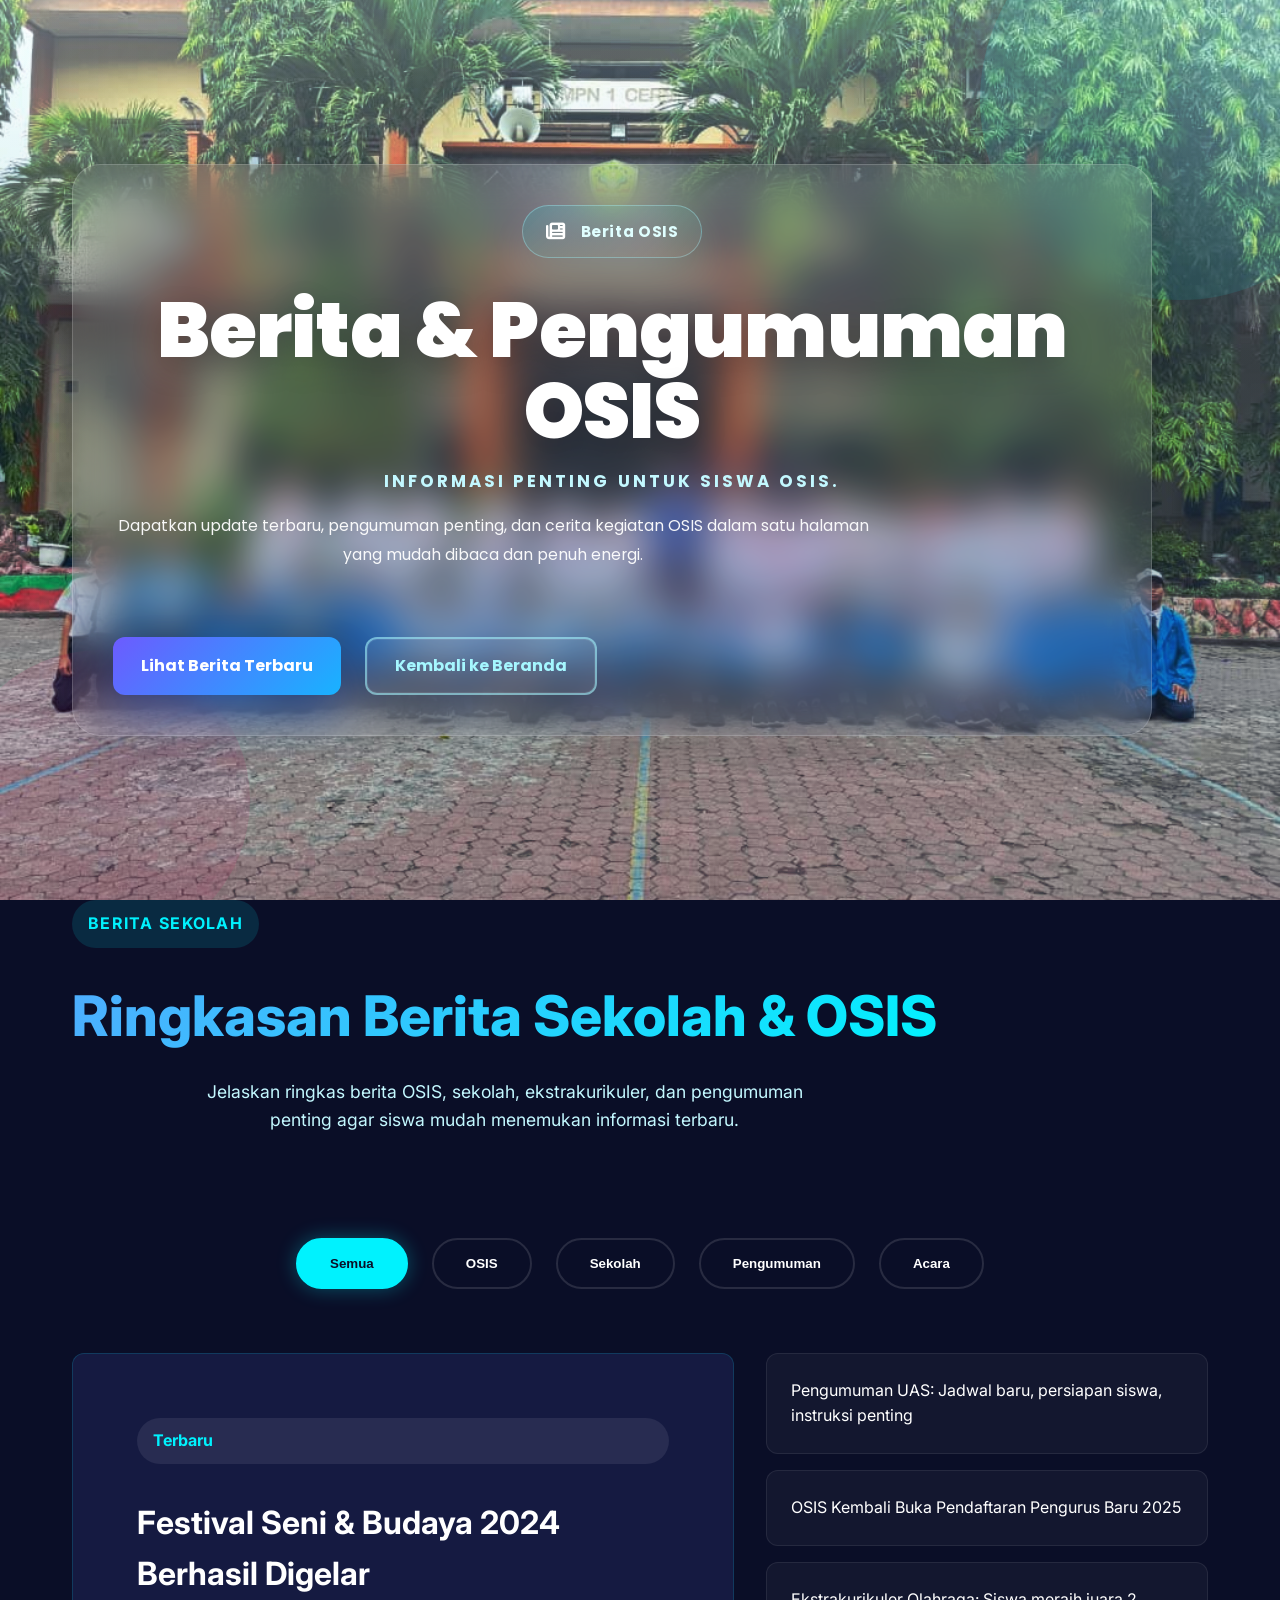
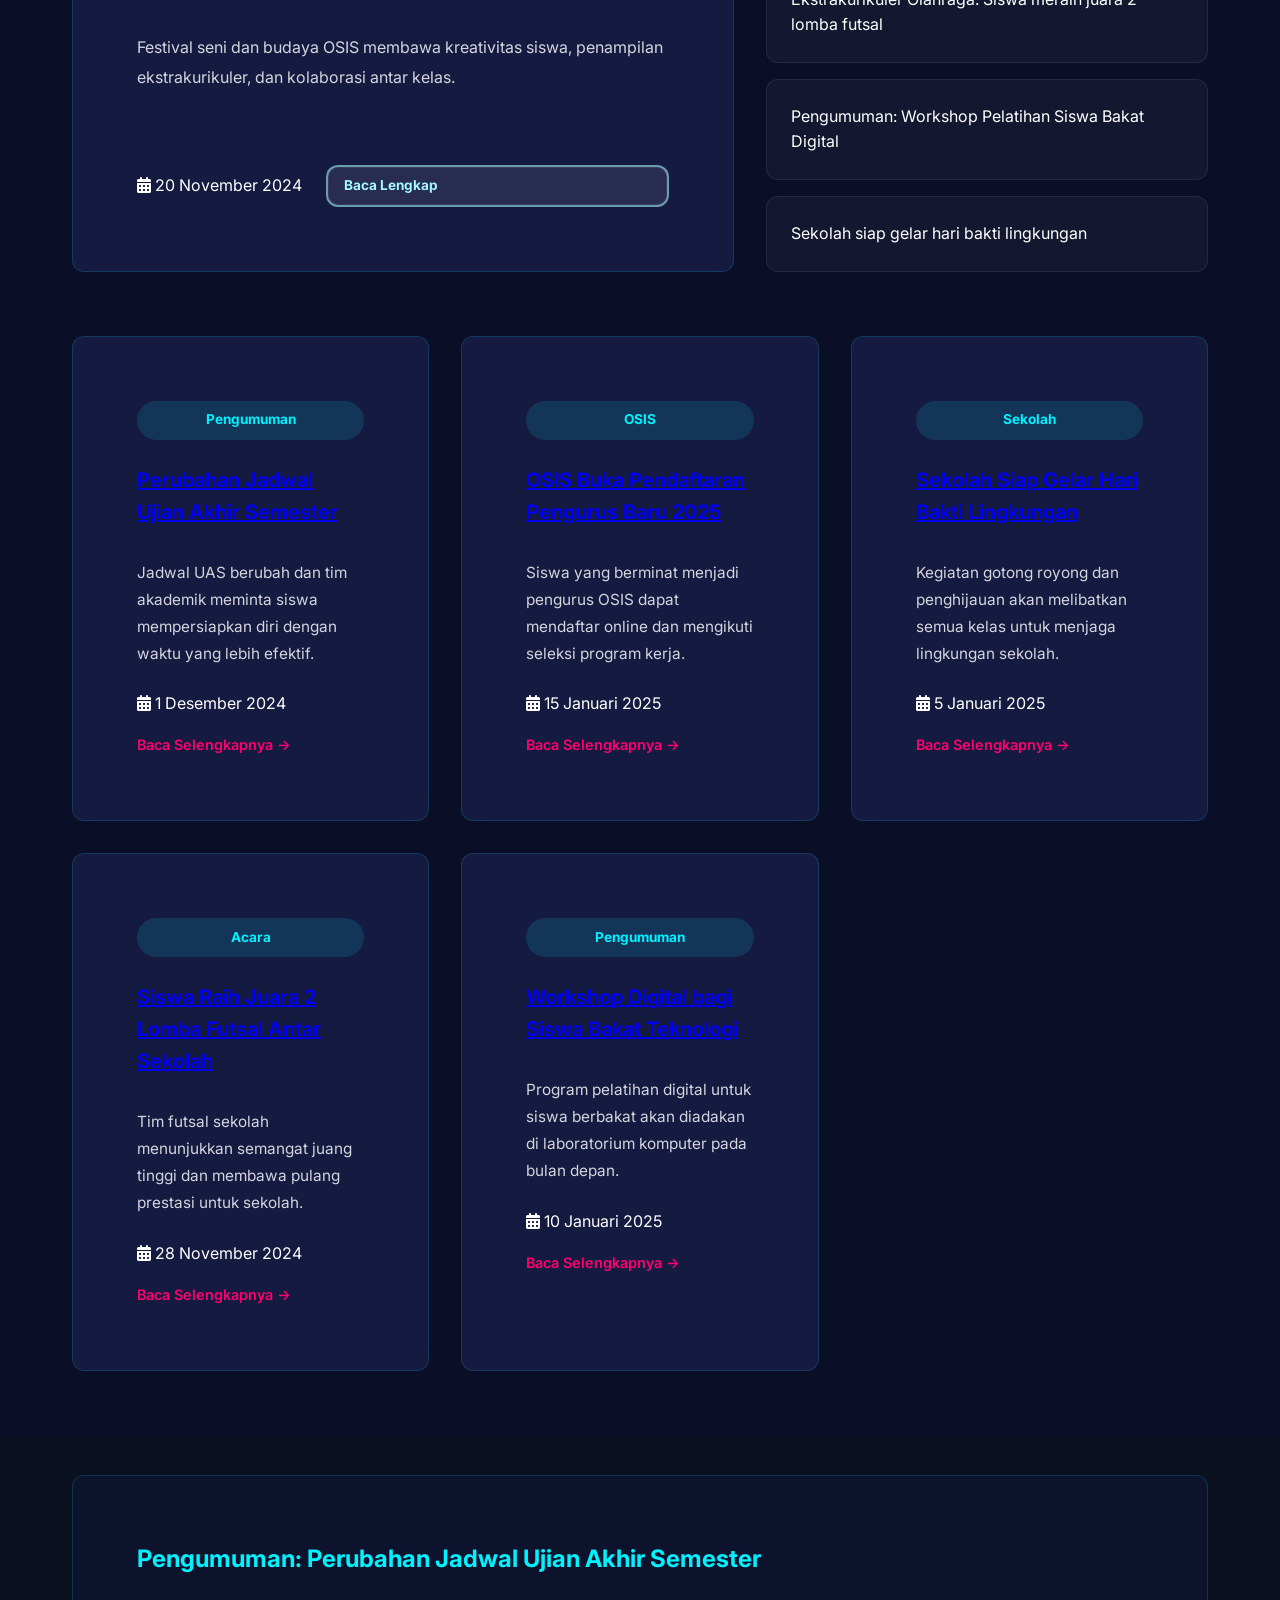
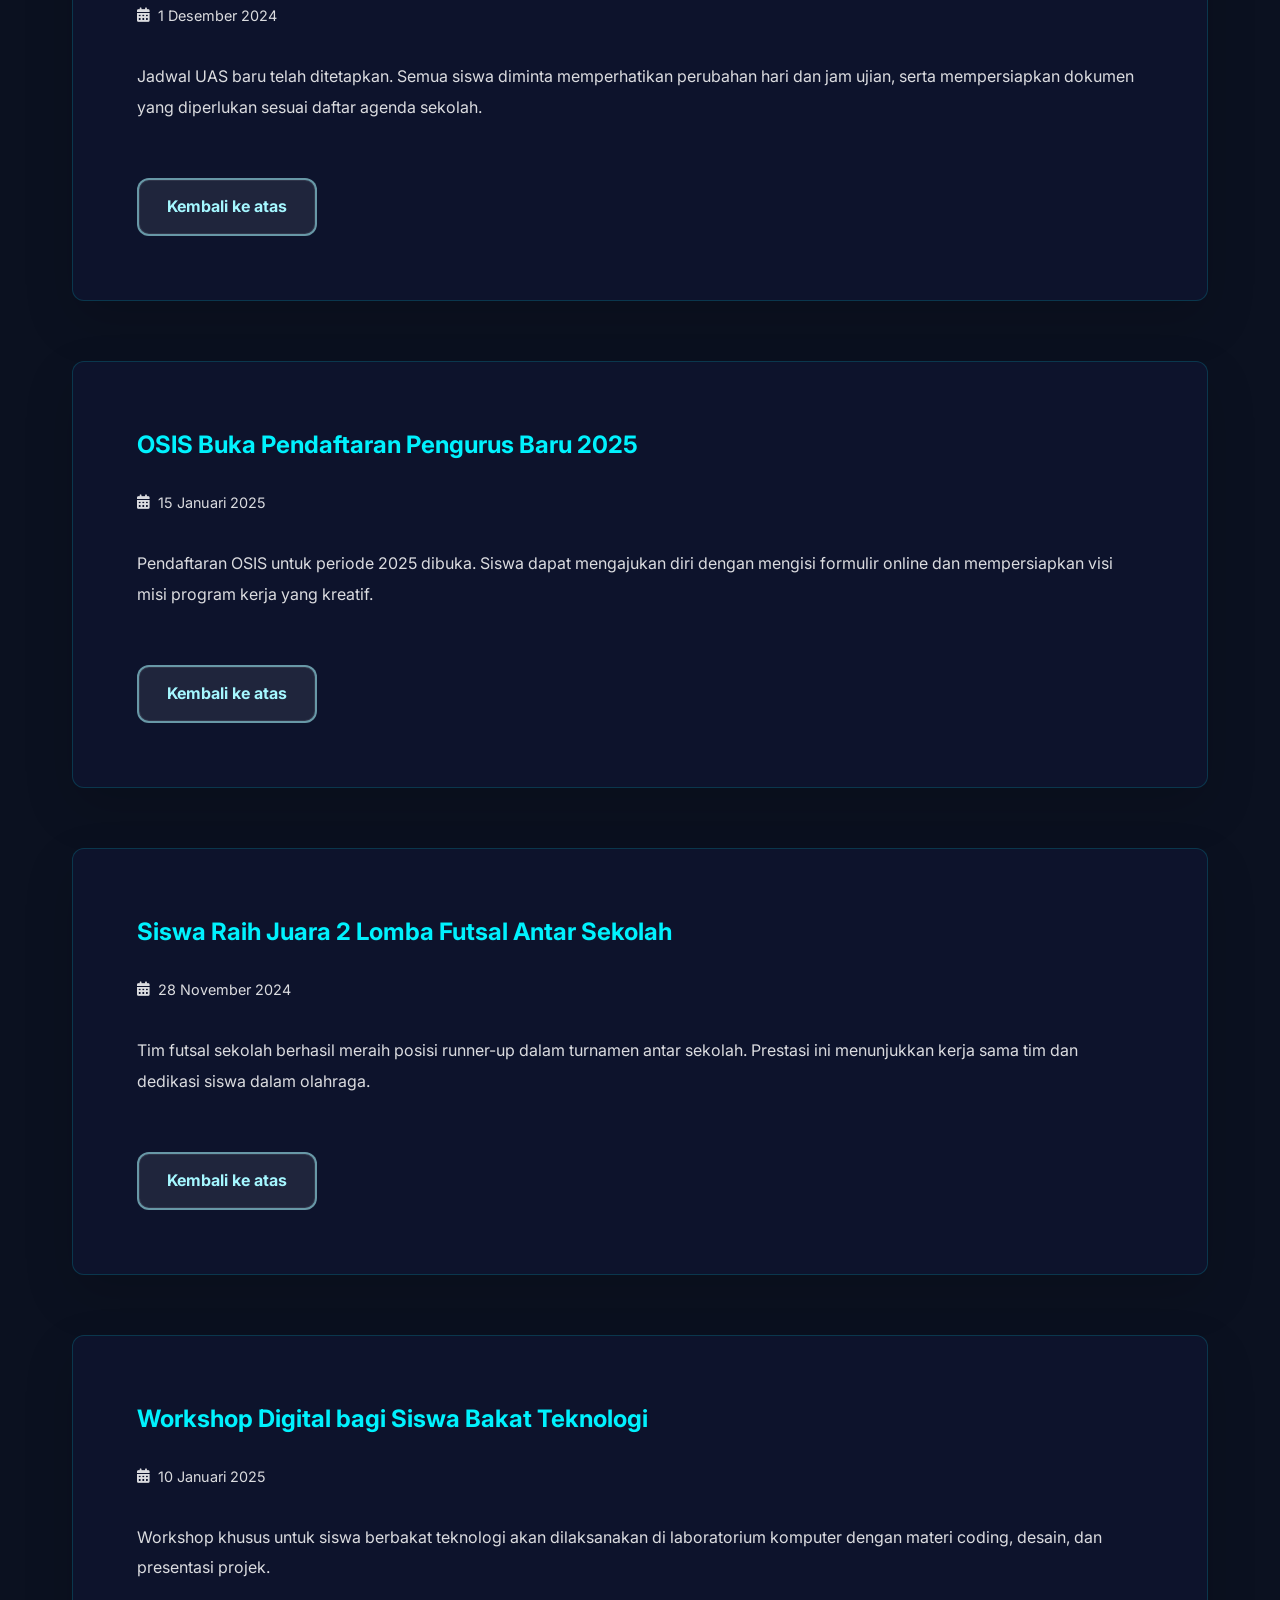
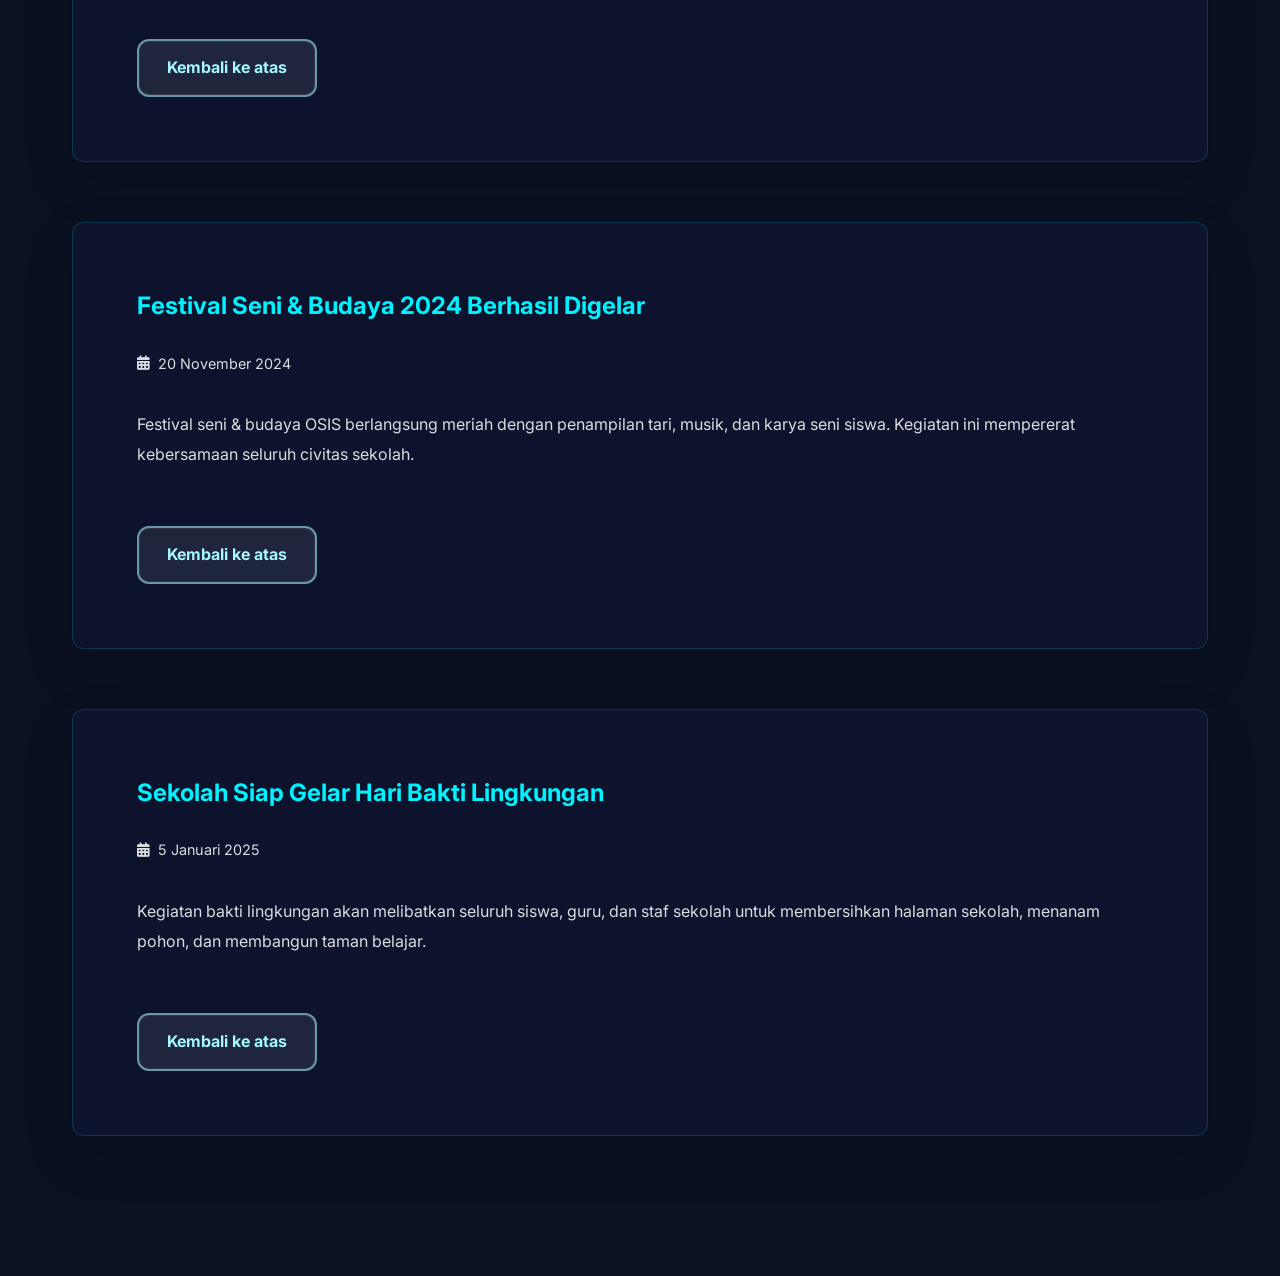
<file: berita.html>
<!DOCTYPE html>
<html lang="id">
<head>
    <meta charset="UTF-8">
    <meta name="viewport" content="width=1024, initial-scale=1.0, user-scalable=no">
    <meta name="description" content="Halaman berita lengkap OSIS - Pengumuman, kegiatan, dan update terbaru.">
    <title>Berita OSIS</title>
    <link rel="stylesheet" href="stylesheet.css">
    <link href="https://fonts.googleapis.com/css2?family=Poppins:wght@300;400;600;700;800;900&family=Inter:wght@400;500;600;700&display=swap" rel="stylesheet">
    <link rel="stylesheet" href="https://cdnjs.cloudflare.com/ajax/libs/font-awesome/6.4.0/css/all.min.css">
</head>
<body>
    <header id="top" class="hero">
        <div class="hero-background">
            <span class="shape shape-1"></span>
            <span class="shape shape-2"></span>
            <span class="shape shape-3"></span>
        </div>
        <div class="container">
            <div class="hero-content" style="text-align: center;">
                <span class="hero-badge">
                    <span class="badge-icon"><i class="fas fa-newspaper"></i></span>
                    <span class="badge-text">Berita OSIS</span>
                </span>
                <h1 class="hero-title">Berita & Pengumuman OSIS</h1>
                <p class="hero-subtitle">Informasi penting untuk siswa OSIS.</p>
                <p class="hero-desc">Dapatkan update terbaru, pengumuman penting, dan cerita kegiatan OSIS dalam satu halaman yang mudah dibaca dan penuh energi.</p>
                <div class="hero-cta">
                    <a href="#berita-list" class="btn btn-primary">Lihat Berita Terbaru</a>
                    <a href="index.html" class="btn btn-secondary">Kembali ke Beranda</a>
                </div>
            </div>
        </div>
    </header>

    <main>
        <section class="berita-lengkap" id="berita-list">
            <div class="container">
                <div class="section-header" style="margin-bottom: 2.5rem;">
                    <div>
                        <p class="section-tag">Berita Sekolah</p>
                        <h2 class="section-title">Ringkasan Berita Sekolah & OSIS</h2>
                        <p class="section-subtitle">Jelaskan ringkas berita OSIS, sekolah, ekstrakurikuler, dan pengumuman penting agar siswa mudah menemukan informasi terbaru.</p>
                    </div>
                </div>

                <div class="berita-filter-bar">
                    <button class="filter-btn active" data-filter="all">Semua</button>
                    <button class="filter-btn" data-filter="osis">OSIS</button>
                    <button class="filter-btn" data-filter="sekolah">Sekolah</button>
                    <button class="filter-btn" data-filter="pengumuman">Pengumuman</button>
                    <button class="filter-btn" data-filter="acara">Acara</button>
                </div>

                <div class="berita-overview-grid">
                    <div class="news-feature-card">
                        <span class="news-label">Terbaru</span>
                        <h3>Festival Seni & Budaya 2024 Berhasil Digelar</h3>
                        <p>Festival seni dan budaya OSIS membawa kreativitas siswa, penampilan ekstrakurikuler, dan kolaborasi antar kelas.</p>
                        <div class="news-footer">
                            <span><i class="fas fa-calendar-alt"></i> 20 November 2024</span>
                            <a href="#news-4" class="btn btn-secondary btn-small">Baca Lengkap</a>
                        </div>
                    </div>
                    <div class="headline-list">
                        <a href="#news-0">Pengumuman UAS: Jadwal baru, persiapan siswa, instruksi penting</a>
                        <a href="#news-1">OSIS Kembali Buka Pendaftaran Pengurus Baru 2025</a>
                        <a href="#news-2">Ekstrakurikuler Olahraga: Siswa meraih juara 2 lomba futsal</a>
                        <a href="#news-3">Pengumuman: Workshop Pelatihan Siswa Bakat Digital</a>
                        <a href="#news-5">Sekolah siap gelar hari bakti lingkungan</a>
                    </div>
                </div>

                <div class="berita-grid">
                    <article class="news-card" data-category="pengumuman">
                        <span class="category-pill">Pengumuman</span>
                        <h3><a href="#news-0">Perubahan Jadwal Ujian Akhir Semester</a></h3>
                        <p class="news-desc">Jadwal UAS berubah dan tim akademik meminta siswa mempersiapkan diri dengan waktu yang lebih efektif.</p>
                        <div class="news-meta">
                            <span><i class="fas fa-calendar-alt"></i> 1 Desember 2024</span>
                            <a href="#news-0" class="berita-link">Baca Selengkapnya →</a>
                        </div>
                    </article>
                    <article class="news-card" data-category="osis">
                        <span class="category-pill">OSIS</span>
                        <h3><a href="#news-1">OSIS Buka Pendaftaran Pengurus Baru 2025</a></h3>
                        <p class="news-desc">Siswa yang berminat menjadi pengurus OSIS dapat mendaftar online dan mengikuti seleksi program kerja.</p>
                        <div class="news-meta">
                            <span><i class="fas fa-calendar-alt"></i> 15 Januari 2025</span>
                            <a href="#news-1" class="berita-link">Baca Selengkapnya →</a>
                        </div>
                    </article>
                    <article class="news-card" data-category="sekolah">
                        <span class="category-pill">Sekolah</span>
                        <h3><a href="#news-5">Sekolah Siap Gelar Hari Bakti Lingkungan</a></h3>
                        <p class="news-desc">Kegiatan gotong royong dan penghijauan akan melibatkan semua kelas untuk menjaga lingkungan sekolah.</p>
                        <div class="news-meta">
                            <span><i class="fas fa-calendar-alt"></i> 5 Januari 2025</span>
                            <a href="#news-5" class="berita-link">Baca Selengkapnya →</a>
                        </div>
                    </article>
                    <article class="news-card" data-category="acara">
                        <span class="category-pill">Acara</span>
                        <h3><a href="#news-2">Siswa Raih Juara 2 Lomba Futsal Antar Sekolah</a></h3>
                        <p class="news-desc">Tim futsal sekolah menunjukkan semangat juang tinggi dan membawa pulang prestasi untuk sekolah.</p>
                        <div class="news-meta">
                            <span><i class="fas fa-calendar-alt"></i> 28 November 2024</span>
                            <a href="#news-2" class="berita-link">Baca Selengkapnya →</a>
                        </div>
                    </article>
                    <article class="news-card" data-category="pengumuman">
                        <span class="category-pill">Pengumuman</span>
                        <h3><a href="#news-3">Workshop Digital bagi Siswa Bakat Teknologi</a></h3>
                        <p class="news-desc">Program pelatihan digital untuk siswa berbakat akan diadakan di laboratorium komputer pada bulan depan.</p>
                        <div class="news-meta">
                            <span><i class="fas fa-calendar-alt"></i> 10 Januari 2025</span>
                            <a href="#news-3" class="berita-link">Baca Selengkapnya →</a>
                        </div>
                    </article>
                </div>
            </div>
        </section>

        <section class="berita-detail" style="padding: 40px 0 80px; background: #0b1120;">
            <div class="container">
                <div id="news-0" class="berita-article" style="margin-bottom: 60px;">
                    <h2>Pengumuman: Perubahan Jadwal Ujian Akhir Semester</h2>
                    <p class="berita-date"><i class="fas fa-calendar-alt"></i> 1 Desember 2024</p>
                    <p>Jadwal UAS baru telah ditetapkan. Semua siswa diminta memperhatikan perubahan hari dan jam ujian, serta mempersiapkan dokumen yang diperlukan sesuai daftar agenda sekolah.</p>
                    <a href="#top" class="btn btn-secondary">Kembali ke atas</a>
                </div>
                <div id="news-1" class="berita-article" style="margin-bottom: 60px;">
                    <h2>OSIS Buka Pendaftaran Pengurus Baru 2025</h2>
                    <p class="berita-date"><i class="fas fa-calendar-alt"></i> 15 Januari 2025</p>
                    <p>Pendaftaran OSIS untuk periode 2025 dibuka. Siswa dapat mengajukan diri dengan mengisi formulir online dan mempersiapkan visi misi program kerja yang kreatif.</p>
                    <a href="#top" class="btn btn-secondary">Kembali ke atas</a>
                </div>
                <div id="news-2" class="berita-article" style="margin-bottom: 60px;">
                    <h2>Siswa Raih Juara 2 Lomba Futsal Antar Sekolah</h2>
                    <p class="berita-date"><i class="fas fa-calendar-alt"></i> 28 November 2024</p>
                    <p>Tim futsal sekolah berhasil meraih posisi runner-up dalam turnamen antar sekolah. Prestasi ini menunjukkan kerja sama tim dan dedikasi siswa dalam olahraga.</p>
                    <a href="#top" class="btn btn-secondary">Kembali ke atas</a>
                </div>
                <div id="news-3" class="berita-article" style="margin-bottom: 60px;">
                    <h2>Workshop Digital bagi Siswa Bakat Teknologi</h2>
                    <p class="berita-date"><i class="fas fa-calendar-alt"></i> 10 Januari 2025</p>
                    <p>Workshop khusus untuk siswa berbakat teknologi akan dilaksanakan di laboratorium komputer dengan materi coding, desain, dan presentasi projek.</p>
                    <a href="#top" class="btn btn-secondary">Kembali ke atas</a>
                </div>
                <div id="news-4" class="berita-article" style="margin-bottom: 60px;">
                    <h2>Festival Seni & Budaya 2024 Berhasil Digelar</h2>
                    <p class="berita-date"><i class="fas fa-calendar-alt"></i> 20 November 2024</p>
                    <p>Festival seni & budaya OSIS berlangsung meriah dengan penampilan tari, musik, dan karya seni siswa. Kegiatan ini mempererat kebersamaan seluruh civitas sekolah.</p>
                    <a href="#top" class="btn btn-secondary">Kembali ke atas</a>
                </div>
                <div id="news-5" class="berita-article" style="margin-bottom: 60px;">
                    <h2>Sekolah Siap Gelar Hari Bakti Lingkungan</h2>
                    <p class="berita-date"><i class="fas fa-calendar-alt"></i> 5 Januari 2025</p>
                    <p>Kegiatan bakti lingkungan akan melibatkan seluruh siswa, guru, dan staf sekolah untuk membersihkan halaman sekolah, menanam pohon, dan membangun taman belajar.</p>
                    <a href="#top" class="btn btn-secondary">Kembali ke atas</a>
                </div>
            </div>
        </section>
    </main>
    <script src="main.js"></script>
</body>
</html>
</file>
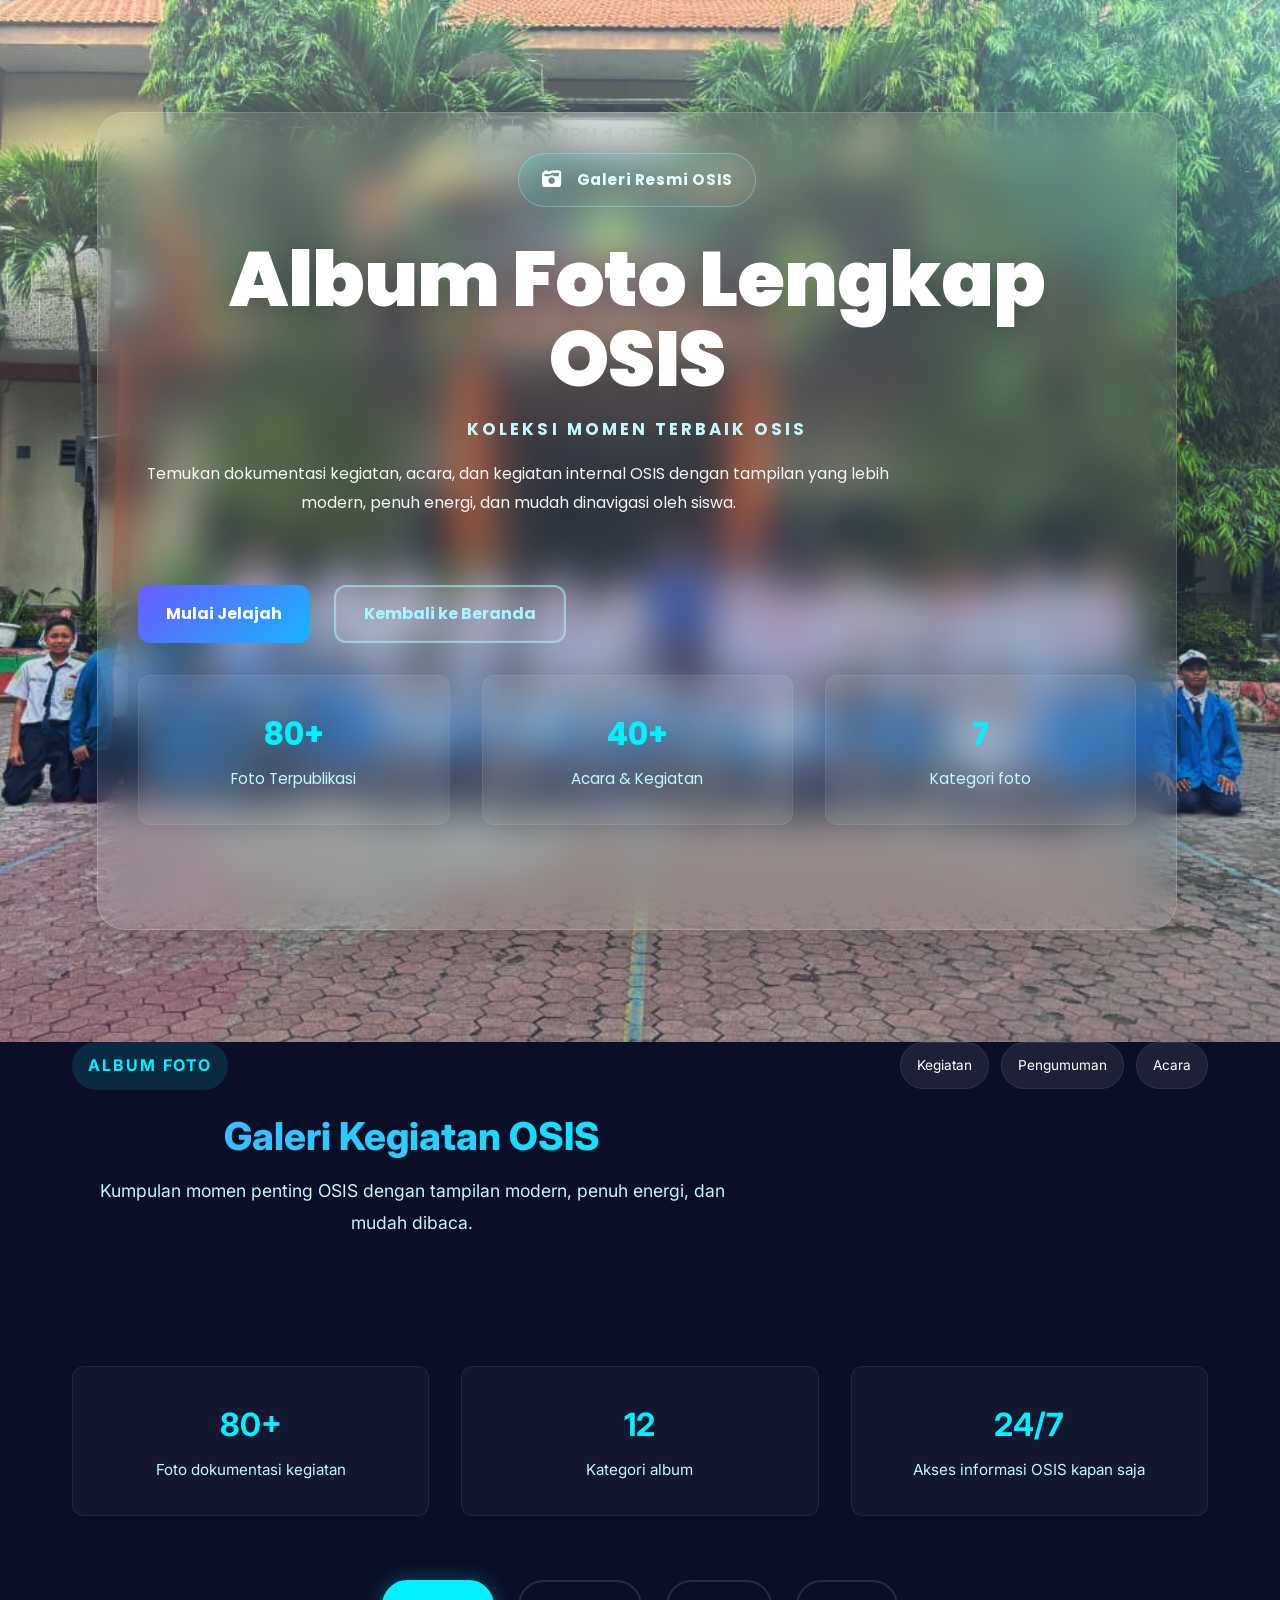
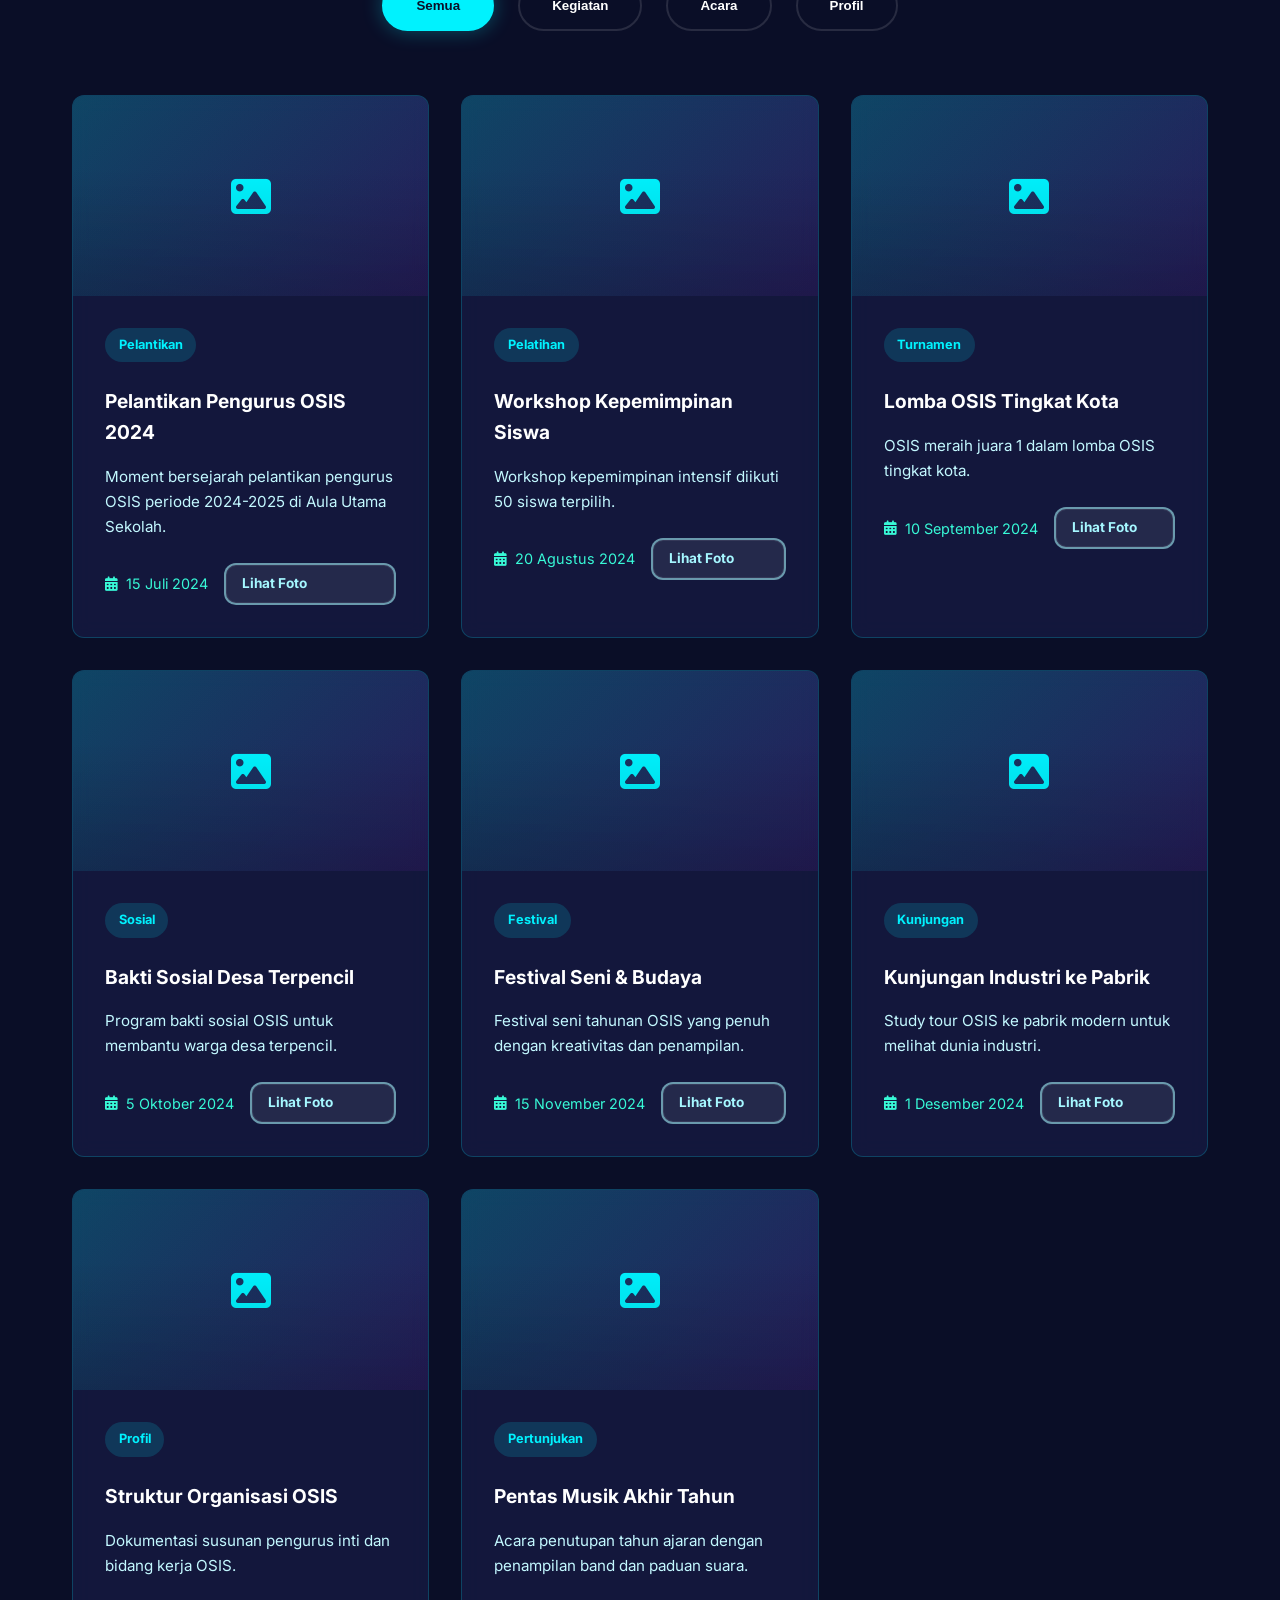
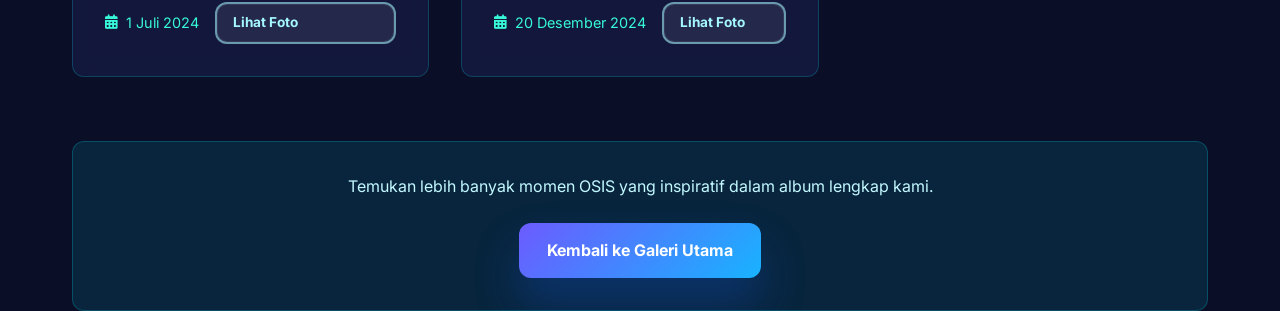
<file: galeri.html>
<!DOCTYPE html>
<html lang="id">
<head>
    <meta charset="UTF-8">
    <meta name="viewport" content="width=1024, initial-scale=1.0, user-scalable=no">
    <meta name="description" content="Album foto lengkap OSIS - Dokumentasi kegiatan dan acara OSIS sekolah.">
    <title>Album Lengkap OSIS</title>
    <link rel="stylesheet" href="stylesheet.css">
    <link href="https://fonts.googleapis.com/css2?family=Poppins:wght@300;400;600;700;800;900&family=Inter:wght@400;500;600;700&display=swap" rel="stylesheet">
    <link rel="stylesheet" href="https://cdnjs.cloudflare.com/ajax/libs/font-awesome/6.4.0/css/all.min.css">
</head>
<body>
    <header class="hero">
        <div class="hero-background">
            <span class="shape shape-1"></span>
            <span class="shape shape-2"></span>
            <span class="shape shape-3"></span>
        </div>
        <div class="container">
            <div class="hero-content" style="text-align: center;">
                <span class="hero-badge">
                    <span class="badge-icon"><i class="fas fa-camera-retro"></i></span>
                    <span class="badge-text">Galeri Resmi OSIS</span>
                </span>
                <h1 class="hero-title">Album Foto Lengkap OSIS</h1>
                <p class="hero-subtitle">Koleksi momen terbaik OSIS</p>
                <p class="hero-desc">Temukan dokumentasi kegiatan, acara, dan kegiatan internal OSIS dengan tampilan yang lebih modern, penuh energi, dan mudah dinavigasi oleh siswa.</p>
                <div class="hero-cta">
                    <a href="#galeri" class="btn btn-primary">Mulai Jelajah</a>
                    <a href="index.html#galeri" class="btn btn-secondary">Kembali ke Beranda</a>
                </div>
                <div class="galeri-stats" style="margin-top: 2rem;">
                    <div class="galeri-stat-card">
                        <h3>80+</h3>
                        <p>Foto Terpublikasi</p>
                    </div>
                    <div class="galeri-stat-card">
                        <h3>40+</h3>
                        <p>Acara & Kegiatan</p>
                    </div>
                    <div class="galeri-stat-card">
                        <h3>7</h3>
                        <p>Kategori foto</p>
                    </div>
                </div>
            </div>
        </div>
    </header>

    <main>
        <section class="galeri-lengkap" id="galeri">
            <div class="container">
                <div class="galeri-header">
                    <div>
                        <p class="section-tag">Album Foto</p>
                        <h2 class="section-title">Galeri Kegiatan OSIS</h2>
                        <p class="section-subtitle">Kumpulan momen penting OSIS dengan tampilan modern, penuh energi, dan mudah dibaca.</p>
                    </div>
                    <div class="galeri-badges">
                        <span class="category-badge">Kegiatan</span>
                        <span class="category-badge">Pengumuman</span>
                        <span class="category-badge">Acara</span>
                    </div>
                </div>

                <div class="galeri-stats">
                    <div class="galeri-stat-card">
                        <h3>80+</h3>
                        <p>Foto dokumentasi kegiatan</p>
                    </div>
                    <div class="galeri-stat-card">
                        <h3>12</h3>
                        <p>Kategori album</p>
                    </div>
                    <div class="galeri-stat-card">
                        <h3>24/7</h3>
                        <p>Akses informasi OSIS kapan saja</p>
                    </div>
                </div>

                <div class="galeri-filter">
                    <button class="filter-btn active">Semua</button>
                    <button class="filter-btn">Kegiatan</button>
                    <button class="filter-btn">Acara</button>
                    <button class="filter-btn">Profil</button>
                </div>

                <div class="galeri-grid">
                    <div class="galeri-item" data-category="kegiatan">
                        <div class="galeri-photo">
                            <div class="photo-placeholder"><i class="fas fa-image"></i></div>
                        </div>
                        <div class="galeri-info">
                            <span class="galeri-chip">Pelantikan</span>
                            <h4>Pelantikan Pengurus OSIS 2024</h4>
                            <p class="galeri-desc">Moment bersejarah pelantikan pengurus OSIS periode 2024-2025 di Aula Utama Sekolah.</p>
                            <div class="galeri-meta">
                                <div class="galeri-date"><i class="fas fa-calendar-alt"></i> 15 Juli 2024</div>
                                <a href="index.html#galeri" class="btn btn-secondary btn-small">Lihat Foto</a>
                            </div>
                        </div>
                    </div>

                    <div class="galeri-item" data-category="kegiatan">
                        <div class="galeri-photo">
                            <div class="photo-placeholder"><i class="fas fa-image"></i></div>
                        </div>
                        <div class="galeri-info">
                            <span class="galeri-chip">Pelatihan</span>
                            <h4>Workshop Kepemimpinan Siswa</h4>
                            <p class="galeri-desc">Workshop kepemimpinan intensif diikuti 50 siswa terpilih.</p>
                            <div class="galeri-meta">
                                <div class="galeri-date"><i class="fas fa-calendar-alt"></i> 20 Agustus 2024</div>
                                <a href="index.html#galeri" class="btn btn-secondary btn-small">Lihat Foto</a>
                            </div>
                        </div>
                    </div>

                    <div class="galeri-item" data-category="acara">
                        <div class="galeri-photo">
                            <div class="photo-placeholder"><i class="fas fa-image"></i></div>
                        </div>
                        <div class="galeri-info">
                            <span class="galeri-chip">Turnamen</span>
                            <h4>Lomba OSIS Tingkat Kota</h4>
                            <p class="galeri-desc">OSIS meraih juara 1 dalam lomba OSIS tingkat kota.</p>
                            <div class="galeri-meta">
                                <div class="galeri-date"><i class="fas fa-calendar-alt"></i> 10 September 2024</div>
                                <a href="index.html#galeri" class="btn btn-secondary btn-small">Lihat Foto</a>
                            </div>
                        </div>
                    </div>

                    <div class="galeri-item" data-category="kegiatan">
                        <div class="galeri-photo">
                            <div class="photo-placeholder"><i class="fas fa-image"></i></div>
                        </div>
                        <div class="galeri-info">
                            <span class="galeri-chip">Sosial</span>
                            <h4>Bakti Sosial Desa Terpencil</h4>
                            <p class="galeri-desc">Program bakti sosial OSIS untuk membantu warga desa terpencil.</p>
                            <div class="galeri-meta">
                                <div class="galeri-date"><i class="fas fa-calendar-alt"></i> 5 Oktober 2024</div>
                                <a href="index.html#galeri" class="btn btn-secondary btn-small">Lihat Foto</a>
                            </div>
                        </div>
                    </div>

                    <div class="galeri-item" data-category="acara">
                        <div class="galeri-photo">
                            <div class="photo-placeholder"><i class="fas fa-image"></i></div>
                        </div>
                        <div class="galeri-info">
                            <span class="galeri-chip">Festival</span>
                            <h4>Festival Seni & Budaya</h4>
                            <p class="galeri-desc">Festival seni tahunan OSIS yang penuh dengan kreativitas dan penampilan.</p>
                            <div class="galeri-meta">
                                <div class="galeri-date"><i class="fas fa-calendar-alt"></i> 15 November 2024</div>
                                <a href="index.html#galeri" class="btn btn-secondary btn-small">Lihat Foto</a>
                            </div>
                        </div>
                    </div>

                    <div class="galeri-item" data-category="kegiatan">
                        <div class="galeri-photo">
                            <div class="photo-placeholder"><i class="fas fa-image"></i></div>
                        </div>
                        <div class="galeri-info">
                            <span class="galeri-chip">Kunjungan</span>
                            <h4>Kunjungan Industri ke Pabrik</h4>
                            <p class="galeri-desc">Study tour OSIS ke pabrik modern untuk melihat dunia industri.</p>
                            <div class="galeri-meta">
                                <div class="galeri-date"><i class="fas fa-calendar-alt"></i> 1 Desember 2024</div>
                                <a href="index.html#galeri" class="btn btn-secondary btn-small">Lihat Foto</a>
                            </div>
                        </div>
                    </div>

                    <div class="galeri-item" data-category="profil">
                        <div class="galeri-photo">
                            <div class="photo-placeholder"><i class="fas fa-image"></i></div>
                        </div>
                        <div class="galeri-info">
                            <span class="galeri-chip">Profil</span>
                            <h4>Struktur Organisasi OSIS</h4>
                            <p class="galeri-desc">Dokumentasi susunan pengurus inti dan bidang kerja OSIS.</p>
                            <div class="galeri-meta">
                                <div class="galeri-date"><i class="fas fa-calendar-alt"></i> 1 Juli 2024</div>
                                <a href="index.html#galeri" class="btn btn-secondary btn-small">Lihat Foto</a>
                            </div>
                        </div>
                    </div>

                    <div class="galeri-item" data-category="acara">
                        <div class="galeri-photo">
                            <div class="photo-placeholder"><i class="fas fa-image"></i></div>
                        </div>
                        <div class="galeri-info">
                            <span class="galeri-chip">Pertunjukan</span>
                            <h4>Pentas Musik Akhir Tahun</h4>
                            <p class="galeri-desc">Acara penutupan tahun ajaran dengan penampilan band dan paduan suara.</p>
                            <div class="galeri-meta">
                                <div class="galeri-date"><i class="fas fa-calendar-alt"></i> 20 Desember 2024</div>
                                <a href="index.html#galeri" class="btn btn-secondary btn-small">Lihat Foto</a>
                            </div>
                        </div>
                    </div>
                </div>

                <div class="galeri-cta">
                    <p>Temukan lebih banyak momen OSIS yang inspiratif dalam album lengkap kami.</p>
                    <a href="index.html#galeri" class="btn btn-primary">Kembali ke Galeri Utama</a>
                </div>
            </div>
        </section>
    </main>
</body>
</html>
</file>
<file: stylesheet.css>
/* ============================================
   OSIS WEBSITE - COMPLETE MODERN DESIGN
   ============================================ */

:root {
    /* Colors */
    --dark-bg: #0a0e27;
    --dark-secondary: #0f1535;
    --dark-card: #1a1f4b;
    --neon-cyan: #00f2fe;
    --neon-pink: #ff006e;
    --neon-purple: #8338ec;
    --neon-lime: #38f9d7;
    --text-light: #ffffff;
    --text-muted: #c3f8ff;
    
    /* Gradients */
    --gradient-primary: linear-gradient(135deg, #667eea 0%, #764ba2 100%);
    --gradient-secondary: linear-gradient(135deg, #f093fb 0%, #f5576c 100%);
    --gradient-tertiary: linear-gradient(135deg, #4facfe 0%, #00f2fe 100%);
    
    /* Spacing */
    --spacing-xs: 0.5rem;
    --spacing-sm: 1rem;
    --spacing-md: 1.5rem;
    --spacing-lg: 2rem;
    --spacing-xl: 3rem;
    --spacing-2xl: 4rem;
    
    /* Border & Shadow */
    --border-radius: 12px;
    --shadow: 0 8px 32px rgba(0, 0, 0, 0.3);
    --shadow-lg: 0 20px 60px rgba(0, 0, 0, 0.4);
    --glow-cyan: 0 0 20px rgba(0, 242, 254, 0.3);
    --glow-pink: 0 0 20px rgba(255, 0, 110, 0.3);
    
    /* Transitions */
    --transition: 0.3s cubic-bezier(0.4, 0, 0.2, 1);
    --transition-slow: 0.6s cubic-bezier(0.4, 0, 0.2, 1);
}

* {
    margin: 0;
    padding: 0;
    box-sizing: border-box;
}

html {
    scroll-behavior: smooth;
}

body {
    font-family: 'Inter', sans-serif;
    background-color: var(--dark-bg);
    color: var(--text-light);
    overflow-x: hidden;
    line-height: 1.6;
}

.container {
    max-width: 1200px;
    margin: 0 auto;
    padding: 0 var(--spacing-lg);
}

/* ========== LOADING SCREEN ========== */
.loading-screen {
    position: fixed;
    top: 0;
    left: 0;
    width: 100%;
    height: 100%;
    background: linear-gradient(135deg, #0a0e27 0%, #1a1f4b 100%);
    display: flex;
    flex-direction: column;
    justify-content: center;
    align-items: center;
    z-index: 9999;
    animation: fadeOut 0.6s ease-in-out 2s forwards;
}

.loader {
    width: 50px;
    height: 50px;
    border: 3px solid rgba(0, 242, 254, 0.2);
    border-radius: 50%;
    border-top-color: var(--neon-cyan);
    animation: spin 1s linear infinite;
}

.loading-screen p {
    margin-top: var(--spacing-md);
    color: var(--neon-cyan);
    font-weight: 600;
    animation: pulse 1.5s ease-in-out infinite;
}

@keyframes spin {
    to { transform: rotate(360deg); }
}

@keyframes fadeOut {
    to {
        opacity: 0;
        visibility: hidden;
    }
}

/* ========== NAVBAR ========== */
.navbar {
    position: sticky;
    top: 0;
    background: rgba(10, 14, 39, 0.8);
    backdrop-filter: blur(10px);
    border-bottom: 1px solid rgba(0, 242, 254, 0.1);
    z-index: 1000;
    box-shadow: 0 4px 20px rgba(0, 0, 0, 0.3);
    animation: slideDown 0.6s ease-out;
}

@keyframes slideDown {
    from {
        transform: translateY(-100%);
        opacity: 0;
    }
    to {
        transform: translateY(0);
        opacity: 1;
    }
}

.nav-container {
    max-width: 1200px;
    margin: 0 auto;
    padding: 1rem var(--spacing-lg);
    display: flex;
    justify-content: space-between;
    align-items: center;
}

.nav-logo {
    font-size: 1.8rem;
    font-weight: 800;
    display: flex;
    align-items: center;
    gap: var(--spacing-sm);
    background: var(--gradient-tertiary);
    -webkit-background-clip: text;
    -webkit-text-fill-color: transparent;
    cursor: pointer;
    transition: var(--transition);
}

.nav-logo:hover {
    transform: scale(1.05);
    text-shadow: 0 0 20px rgba(0, 242, 254, 0.3);
}

.nav-logo i {
    font-size: 2rem;
    background: var(--gradient-tertiary);
    -webkit-background-clip: text;
    -webkit-text-fill-color: transparent;
}

.nav-menu {
    display: flex;
    list-style: none;
    gap: var(--spacing-lg);
    flex-wrap: nowrap;
    overflow-x: auto;
    overflow-y: hidden;
    padding-bottom: 0.2rem;
    -webkit-overflow-scrolling: touch;
    flex: 1 1 auto;
    min-width: 0;
}

.nav-menu li {
    flex: 0 0 auto;
}

.nav-menu::-webkit-scrollbar {
    height: 6px;
}

.nav-menu::-webkit-scrollbar-thumb {
    background: rgba(255, 255, 255, 0.2);
    border-radius: 999px;
}

.nav-link {
    color: var(--text-light);
    text-decoration: none;
    font-weight: 500;
    position: relative;
    transition: color var(--transition);
    cursor: pointer;
}

.nav-link::after {
    content: '';
    position: absolute;
    bottom: -4px;
    left: 0;
    width: 0;
    height: 2px;
    background: var(--gradient-primary);
    transition: width var(--transition);
}

.nav-link:hover,
.nav-link.active {
    color: var(--neon-cyan);
}

.nav-link:hover::after,
.nav-link.active::after {
    width: 100%;
}

.nav-toggle {
    display: none;
    flex-direction: column;
    cursor: pointer;
    gap: 6px;
}

.nav-toggle span {
    width: 25px;
    height: 3px;
    background: var(--neon-cyan);
    border-radius: 2px;
    transition: all var(--transition);
}

.nav-toggle.active span:nth-child(1) {
    transform: rotate(45deg) translate(10px, 10px);
}

.nav-toggle.active span:nth-child(2) {
    opacity: 0;
}

.nav-toggle.active span:nth-child(3) {
    transform: rotate(-45deg) translate(8px, -8px);
}

/* ========== HERO SECTION ========== */
.hero {
    min-height: 100vh;
    display: flex;
    align-items: center;
    justify-content: center;
    position: relative;
    overflow: hidden;
    padding: calc(var(--spacing-2xl) + 3rem) 0;
    background: linear-gradient(135deg, rgba(7, 11, 24, 0.35) 0%, rgba(14, 21, 49, 0.40) 100%),
        url("WhatsApp Image 2026-04-06 at 15.27.26.jpeg");
    background-size: cover;
    background-position: center center;
    background-repeat: no-repeat;
    background-attachment: scroll;
    background-blend-mode: overlay;
    font-family: 'Poppins', sans-serif;
    width: 100%;
    max-width: 100vw;
}

.hero::before {
    content: '';
    position: absolute;
    inset: 0;
    background: radial-gradient(circle at top left, rgba(255, 255, 255, 0.2), transparent 30%),
        linear-gradient(180deg, rgba(255, 255, 255, 0.08), rgba(10, 14, 39, 0.22));
    z-index: 1;
    pointer-events: none;
}

.hero-background {
    position: absolute;
    width: 100%;
    height: 100%;
    top: 0;
    left: 0;
    z-index: 0;
}

.shape {
    position: absolute;
    opacity: 0.1;
}

.shape-1 {
    width: 400px;
    height: 400px;
    background: var(--neon-cyan);
    border-radius: 50%;
    top: -100px;
    right: -100px;
    animation: float 20s ease-in-out infinite;
}

.shape-2 {
    width: 300px;
    height: 300px;
    background: var(--neon-pink);
    border-radius: 50%;
    bottom: -50px;
    left: -50px;
    animation: float 25s ease-in-out infinite reverse;
}

.shape-3 {
    width: 200px;
    height: 200px;
    background: var(--neon-purple);
    border-radius: 50%;
    top: 50%;
    left: 50%;
    animation: float 30s ease-in-out infinite;
}

@keyframes float {
    0%, 100% { transform: translateY(0px); }
    50% { transform: translateY(30px); }
}

.hero-content {
    position: relative;
    z-index: 2;
    text-align: left;
    animation: fadeInUp 1s ease-out 0.3s both;
    width: min(100%, 1080px);
    padding: 2.5rem 2.5rem;
    border-radius: 28px;
    background: rgba(255, 255, 255, 0.08);
    border: 1px solid rgba(255, 255, 255, 0.16);
    box-shadow: 0 20px 50px rgba(0, 0, 0, 0.18);
    backdrop-filter: blur(20px);
}

.hero-badge {
    display: inline-flex;
    align-items: center;
    gap: var(--spacing-sm);
    background: linear-gradient(135deg, rgba(0, 242, 254, 0.16), rgba(167, 255, 247, 0.08));
    border: 1px solid rgba(165, 247, 255, 0.35);
    border-radius: 999px;
    padding: 0.85rem 1.4rem;
    margin-bottom: var(--spacing-lg);
    animation: slideInDown 0.6s ease-out;
    box-shadow: 0 18px 40px rgba(0, 242, 254, 0.12);
}

.badge-icon {
    font-size: 1.2rem;
    display: flex;
    align-items: center;
    justify-content: center;
}

.badge-text {
    color: #e0ffff;
    font-weight: 700;
    font-size: 0.95rem;
    letter-spacing: 0.04em;
}

.hero-title {
    font-size: clamp(2.8rem, 6vw, 4.8rem);
    font-weight: 900;
    letter-spacing: -0.8px;
    margin-bottom: 1rem;
    color: #ffffff;
    text-shadow: 0 12px 30px rgba(0, 0, 0, 0.18);
    line-height: 1.05;
    animation: fadeInUp 1s ease-out 0.5s both;
}

.hero-subtitle {
    font-size: 1.05rem;
    color: #c3f8ff;
    font-weight: 700;
    margin-bottom: 1rem;
    text-transform: uppercase;
    letter-spacing: 0.18em;
    animation: fadeInUp 1s ease-out 0.55s both;
}

.hero-desc {
    font-size: 0.98rem;
    color: rgba(255, 255, 255, 0.95);
    max-width: 760px;
    margin: 0 0 calc(var(--spacing-2xl) + 0.25rem) 0;
    line-height: 1.85;
    text-shadow: none;
    animation: fadeInUp 1s ease-out 0.7s both;
}

.hero-cta {
    display: flex;
    gap: var(--spacing-md);
    justify-content: flex-start;
    flex-wrap: wrap;
    margin-top: var(--spacing-lg);
    animation: fadeInUp 1s ease-out 0.8s both;
}

.btn {
    display: inline-flex;
    align-items: center;
    gap: var(--spacing-sm);
    padding: 0.9rem 1.75rem;
    border: none;
    border-radius: var(--border-radius);
    font-size: 1rem;
    font-weight: 700;
    cursor: pointer;
    transition: all var(--transition);
    text-decoration: none;
    position: relative;
    overflow: hidden;
}

@keyframes fadeInUp {
    from {
        opacity: 0;
        transform: translateY(30px);
    }
    to {
        opacity: 1;
        transform: translateY(0);
    }
}

@keyframes slideInDown {
    from {
        opacity: 0;
        transform: translateY(-20px);
    }
    to {
        opacity: 1;
        transform: translateY(0);
    }
}

/* ========== BUTTONS ========== */
.btn::before {
    content: '';
    position: absolute;
    top: 0;
    left: -100%;
    width: 100%;
    height: 100%;
    background: rgba(255, 255, 255, 0.1);
    transition: left var(--transition);
    z-index: -1;
}

.btn:hover::before {
    left: 100%;
}

.btn-primary {
    background: linear-gradient(135deg, #6c5bff 0%, #18b3ff 100%);
    color: white;
    box-shadow: 0 25px 45px rgba(25, 98, 255, 0.25);
}

.btn-primary:hover {
    transform: translateY(-4px);
    box-shadow: 0 30px 60px rgba(25, 98, 255, 0.35);
}

.btn-secondary {
    background: rgba(255, 255, 255, 0.08);
    color: #a5f7ff;
    border: 2px solid rgba(165, 247, 255, 0.55);
    box-shadow: inset 0 0 0 1px rgba(255, 255, 255, 0.08);
}

.btn-secondary:hover {
    background: rgba(165, 247, 255, 0.12);
    box-shadow: 0 18px 40px rgba(11, 179, 233, 0.18);
}

.btn-large {
    padding: 1rem 2rem;
    font-size: 1.1rem;
}

/* ========== STATS SECTION ========== */
.stats-section {
    background: linear-gradient(135deg, rgba(26, 31, 75, 0.5) 0%, rgba(131, 56, 236, 0.1) 100%);
    padding: var(--spacing-2xl) 0;
    border-top: 1px solid rgba(0, 242, 254, 0.1);
    border-bottom: 1px solid rgba(0, 242, 254, 0.1);
}

.stats-grid {
    display: grid;
    grid-template-columns: repeat(auto-fit, minmax(200px, 1fr));
    gap: var(--spacing-lg);
}

.stat-card {
    background: rgba(26, 31, 75, 0.6);
    backdrop-filter: blur(10px);
    border: 1px solid rgba(0, 242, 254, 0.2);
    border-radius: var(--border-radius);
    padding: var(--spacing-lg);
    text-align: center;
    animation: fadeInUp 0.8s ease-out;
    transition: all var(--transition);
    cursor: pointer;
}

.stat-card:hover {
    background: rgba(26, 31, 75, 0.8);
    border-color: var(--neon-cyan);
    transform: translateY(-8px);
    box-shadow: var(--glow-cyan);
}

.stat-icon {
    font-size: 2.5rem;
    color: var(--neon-cyan);
    margin-bottom: var(--spacing-sm);
    animation: pulse 2s ease-in-out infinite;
}

.stat-card h3 {
    font-size: 2.5rem;
    background: var(--gradient-tertiary);
    -webkit-background-clip: text;
    -webkit-text-fill-color: transparent;
    margin-bottom: var(--spacing-xs);
}

.stat-card p {
    color: var(--text-muted);
    font-size: 0.95rem;
}

@keyframes pulse {
    0%, 100% { transform: scale(1); }
    50% { transform: scale(1.1); }
}

/* ========== SECTION TITLE ========== */
.section-title {
    font-size: clamp(2.5rem, 5vw, 3.5rem);
    font-weight: 800;
    text-align: center;
    margin-bottom: var(--spacing-lg);
    background: var(--gradient-tertiary);
    -webkit-background-clip: text;
    -webkit-text-fill-color: transparent;
    animation: fadeInDown 0.8s ease-out;
}

.section-subtitle {
    text-align: center;
    color: var(--text-muted);
    font-size: 1.1rem;
    max-width: 600px;
    margin: -1rem auto var(--spacing-2xl);
    animation: fadeIn 0.8s ease-out 0.2s both;
}

@keyframes fadeIn {
    from { opacity: 0; }
    to { opacity: 1; }
}

@keyframes fadeInDown {
    from {
        opacity: 0;
        transform: translateY(-20px);
    }
    to {
        opacity: 1;
        transform: translateY(0);
    }
}

/* ========== ABOUT SECTION ========== */
.about {
    padding: var(--spacing-2xl) 0;
}

.about-content {
    display: grid;
    grid-template-columns: 1fr 1fr;
    gap: var(--spacing-2xl);
    align-items: center;
}

.about-tabs {
    display: flex;
    gap: var(--spacing-sm);
    margin-bottom: var(--spacing-lg);
    border-bottom: 1px solid rgba(0, 242, 254, 0.2);
}

.tab-btn {
    background: none;
    border: none;
    color: var(--text-muted);
    padding: var(--spacing-md) var(--spacing-lg);
    cursor: pointer;
    font-weight: 600;
    position: relative;
    transition: color var(--transition);
    display: flex;
    align-items: center;
    gap: var(--spacing-sm);
}

.tab-btn::after {
    content: '';
    position: absolute;
    bottom: 0;
    left: 0;
    width: 0;
    height: 2px;
    background: var(--neon-cyan);
    transition: width var(--transition);
}

.tab-btn:hover,
.tab-btn.active {
    color: var(--neon-cyan);
}

.tab-btn.active::after {
    width: 100%;
}

.tab-content {
    display: none;
    animation: fadeIn 0.4s ease-out;
}

.tab-content.active {
    display: block;
}

.tab-content h3 {
    font-size: 1.5rem;
    margin-bottom: var(--spacing-md);
    color: var(--neon-cyan);
}

.tab-content p {
    color: var(--text-light);
    line-height: 1.8;
    margin-bottom: var(--spacing-md);
}

.visi-box {
    background: rgba(0, 242, 254, 0.1);
    border-left: 4px solid var(--neon-cyan);
    padding: var(--spacing-md);
    border-radius: var(--border-radius);
    font-style: italic;
    color: var(--neon-cyan);
}

.misi-list {
    list-style: none;
}

.misi-list li {
    display: flex;
    align-items: flex-start;
    gap: var(--spacing-md);
    padding: var(--spacing-md) 0;
}

.check-icon {
    color: var(--neon-lime);
    font-weight: bold;
}

.nilai-grid {
    display: grid;
    grid-template-columns: repeat(auto-fit, minmax(150px, 1fr));
    gap: var(--spacing-md);
    margin-top: var(--spacing-lg);
}

.nilai-card {
    background: rgba(26, 31, 75, 0.6);
    backdrop-filter: blur(10px);
    border: 1px solid rgba(0, 242, 254, 0.2);
    border-radius: var(--border-radius);
    padding: var(--spacing-lg);
    text-align: center;
    transition: all var(--transition);
}

.nilai-card:hover {
    border-color: var(--neon-cyan);
    transform: translateY(-5px);
    box-shadow: var(--glow-cyan);
}

.nilai-card i {
    font-size: 2rem;
    color: var(--neon-cyan);
    margin-bottom: var(--spacing-sm);
}

.nilai-card h4 {
    margin-bottom: var(--spacing-sm);
    color: var(--neon-lime);
}

.nilai-card p {
    font-size: 0.9rem;
    color: var(--text-muted);
}

.about-image {
    display: flex;
    align-items: center;
    justify-content: center;
}

.image-placeholder {
    width: 100%;
    aspect-ratio: 1;
    background: linear-gradient(135deg, rgba(0, 242, 254, 0.1) 0%, rgba(131, 56, 236, 0.1) 100%);
    border: 2px dashed rgba(0, 242, 254, 0.3);
    border-radius: var(--border-radius);
    display: flex;
    flex-direction: column;
    align-items: center;
    justify-content: center;
    color: var(--neon-cyan);
    transition: all var(--transition);
    animation: shimmer 2s ease-in-out infinite;
}

.image-placeholder:hover {
    border-color: var(--neon-cyan);
    background: linear-gradient(135deg, rgba(0, 242, 254, 0.2) 0%, rgba(131, 56, 236, 0.2) 100%);
}

.image-placeholder i {
    font-size: 3rem;
    margin-bottom: var(--spacing-md);
}

@keyframes shimmer {
    0%, 100% { background-position: 0% center; }
    50% { background-position: 100% center; }
}

/* ========== STRUKTUR ORGANISASI ========== */
.struktur {
    padding: var(--spacing-2xl) 0;
    background: radial-gradient(ellipse at center, rgba(131, 56, 236, 0.1) 0%, transparent 100%);
}

.org-level {
    margin-bottom: var(--spacing-2xl);
}

.level-title {
    font-size: 1.8rem;
    color: var(--neon-lime);
    margin-bottom: var(--spacing-lg);
    display: flex;
    align-items: center;
    gap: var(--spacing-md);
}

.level-title i {
    font-size: 2rem;
    color: var(--neon-cyan);
}

.org-grid {
    display: grid;
    gap: var(--spacing-lg);
    animation: fadeInUp 0.8s ease-out;
}

.org-grid.two-cols {
    grid-template-columns: repeat(auto-fit, minmax(200px, 1fr));
}

.org-grid.four-cols {
    grid-template-columns: repeat(auto-fit, minmax(180px, 1fr));
}

.org-grid.five-cols {
    grid-template-columns: repeat(auto-fit, minmax(160px, 1fr));
}

.member-card {
    background: rgba(26, 31, 75, 0.6);
    backdrop-filter: blur(10px);
    border: 1px solid rgba(0, 242, 254, 0.2);
    border-radius: var(--border-radius);
    padding: var(--spacing-lg);
    text-align: center;
    transition: all var(--transition);
    position: relative;
    overflow: hidden;
    cursor: pointer;
}

.member-card::before {
    content: '';
    position: absolute;
    top: 0;
    left: 0;
    width: 100%;
    height: 2px;
    background: var(--gradient-tertiary);
    transform: scaleX(0);
    transform-origin: left;
    transition: transform var(--transition);
}

.member-card:hover {
    background: rgba(26, 31, 75, 0.9);
    border-color: var(--neon-cyan);
    transform: translateY(-8px);
    box-shadow: var(--glow-cyan);
}

.member-card:hover::before {
    transform: scaleX(1);
}

.member-card.featured {
    background: linear-gradient(135deg, rgba(0, 242, 254, 0.15) 0%, rgba(131, 56, 236, 0.15) 100%);
    border-color: var(--neon-cyan);
    border-width: 2px;
    transform: scale(1.05);
}

.featured-badge {
    position: absolute;
    top: -35px;
    right: -35px;
    width: 100px;
    height: 100px;
    background: var(--neon-cyan);
    color: var(--dark-bg);
    display: flex;
    align-items: flex-end;
    justify-content: flex-end;
    padding: 5px;
    font-weight: 700;
    border-radius: 50%;
    font-size: 0.8rem;
    animation: rotate 20s linear infinite;
}

@keyframes rotate {
    100% { transform: rotate(360deg); }
}

.function-badge {
    display: inline-block;
    background: rgba(131, 56, 236, 0.3);
    border: 1px solid var(--neon-purple);
    color: var(--neon-pink);
    padding: 4px 12px;
    border-radius: 20px;
    font-size: 0.75rem;
    font-weight: 600;
    margin-bottom: var(--spacing-md);
}

.member-photo {
    width: 100%;
    aspect-ratio: 1;
    margin-bottom: var(--spacing-md);
    border-radius: 12px;
    overflow: hidden;
}

.photo-placeholder {
    width: 100%;
    height: 100%;
    background: linear-gradient(135deg, rgba(0, 242, 254, 0.1) 0%, rgba(131, 56, 236, 0.1) 100%);
    display: flex;
    align-items: center;
    justify-content: center;
    color: var(--neon-cyan);
    font-size: 2.5rem;
    transition: all var(--transition);
}

.member-card:hover .photo-placeholder {
    background: linear-gradient(135deg, rgba(0, 242, 254, 0.2) 0%, rgba(131, 56, 236, 0.2) 100%);
}

.member-card h4,
.member-card h5 {
    color: var(--text-light);
    margin-bottom: var(--spacing-xs);
}

.member-position {
    color: var(--neon-cyan);
    font-weight: 600;
    margin-bottom: var(--spacing-xs);
}

.member-title {
    color: var(--text-muted);
    font-size: 0.9rem;
}

.bidang-section {
    background: rgba(26, 31, 75, 0.4);
    border: 1px solid rgba(0, 242, 254, 0.15);
    border-radius: var(--border-radius);
    padding: var(--spacing-lg);
    margin-bottom: var(--spacing-lg);
    transition: all var(--transition);
}

.bidang-section:hover {
    background: rgba(26, 31, 75, 0.6);
    border-color: rgba(0, 242, 254, 0.3);
}

.bidang-header {
    margin-bottom: var(--spacing-lg);
}

.bidang-title {
    font-size: 1.3rem;
    color: var(--neon-lime);
    font-weight: 700;
    display: flex;
    align-items: center;
    gap: var(--spacing-sm);
    margin-bottom: var(--spacing-md);
}

.bidang-title i {
    color: var(--neon-cyan);
}

.bidang-desc {
    color: var(--text-muted);
    font-size: 0.95rem;
}

/* ========== GALERI SECTION ========== */
.galeri {
    padding: var(--spacing-2xl) 0;
}

.galeri-filter {
    display: flex;
    gap: var(--spacing-md);
    justify-content: center;
    flex-wrap: wrap;
    margin-bottom: var(--spacing-2xl);
    animation: fadeInUp 0.8s ease-out;
}

.filter-btn {
    background: transparent;
    border: 2px solid rgba(0, 242, 254, 0.3);
    color: var(--text-light);
    padding: var(--spacing-sm) var(--spacing-lg);
    border-radius: 50px;
    cursor: pointer;
    font-weight: 600;
    transition: all var(--transition);
    display: flex;
    align-items: center;
    gap: var(--spacing-sm);
}

.filter-btn:hover,
.filter-btn.active {
    background: var(--neon-cyan);
    color: var(--dark-bg);
    border-color: var(--neon-cyan);
    box-shadow: var(--glow-cyan);
}

.galeri-grid {
    display: grid;
    grid-template-columns: repeat(auto-fill, minmax(300px, 1fr));
    gap: var(--spacing-lg);
}

.galeri-item {
    background: rgba(26, 31, 75, 0.6);
    backdrop-filter: blur(10px);
    border: 1px solid rgba(0, 242, 254, 0.2);
    border-radius: var(--border-radius);
    overflow: hidden;
    transition: all var(--transition);
    cursor: pointer;
    animation: fadeInUp 0.8s ease-out;
}

.galeri-item.hidden,
.news-card.hidden {
    display: none;
}

.galeri-item:hover {
    border-color: var(--neon-cyan);
    transform: translateY(-8px);
    box-shadow: var(--glow-cyan);
}

.galeri-photo {
    width: 100%;
    aspect-ratio: 16/9;
    overflow: hidden;
    background: linear-gradient(135deg, rgba(0, 242, 254, 0.1) 0%, rgba(131, 56, 236, 0.1) 100%);
}

.galeri-photo .photo-placeholder {
    width: 100%;
    height: 100%;
}

.galeri-info {
    padding: var(--spacing-lg);
}

.galeri-chip {
    display: inline-flex;
    align-items: center;
    gap: 0.4rem;
    background: rgba(0, 242, 254, 0.15);
    color: var(--neon-cyan);
    font-size: 0.8rem;
    font-weight: 700;
    border-radius: 999px;
    padding: 0.45rem 0.85rem;
    margin-bottom: var(--spacing-md);
}

.galeri-info h4 {
    color: var(--text-light);
    margin-bottom: var(--spacing-sm);
    font-size: 1.2rem;
}

.galeri-desc {
    color: var(--text-muted);
    font-size: 0.95rem;
    margin-bottom: var(--spacing-md);
    line-height: 1.65;
}

.galeri-meta {
    display: flex;
    align-items: center;
    justify-content: space-between;
    gap: var(--spacing-sm);
    flex-wrap: wrap;
}

.galeri-date {
    color: var(--neon-lime);
    font-size: 0.9rem;
    display: flex;
    align-items: center;
    gap: var(--spacing-xs);
}

.btn-small {
    padding: 8px 16px;
    font-size: 0.85rem;
}

.galeri-header {
    display: flex;
    justify-content: space-between;
    align-items: flex-start;
    gap: var(--spacing-lg);
    margin-bottom: var(--spacing-2xl);
}

.galeri-header .section-tag {
    display: inline-block;
    margin-bottom: var(--spacing-sm);
    color: var(--neon-cyan);
    font-weight: 700;
    letter-spacing: 0.12em;
    text-transform: uppercase;
}

.galeri-header .section-title {
    font-size: clamp(2.25rem, 3vw, 3rem);
    margin-bottom: var(--spacing-md);
}

.galeri-header .section-subtitle {
    max-width: 680px;
    color: var(--text-muted);
    line-height: 1.8;
}

.galeri-badges {
    display: flex;
    gap: 0.75rem;
    flex-wrap: wrap;
}

.category-badge {
    display: inline-flex;
    align-items: center;
    justify-content: center;
    padding: 0.75rem 1rem;
    border-radius: 999px;
    background: rgba(255, 255, 255, 0.08);
    color: var(--text-light);
    border: 1px solid rgba(255, 255, 255, 0.08);
    font-size: 0.85rem;
}

.galeri-stats {
    display: grid;
    grid-template-columns: repeat(3, minmax(0, 1fr));
    gap: var(--spacing-lg);
    margin-bottom: var(--spacing-2xl);
}

.galeri-stat-card {
    background: rgba(255, 255, 255, 0.04);
    border: 1px solid rgba(255, 255, 255, 0.08);
    border-radius: var(--border-radius);
    padding: var(--spacing-lg);
    text-align: center;
    backdrop-filter: blur(8px);
}

.galeri-stat-card h3 {
    color: var(--neon-cyan);
    margin-bottom: var(--spacing-xs);
    font-size: 2rem;
}

.galeri-stat-card p {
    color: var(--text-muted);
    font-size: 0.95rem;
}

.galeri-filter {
    display: flex;
    gap: var(--spacing-md);
    justify-content: center;
    flex-wrap: wrap;
    margin-bottom: var(--spacing-2xl);
    animation: fadeInUp 0.8s ease-out;
}

.filter-btn {
    background: transparent;
    border: 2px solid rgba(255, 255, 255, 0.12);
    color: var(--text-light);
    padding: var(--spacing-sm) var(--spacing-lg);
    border-radius: 50px;
    cursor: pointer;
    font-weight: 600;
    transition: all var(--transition);
    display: flex;
    align-items: center;
    gap: var(--spacing-sm);
}

.filter-btn:hover,
.filter-btn.active {
    background: var(--neon-cyan);
    color: var(--dark-bg);
    border-color: var(--neon-cyan);
    box-shadow: var(--glow-cyan);
}

.galeri-photo {
    width: 100%;
    aspect-ratio: 16/9;
    overflow: hidden;
    background: linear-gradient(135deg, rgba(0, 242, 254, 0.12) 0%, rgba(131, 56, 236, 0.08) 100%);
    position: relative;
}

.galeri-photo::after {
    content: "";
    position: absolute;
    inset: 0;
    background: linear-gradient(180deg, transparent 35%, rgba(0,0,0,0.18) 100%);
}

.galeri-photo .photo-placeholder {
    width: 100%;
    height: 100%;
    display: flex;
    align-items: center;
    justify-content: center;
    color: var(--neon-cyan);
    font-size: 2.5rem;
    transition: transform var(--transition);
}

.galeri-item:hover .galeri-photo .photo-placeholder {
    transform: scale(1.05);
}

.galeri-cta {
    text-align: center;
    margin-top: var(--spacing-2xl);
    padding: var(--spacing-lg);
    background: rgba(0, 242, 254, 0.1);
    border: 1px solid rgba(0, 242, 254, 0.2);
    border-radius: var(--border-radius);
}

.galeri-cta p {
    margin-bottom: var(--spacing-md);
    color: var(--text-muted);
}

/* ========== ASPIRASI SECTION ========== */
.aspirasi {
    padding: var(--spacing-2xl) 0;
    background: linear-gradient(135deg, rgba(255, 0, 110, 0.1) 0%, rgba(131, 56, 236, 0.1) 100%);
}

.aspirasi-wrapper {
    display: grid;
    grid-template-columns: 1fr 1fr;
    gap: var(--spacing-2xl);
    align-items: start;
}

.aspirasi-info {
    animation: fadeInUp 0.8s ease-out;
}

.aspirasi-info h3 {
    font-size: 1.8rem;
    color: var(--neon-lime);
    margin-bottom: var(--spacing-lg);
}

.info-list {
    display: flex;
    flex-direction: column;
    gap: var(--spacing-md);
}

.info-item {
    display: flex;
    align-items: flex-start;
    gap: var(--spacing-md);
    padding: var(--spacing-md);
    background: rgba(26, 31, 75, 0.4);
    border-radius: var(--border-radius);
    transition: all var(--transition);
}

.info-item:hover {
    background: rgba(26, 31, 75, 0.6);
    transform: translateX(5px);
}

.info-item i {
    font-size: 1.5rem;
    color: var(--neon-cyan);
    flex-shrink: 0;
}

.info-item p {
    color: var(--text-light);
    margin: 0;
}

.aspirasi-form {
    background: rgba(26, 31, 75, 0.6);
    backdrop-filter: blur(10px);
    border: 1px solid rgba(0, 242, 254, 0.2);
    border-radius: var(--border-radius);
    padding: var(--spacing-lg);
    animation: fadeInUp 0.8s ease-out 0.2s both;
}

.form-group {
    margin-bottom: var(--spacing-lg);
}

.form-group label {
    display: block;
    color: var(--text-light);
    font-weight: 600;
    margin-bottom: var(--spacing-sm);
}

.required {
    color: var(--neon-pink);
}

.form-group input,
.form-group select,
.form-group textarea {
    width: 100%;
    background: rgba(10, 14, 39, 0.6);
    border: 1px solid rgba(0, 242, 254, 0.2);
    color: var(--text-light);
    padding: var(--spacing-sm);
    border-radius: var(--border-radius);
    font-family: inherit;
    font-size: 1rem;
    transition: all var(--transition);
    resize: vertical;
}

.form-group input:focus,
.form-group select:focus,
.form-group textarea:focus {
    outline: none;
    border-color: var(--neon-cyan);
    background: rgba(10, 14, 39, 0.8);
    box-shadow: 0 0 20px rgba(0, 242, 254, 0.2);
}

.form-group textarea {
    font-family: 'Inter', sans-serif;
}

.form-row {
    display: grid;
    grid-template-columns: 1fr 1fr;
    gap: var(--spacing-lg);
}

.char-count {
    display: block;
    text-align: right;
    color: var(--text-muted);
    font-size: 0.85rem;
    margin-top: var(--spacing-xs);
}

.form-group.checkbox {
    display: flex;
    align-items: flex-start;
    gap: var(--spacing-sm);
    margin-bottom: var(--spacing-lg);
}

.form-group.checkbox input {
    width: auto;
    margin-top: 4px;
}

.form-group.checkbox label {
    margin: 0;
    font-weight: 500;
}

.error-message {
    display: block;
    color: var(--neon-pink);
    font-size: 0.85rem;
    margin-top: 4px;
    min-height: 16px;
}

.form-message {
    padding: var(--spacing-md);
    border-radius: var(--border-radius);
    margin-top: var(--spacing-lg);
    text-align: center;
    display: none;
}

.form-message.success {
    display: block;
    background: rgba(56, 249, 215, 0.1);
    border: 1px solid var(--neon-lime);
    color: var(--neon-lime);
}

.form-message.error {
    display: block;
    background: rgba(255, 0, 110, 0.1);
    border: 1px solid var(--neon-pink);
    color: var(--neon-pink);
}

/* ========== KONTAK SECTION ========== */
.kontak {
    padding: var(--spacing-2xl) 0;
}

.kontak-grid {
    display: grid;
    grid-template-columns: repeat(auto-fit, minmax(250px, 1fr));
    gap: var(--spacing-xl);
    margin-bottom: var(--spacing-2xl);
    animation: fadeInUp 0.8s ease-out;
}

.kontak-card {
    background: rgba(26, 31, 75, 0.6);
    backdrop-filter: blur(10px);
    border: 1px solid rgba(0, 242, 254, 0.2);
    border-radius: var(--border-radius);
    padding: var(--spacing-lg);
    text-align: center;
    transition: all var(--transition);
}

.kontak-card:hover {
    border-color: var(--neon-cyan);
    transform: translateY(-8px);
    box-shadow: var(--glow-cyan);
}

.kontak-icon {
    font-size: 2.5rem;
    color: var(--neon-cyan);
    margin-bottom: var(--spacing-md);
    animation: bounce infinite 2s;
}

.kontak-card h3 {
    color: var(--neon-lime);
    margin-bottom: var(--spacing-md);
}

.kontak-card p {
    color: var(--text-light);
    margin-bottom: var(--spacing-sm);
}

.kontak-link {
    display: inline-flex;
    align-items: center;
    gap: var(--spacing-sm);
    color: var(--neon-cyan);
    text-decoration: none;
    transition: all var(--transition);
}

.kontak-link:hover {
    gap: 0.75rem;
}

.kontak-card a {
    color: var(--neon-cyan);
    text-decoration: none;
    transition: color var(--transition);
}

.kontak-card a:hover {
    color: var(--neon-lime);
}

.kontak-card small {
    color: var(--text-muted);
}

.official {
    padding: var(--spacing-2xl) 0;
    background: linear-gradient(135deg, rgba(0, 242, 254, 0.08), rgba(131, 56, 236, 0.08));
}

.official-card {
    display: grid;
    grid-template-columns: 1fr 1fr;
    gap: var(--spacing-xl);
    background: rgba(10, 14, 39, 0.7);
    border: 1px solid rgba(0, 242, 254, 0.18);
    border-radius: var(--border-radius);
    padding: var(--spacing-2xl);
    align-items: center;
}

.official-content .section-badge {
    display: inline-flex;
    align-items: center;
    gap: 0.5rem;
    padding: 0.65rem 1rem;
    border-radius: 999px;
    background: rgba(0, 242, 254, 0.14);
    color: var(--neon-cyan);
    font-weight: 700;
    margin-bottom: var(--spacing-md);
}

.official-content .section-title {
    font-size: clamp(2rem, 3vw, 2.8rem);
    margin-bottom: var(--spacing-md);
}

.official-content p {
    max-width: 600px;
    color: var(--text-light);
    margin-bottom: var(--spacing-lg);
}

.official-actions {
    display: flex;
    flex-wrap: wrap;
    gap: var(--spacing-md);
}

.official-image {
    display: flex;
    justify-content: center;
    align-items: center;
    min-height: 260px;
    border-radius: var(--border-radius);
    background: linear-gradient(135deg, rgba(64, 213, 255, 0.15), rgba(131, 56, 236, 0.18));
}

.official-icon {
    width: 120px;
    height: 120px;
    border-radius: 50%;
    background: rgba(255, 255, 255, 0.08);
    display: flex;
    justify-content: center;
    align-items: center;
}

.official-icon i {
    font-size: 3rem;
    color: var(--neon-cyan);
}

@media (max-width: 768px) {
    .official-card {
        grid-template-columns: 1fr;
    }

    .official-image {
        min-height: 200px;
    }
}

@keyframes bounce {
    0%, 100% { transform: translateY(0); }
    50% { transform: translateY(-10px); }
}

.social-links {
    text-align: center;
    background: rgba(0, 242, 254, 0.1);
    border: 1px solid rgba(0, 242, 254, 0.2);
    border-radius: var(--border-radius);
    padding: var(--spacing-2xl);
}

.social-links h3 {
    color: var(--neon-cyan);
    margin-bottom: var(--spacing-sm);
}

.social-links p {
    color: var(--text-muted);
    margin-bottom: var(--spacing-lg);
}

.social-icons {
    display: flex;
    gap: var(--spacing-lg);
    justify-content: center;
    flex-wrap: wrap;
}

.social-icon {
    position: relative;
    width: 80px;
    min-height: 80px;
    display: flex;
    flex-direction: column;
    align-items: center;
    justify-content: center;
    background: rgba(26, 31, 75, 0.6);
    border: 2px solid rgba(0, 242, 254, 0.3);
    border-radius: 50%;
    color: var(--neon-cyan);
    text-decoration: none;
    font-size: 1.5rem;
    transition: all var(--transition);
    cursor: pointer;
    padding: var(--spacing-sm);
}

.social-icon:hover {
    background: var(--neon-cyan);
    color: var(--dark-bg);
    border-color: var(--neon-cyan);
    transform: scale(1.05);
}

.social-label {
    display: block;
    font-size: 0.75rem;
    margin-top: 0.5rem;
    color: var(--text-light);
}

.contact-form-wrapper {
    margin-top: var(--spacing-2xl);
    background: rgba(10, 14, 39, 0.7);
    border: 1px solid rgba(0, 242, 254, 0.18);
    border-radius: var(--border-radius);
    padding: var(--spacing-2xl);
}

.contact-form-wrapper h3 {
    color: var(--neon-cyan);
    margin-bottom: var(--spacing-sm);
}

.contact-form-wrapper p {
    color: var(--text-muted);
    max-width: 720px;
    margin-bottom: var(--spacing-lg);
}

.contact-form {
    display: grid;
    gap: var(--spacing-lg);
}

.form-row {
    display: grid;
    grid-template-columns: repeat(2, minmax(0, 1fr));
    gap: var(--spacing-lg);
}

.contact-form input,
.contact-form textarea {
    width: 100%;
    padding: var(--spacing-lg);
    border: 1px solid rgba(255, 255, 255, 0.12);
    border-radius: var(--border-radius);
    background: rgba(26, 31, 75, 0.9);
    color: var(--text-light);
    font-size: 1rem;
}

.contact-form input::placeholder,
.contact-form textarea::placeholder {
    color: rgba(255, 255, 255, 0.6);
}

.contact-form textarea {
    resize: vertical;
    min-height: 140px;
}

.contact-form button {
    width: fit-content;
}

@media (max-width: 768px) {
    .form-row {
        grid-template-columns: 1fr;
    }
}


/* ========== FOOTER ========== */
.footer {
    background: linear-gradient(135deg, var(--dark-secondary) 0%, var(--dark-card) 100%);
    border-top: 1px solid rgba(0, 242, 254, 0.2);
    margin-top: var(--spacing-2xl);
    padding: var(--spacing-2xl) 0 var(--spacing-lg);
}

.footer-content {
    display: grid;
    grid-template-columns: repeat(auto-fit, minmax(200px, 1fr));
    gap: var(--spacing-xl);
    margin-bottom: var(--spacing-lg);
}

.footer-section {
    animation: fadeInUp 0.8s ease-out;
}

.footer-section h4 {
    color: var(--neon-cyan);
    margin-bottom: var(--spacing-md);
}

.footer-section p {
    color: var(--text-muted);
    line-height: 1.8;
    margin-bottom: var(--spacing-sm);
}

.footer-section ul {
    list-style: none;
}

.footer-section ul li {
    margin-bottom: var(--spacing-sm);
}

.footer-section a {
    color: var(--text-light);
    text-decoration: none;
    transition: color var(--transition);
}

.footer-section a:hover {
    color: var(--neon-cyan);
}

.footer-bottom {
    text-align: center;
    padding-top: var(--spacing-lg);
    border-top: 1px solid rgba(0, 242, 254, 0.1);
    color: var(--text-muted);
}

.footer-bottom p {
    margin: var(--spacing-sm) 0;
}

.footer-bottom i {
    color: var(--neon-pink);
    animation: pulse 1.5s ease-in-out infinite;
}

/* ========== SCROLL TO TOP BUTTON ========== */
.scroll-to-top {
    position: fixed;
    bottom: 2rem;
    right: 2rem;
    width: 50px;
    height: 50px;
    background: var(--gradient-primary);
    border: none;
    border-radius: 50%;
    color: white;
    font-size: 1.5rem;
    cursor: pointer;
    display: none;
    align-items: center;
    justify-content: center;
    z-index: 999;
    transition: all var(--transition);
    box-shadow: 0 8px 20px rgba(102, 126, 234, 0.4);
    animation: slideInUp 0.4s ease-out;
}

.scroll-to-top.show {
    display: flex;
}

.scroll-to-top:hover {
    transform: translateY(-5px);
    box-shadow: 0 12px 30px rgba(102, 126, 234, 0.6);
}

@keyframes slideInUp {
    from {
        opacity: 0;
        transform: translateY(30px);
    }
    to {
        opacity: 1;
        transform: translateY(0);
    }
}

/* ========== TOAST NOTIFICATION ========== */
.toast {
    position: fixed;
    bottom: 2rem;
    right: 2rem;
    background: rgba(56, 249, 215, 0.2);
    border: 1px solid var(--neon-lime);
    color: var(--neon-lime);
    padding: var(--spacing-lg);
    border-radius: var(--border-radius);
    max-width: 400px;
    z-index: 1001;
    display: none;
    animation: slideInUp 0.4s ease-out;
    box-shadow: 0 8px 20px rgba(56, 249, 215, 0.2);
}

.toast.show {
    display: block;
}

.toast.error {
    background: rgba(255, 0, 110, 0.2);
    border-color: var(--neon-pink);
    color: var(--neon-pink);
}

/* ========== BERITA SECTION ========== */
.berita {
    padding: var(--spacing-2xl) 0;
    background: linear-gradient(135deg, rgba(255, 0, 110, 0.05) 0%, rgba(131, 56, 236, 0.05) 100%);
}

.berita-grid {
    display: grid;
    grid-template-columns: repeat(auto-fit, minmax(300px, 1fr));
    gap: var(--spacing-lg);
    margin-bottom: var(--spacing-2xl);
}

.berita-card {
    background: rgba(26, 31, 75, 0.6);
    backdrop-filter: blur(10px);
    border: 1px solid rgba(0, 242, 254, 0.2);
    border-radius: var(--border-radius);
    overflow: hidden;
    transition: all var(--transition);
    animation: fadeInUp 0.8s ease-out;
    position: relative;
}

.berita-badge {
    position: absolute;
    top: var(--spacing-md);
    right: var(--spacing-md);
    background: var(--neon-pink);
    color: white;
    padding: 4px 12px;
    border-radius: 20px;
    font-size: 0.75rem;
    font-weight: 700;
    z-index: 10;
}

.berita-img {
    width: 100%;
    aspect-ratio: 16/9;
    background: linear-gradient(135deg, rgba(0, 242, 254, 0.1) 0%, rgba(131, 56, 236, 0.1) 100%);
}

.berita-img .img-placeholder {
    width: 100%;
    height: 100%;
    display: flex;
    align-items: center;
    justify-content: center;
    color: var(--neon-cyan);
    font-size: 3rem;
}

.berita-content {
    padding: var(--spacing-lg);
}

.berita-content h3 {
    color: var(--neon-cyan);
    margin-bottom: var(--spacing-sm);
    line-height: 1.4;
}

.berita-date {
    color: var(--neon-lime);
    font-size: 0.9rem;
    margin-bottom: var(--spacing-md);
    display: flex;
    align-items: center;
    gap: var(--spacing-xs);
}

.berita-desc {
    color: var(--text-muted);
    margin-bottom: var(--spacing-lg);
    font-size: 0.95rem;
}

.berita-link {
    color: var(--neon-cyan);
    text-decoration: none;
    font-weight: 600;
    transition: all var(--transition);
    display: inline-flex;
    align-items: center;
    gap: var(--spacing-xs);
}

.berita-link:hover {
    gap: 0.75rem;
    color: var(--neon-lime);
}

.section-header {
    display: flex;
    align-items: flex-start;
    justify-content: space-between;
    gap: var(--spacing-lg);
}

.section-tag {
    display: inline-flex;
    align-items: center;
    justify-content: center;
    background: rgba(0, 242, 254, 0.12);
    color: var(--neon-cyan);
    padding: 0.7rem 1rem;
    border-radius: 999px;
    font-weight: 700;
    letter-spacing: 0.08em;
    text-transform: uppercase;
    margin-bottom: var(--spacing-md);
}

.berita-filter-bar {
    display: flex;
    flex-wrap: wrap;
    gap: var(--spacing-md);
    margin-bottom: var(--spacing-2xl);
    justify-content: center;
}

.berita-overview-grid {
    display: grid;
    grid-template-columns: 1.5fr 1fr;
    gap: var(--spacing-lg);
    margin-bottom: var(--spacing-2xl);
}

.news-feature-card,
.news-card {
    background: rgba(26, 31, 75, 0.75);
    backdrop-filter: blur(12px);
    border: 1px solid rgba(0, 242, 254, 0.15);
    border-radius: var(--border-radius);
    padding: var(--spacing-2xl);
    transition: all var(--transition);
}

.news-feature-card {
    display: flex;
    flex-direction: column;
    justify-content: space-between;
    min-height: 100%;
}

.news-feature-card .news-label {
    display: inline-flex;
    align-items: center;
    gap: 0.5rem;
    background: rgba(255, 255, 255, 0.08);
    color: var(--neon-cyan);
    padding: 0.65rem 1rem;
    border-radius: 999px;
    font-weight: 700;
    margin-bottom: var(--spacing-md);
}

.news-feature-card h3 {
    color: #ffffff;
    font-size: clamp(2rem, 2.4vw, 2.5rem);
    margin-bottom: var(--spacing-md);
}

.news-feature-card p {
    color: rgba(255, 255, 255, 0.82);
    line-height: 1.9;
    margin-bottom: var(--spacing-2xl);
}

.news-footer {
    display: flex;
    justify-content: space-between;
    align-items: center;
    gap: var(--spacing-md);
    flex-wrap: wrap;
}

.headline-list {
    display: grid;
    gap: 1rem;
}

.headline-list a {
    display: block;
    padding: var(--spacing-md);
    border-radius: var(--border-radius);
    background: rgba(255, 255, 255, 0.04);
    color: var(--text-light);
    text-decoration: none;
    border: 1px solid rgba(255, 255, 255, 0.08);
    transition: all var(--transition);
}

.headline-list a:hover {
    border-color: var(--neon-cyan);
    color: var(--neon-cyan);
}

.news-card {
    display: flex;
    flex-direction: column;
    gap: var(--spacing-md);
}

.news-card h3 {
    color: var(--neon-cyan);
    font-size: 1.25rem;
    margin-bottom: var(--spacing-xs);
}

.news-desc {
    color: rgba(255, 255, 255, 0.82);
    line-height: 1.75;
    font-size: 0.96rem;
}

.news-meta {
    display: flex;
    justify-content: space-between;
    align-items: center;
    gap: var(--spacing-sm);
    flex-wrap: wrap;
}

.category-pill {
    display: inline-flex;
    align-items: center;
    justify-content: center;
    padding: 0.55rem 0.85rem;
    border-radius: 999px;
    background: rgba(0, 242, 254, 0.12);
    color: var(--neon-cyan);
    font-weight: 700;
    font-size: 0.85rem;
}

.news-card:hover,
.news-feature-card:hover {
    border-color: var(--neon-cyan);
    transform: translateY(-6px);
    box-shadow: var(--glow-cyan);
}

.berita-grid {
    display: grid;
    grid-template-columns: repeat(auto-fit, minmax(280px, 1fr));
    gap: var(--spacing-lg);
}

.berita-article {
    background: rgba(14, 20, 46, 0.9);
    border: 1px solid rgba(0, 242, 254, 0.16);
    border-radius: var(--border-radius);
    padding: var(--spacing-2xl);
    margin-bottom: var(--spacing-2xl);
    box-shadow: 0 20px 50px rgba(0, 0, 0, 0.15);
}

.berita-article h2 {
    color: var(--neon-cyan);
    margin-bottom: var(--spacing-md);
}

.berita-article p {
    color: rgba(255, 255, 255, 0.85);
    line-height: 1.9;
    margin-bottom: var(--spacing-lg);
}

.berita-article .btn {
    margin-top: var(--spacing-md);
}

.berita-cta {
    text-align: center;
}

@media (max-width: 940px) {
    .berita-overview-grid {
        grid-template-columns: 1fr;
    }
}

@media (max-width: 640px) {
    .berita-filter-bar {
        justify-content: stretch;
    }

    .hero-content {
        padding: 2rem 1.5rem;
    }
}

/* ========== PROGRAM SECTION ========== */
.program {
    padding: var(--spacing-2xl) 0;
}

.program-tabs {
    display: flex;
    gap: var(--spacing-md);
    justify-content: center;
    margin-bottom: var(--spacing-2xl);
    flex-wrap: wrap;
}

.program-tab-btn {
    background: transparent;
    border: 2px solid rgba(0, 242, 254, 0.3);
    color: var(--text-light);
    padding: var(--spacing-sm) var(--spacing-lg);
    border-radius: 50px;
    cursor: pointer;
    font-weight: 600;
    transition: all var(--transition);
    display: flex;
    align-items: center;
    gap: var(--spacing-sm);
}

.program-tab-btn:hover,
.program-tab-btn.active {
    background: var(--neon-cyan);
    color: var(--dark-bg);
    border-color: var(--neon-cyan);
    box-shadow: var(--glow-cyan);
}

.program-content {
    display: none;
    animation: fadeIn 0.6s ease-out;
}

.program-content.active {
    display: block;
}

.program-grid {
    display: grid;
    gap: var(--spacing-lg);
}

.program-item {
    display: grid;
    grid-template-columns: 80px 1fr;
    gap: var(--spacing-lg);
    padding: var(--spacing-lg);
    background: rgba(26, 31, 75, 0.6);
    backdrop-filter: blur(10px);
    border: 1px solid rgba(0, 242, 254, 0.2);
    border-radius: var(--border-radius);
    transition: all var(--transition);
    animation: fadeInUp 0.8s ease-out;
}

.program-item:hover {
    border-color: var(--neon-cyan);
    transform: translateX(10px);
    box-shadow: var(--glow-cyan);
}

.program-number {
    font-size: 2rem;
    font-weight: 800;
    background: var(--gradient-primary);
    -webkit-background-clip: text;
    -webkit-text-fill-color: transparent;
    display: flex;
    align-items: center;
    justify-content: center;
}

.program-info h4 {
    color: var(--neon-lime);
    margin-bottom: var(--spacing-sm);
}

.program-date {
    color: var(--neon-cyan);
    font-size: 0.9rem;
    display: flex;
    align-items: center;
    gap: var(--spacing-xs);
    margin-bottom: var(--spacing-md);
}

.program-desc {
    color: var(--text-muted);
    margin-bottom: var(--spacing-md);
}

.program-status {
    display: flex;
    gap: var(--spacing-md);
}

.status-badge {
    display: inline-flex;
    align-items: center;
    gap: var(--spacing-xs);
    padding: 6px 12px;
    border-radius: 20px;
    font-size: 0.85rem;
    font-weight: 600;
}

.status-planned {
    background: rgba(131, 56, 236, 0.2);
    color: var(--neon-purple);
    border: 1px solid var(--neon-purple);
}

.status-ongoing {
    background: rgba(0, 242, 254, 0.2);
    color: var(--neon-cyan);
    border: 1px solid var(--neon-cyan);
    animation: pulse 2s ease-in-out infinite;
}

.status-done {
    background: rgba(56, 249, 215, 0.2);
    color: var(--neon-lime);
    border: 1px solid var(--neon-lime);
}

/* ========== LOKASI SECTION ========== */
.lokasi {
    padding: var(--spacing-2xl) 0;
    background: linear-gradient(135deg, rgba(0, 242, 254, 0.05) 0%, rgba(131, 56, 236, 0.05) 100%);
}

.lokasi-wrapper {
    display: grid;
    grid-template-columns: 1fr 1fr;
    gap: var(--spacing-2xl);
    align-items: center;
}

.lokasi-info h3 {
    color: var(--neon-cyan);
    font-size: 1.8rem;
    margin-bottom: var(--spacing-lg);
}

.lokasi-details {
    display: flex;
    flex-direction: column;
    gap: var(--spacing-md);
    margin-bottom: var(--spacing-2xl);
}

.lokasi-item {
    display: flex;
    gap: var(--spacing-md);
    padding: var(--spacing-md);
    background: rgba(26, 31, 75, 0.4);
    border-radius: var(--border-radius);
    transition: all var(--transition);
}

.lokasi-item:hover {
    background: rgba(26, 31, 75, 0.6);
    transform: translateX(5px);
}

.lokasi-item i {
    font-size: 1.5rem;
    color: var(--neon-cyan);
    flex-shrink: 0;
}

.lokasi-item .label {
    color: var(--text-muted);
    font-size: 0.9rem;
    margin: 0;
}

.lokasi-item .nilai {
    color: var(--text-light);
    font-weight: 600;
    margin: 0;
}

.lokasi-item a {
    color: var(--neon-cyan);
    text-decoration: none;
}

.lokasi-item a:hover {
    color: var(--neon-lime);
}

.lokasi-map {
    display: flex;
    align-items: center;
    justify-content: center;
}

.map-placeholder {
    width: 100%;
    aspect-ratio: 4/3;
    background: linear-gradient(135deg, rgba(0, 242, 254, 0.15) 0%, rgba(131, 56, 236, 0.15) 100%);
    border: 2px dashed rgba(0, 242, 254, 0.4);
    border-radius: var(--border-radius);
    display: flex;
    flex-direction: column;
    align-items: center;
    justify-content: center;
    color: var(--neon-cyan);
    gap: var(--spacing-md);
}

.map-placeholder i {
    font-size: 3rem;
}

.map-placeholder p {
    margin: 0;
    font-weight: 600;
}

.map-placeholder small {
    color: var(--text-muted);
}

/* ========== SUPPORT SECTION ========== */
.support {
    padding: var(--spacing-2xl) 0;
}

.support-grid {
    display: grid;
    grid-template-columns: repeat(auto-fit, minmax(280px, 1fr));
    gap: var(--spacing-lg);
    margin-bottom: var(--spacing-2xl);
}

.support-card {
    background: rgba(26, 31, 75, 0.6);
    backdrop-filter: blur(10px);
    border: 1px solid rgba(0, 242, 254, 0.2);
    border-radius: var(--border-radius);
    padding: var(--spacing-lg);
    animation: fadeInUp 0.8s ease-out;
    transition: all var(--transition);
}

.support-card:hover {
    border-color: var(--neon-cyan);
    transform: translateY(-8px);
    box-shadow: var(--glow-cyan);
}

.support-header {
    display: flex;
    align-items: center;
    gap: var(--spacing-md);
    margin-bottom: var(--spacing-lg);
}

.support-icon {
    width: 50px;
    height: 50px;
    background: var(--gradient-primary);
    border-radius: 50%;
    display: flex;
    align-items: center;
    justify-content: center;
    color: white;
    font-size: 1.5rem;
}

.support-card h3 {
    color: var(--neon-cyan);
    margin: 0;
}

.support-card > p {
    color: var(--text-muted);
    margin-bottom: var(--spacing-lg);
}

.support-status {
    margin-bottom: var(--spacing-lg);
}

.status-online {
    display: inline-flex;
    align-items: center;
    gap: var(--spacing-xs);
    color: var(--neon-lime);
    font-weight: 600;
}

.dot {
    width: 10px;
    height: 10px;
    background: var(--neon-lime);
    border-radius: 50%;
    animation: pulse 2s ease-in-out infinite;
}

.support-email,
.support-number {
    color: var(--neon-cyan);
    font-weight: 600;
    margin: 0;
}

.support-time {
    color: var(--text-muted);
    font-size: 0.9rem;
    margin: 0;
}

.btn-block {
    width: 100% !important;
    justify-content: center;
}

/* ========== FAQ SECTION ========== */
.faq-section {
    background: rgba(26, 31, 75, 0.4);
    border: 1px solid rgba(0, 242, 254, 0.2);
    border-radius: var(--border-radius);
    padding: var(--spacing-2xl);
}

.faq-section h3 {
    color: var(--neon-cyan);
    font-size: 1.8rem;
    margin-bottom: var(--spacing-lg);
    text-align: center;
}

.faq-list {
    display: flex;
    flex-direction: column;
    gap: var(--spacing-md);
}

.faq-item {
    border: 1px solid rgba(0, 242, 254, 0.2);
    border-radius: var(--border-radius);
    overflow: hidden;
    animation: fadeInUp 0.8s ease-out;
}

.faq-header {
    width: 100%;
    background: rgba(26, 31, 75, 0.6);
    border: none;
    color: var(--text-light);
    padding: var(--spacing-lg);
    cursor: pointer;
    display: flex;
    justify-content: space-between;
    align-items: center;
    font-weight: 600;
    transition: all var(--transition);
}

.faq-header:hover {
    background: rgba(26, 31, 75, 0.9);
    color: var(--neon-cyan);
}

.faq-header i {
    transition: transform var(--transition);
    color: var(--neon-cyan);
}

.faq-item.active .faq-header {
    background: rgba(0, 242, 254, 0.1);
    border-bottom: 2px solid var(--neon-cyan);
}

.faq-item.active .faq-header i {
    transform: rotate(180deg);
}

.faq-content {
    display: none;
    padding: var(--spacing-lg);
    background: rgba(10, 14, 39, 0.8);
    color: var(--text-light);
    animation: slideDown 0.4s ease-out;
}

.faq-content p {
    margin: 0;
    line-height: 1.8;
}

.faq-item.active .faq-content {
    display: block;
}

/* ========== POSTER SECTION ========== */
.poster {
    padding: var(--spacing-2xl) 0;
    background: linear-gradient(135deg, rgba(56, 249, 215, 0.05) 0%, rgba(255, 0, 110, 0.05) 100%);
}

.poster-filters {
    display: flex;
    gap: var(--spacing-md);
    justify-content: center;
    flex-wrap: wrap;
    margin-bottom: var(--spacing-2xl);
    animation: fadeInUp 0.8s ease-out;
}

.poster-filter-btn {
    background: transparent;
    border: 2px solid rgba(0, 242, 254, 0.3);
    color: var(--text-light);
    padding: var(--spacing-sm) var(--spacing-lg);
    border-radius: 50px;
    cursor: pointer;
    font-weight: 600;
    transition: all var(--transition);
    display: flex;
    align-items: center;
    gap: var(--spacing-sm);
}

.poster-filter-btn:hover,
.poster-filter-btn.active {
    background: var(--neon-cyan);
    color: var(--dark-bg);
    border-color: var(--neon-cyan);
    box-shadow: var(--glow-cyan);
}

.poster-grid {
    display: grid;
    grid-template-columns: repeat(auto-fill, minmax(280px, 1fr));
    gap: var(--spacing-lg);
    margin-bottom: var(--spacing-2xl);
}

.poster-card {
    background: rgba(26, 31, 75, 0.6);
    backdrop-filter: blur(10px);
    border: 1px solid rgba(0, 242, 254, 0.2);
    border-radius: var(--border-radius);
    overflow: hidden;
    transition: all var(--transition);
    animation: fadeInUp 0.8s ease-out;
    position: relative;
    display: flex;
    flex-direction: column;
    height: 100%;
}

.poster-card.hidden {
    display: none;
}

.poster-card:hover {
    border-color: var(--neon-cyan);
    transform: translateY(-8px);
    box-shadow: var(--glow-cyan);
}

.poster-badge {
    position: absolute;
    top: var(--spacing-md);
    right: var(--spacing-md);
    background: var(--neon-lime);
    color: var(--dark-bg);
    padding: 6px 12px;
    border-radius: 20px;
    font-size: 0.8rem;
    font-weight: 700;
    z-index: 10;
    animation: slideInDown 0.6s ease-out;
}

.poster-badge-old {
    background: var(--neon-purple);
    color: white;
}

.poster-image {
    width: 100%;
    aspect-ratio: 3/4;
    background: linear-gradient(135deg, rgba(0, 242, 254, 0.1) 0%, rgba(131, 56, 236, 0.1) 100%);
    display: flex;
    align-items: center;
    justify-content: center;
}

.poster-image .image-placeholder {
    width: 100%;
    height: 100%;
    display: flex;
    align-items: center;
    justify-content: center;
    color: var(--neon-cyan);
    font-size: 3rem;
}

.poster-info {
    padding: var(--spacing-lg);
    display: flex;
    flex-direction: column;
    flex-grow: 1;
}

.poster-info h4 {
    color: var(--neon-cyan);
    margin-bottom: var(--spacing-sm);
    font-size: 1.1rem;
    line-height: 1.3;
    flex-grow: 1;
}

.poster-date {
    color: var(--neon-lime);
    font-size: 0.85rem;
    display: flex;
    align-items: center;
    gap: var(--spacing-xs);
    margin-bottom: var(--spacing-md);
}

.poster-desc {
    color: var(--text-muted);
    font-size: 0.9rem;
    margin-bottom: var(--spacing-lg);
    line-height: 1.5;
}

.poster-actions {
    display: flex;
    gap: var(--spacing-sm);
    margin-top: auto;
}

.btn-small {
    padding: 0.5rem 1rem !important;
    font-size: 0.85rem !important;
    flex: 1;
}

.btn-small i {
    font-size: 0.8rem;
}

.poster-stats {
    text-align: center;
    background: rgba(26, 31, 75, 0.4);
    border: 1px solid rgba(0, 242, 254, 0.2);
    border-radius: var(--border-radius);
    padding: var(--spacing-lg);
    color: var(--text-light);
}

.poster-stats p {
    margin: var(--spacing-sm) 0;
    color: var(--neon-cyan);
    font-weight: 600;
}

.stat-item {
    display: inline-flex;
    align-items: center;
    gap: var(--spacing-sm);
    margin: 0 var(--spacing-lg);
    color: var(--neon-lime);
}

/* ========== POSTER MODAL ========== */
.poster-modal {
    position: fixed;
    top: 0;
    left: 0;
    width: 100%;
    height: 100%;
    z-index: 2000;
    display: none;
    align-items: center;
    justify-content: center;
}

.poster-modal.active {
    display: flex;
}

.modal-overlay {
    position: absolute;
    top: 0;
    left: 0;
    width: 100%;
    height: 100%;
    background: rgba(0, 0, 0, 0.7) !important;
    backdrop-filter: blur(5px);
    cursor: pointer;
}

.modal-content {
    position: relative;
    background: rgba(26, 31, 75, 0.95);
    border: 2px solid rgba(0, 242, 254, 0.4);
    border-radius: var(--border-radius);
    max-width: 900px;
    width: 90%;
    max-height: 90vh;
    overflow-y: auto;
    box-shadow: 0 20px 60px rgba(0, 0, 0, 0.8);
    animation: slideInUp 0.4s ease-out;
}

.modal-close {
    position: absolute;
    top: var(--spacing-lg);
    right: var(--spacing-lg);
    background: var(--neon-cyan);
    border: none;
    width: 40px;
    height: 40px;
    border-radius: 50%;
    color: var(--dark-bg);
    font-size: 1.5rem;
    cursor: pointer;
    z-index: 10;
    transition: all var(--transition);
    display: flex;
    align-items: center;
    justify-content: center;
}

.modal-close:hover {
    transform: rotate(90deg) scale(1.1);
    background: var(--neon-lime);
}

.modal-body {
    display: grid;
    grid-template-columns: 1fr 1fr;
    gap: var(--spacing-2xl);
    padding: var(--spacing-2xl);
    align-items: center;
}

.modal-image {
    display: flex;
    align-items: center;
    justify-content: center;
}

.modal-image .image-placeholder {
    width: 100%;
    aspect-ratio: 3/4;
    background: linear-gradient(135deg, rgba(0, 242, 254, 0.2) 0%, rgba(131, 56, 236, 0.2) 100%);
    border: 2px solid rgba(0, 242, 254, 0.3);
    border-radius: var(--border-radius);
    display: flex;
    align-items: center;
    justify-content: center;
    color: var(--neon-cyan);
    font-size: 4rem;
}

.modal-info h2 {
    color: var(--neon-lime);
    font-size: 1.8rem;
    margin-bottom: var(--spacing-md);
    line-height: 1.3;
}

.modal-date {
    color: var(--neon-cyan);
    font-size: 1rem;
    display: flex;
    align-items: center;
    gap: var(--spacing-sm);
    margin-bottom: var(--spacing-lg);
    font-weight: 600;
}

.modal-description {
    color: var(--text-light);
    font-size: 1rem;
    line-height: 1.8;
    margin-bottom: var(--spacing-lg);
}

.modal-actions {
    display: flex;
    gap: var(--spacing-lg);
}

.modal-actions .btn {
    flex: 1;
}

/* Modal Responsive */
@media (max-width: 768px) {
    .modal-body {
        grid-template-columns: 1fr;
        padding: var(--spacing-lg);
        gap: var(--spacing-lg);
    }

    .modal-content {
        width: 95%;
    }

    .modal-close {
        top: var(--spacing-sm);
        right: var(--spacing-sm);
        width: 35px;
        height: 35px;
    }

    .modal-actions {
        flex-direction: column;
    }
}

/* ========== CONTENT MODAL FOR GALERI & BERITA ========== */
.content-modal {
    position: fixed;
    top: 0;
    left: 0;
    width: 100%;
    height: 100%;
    z-index: 2000;
    display: none;
    align-items: center;
    justify-content: center;
}

.content-modal.active {
    display: flex;
}

.content-modal .modal-content {
    max-width: 1000px;
    width: 95%;
}

.content-modal .modal-body {
    grid-template-columns: 1fr 1fr;
    gap: var(--spacing-2xl);
    padding: var(--spacing-2xl);
    align-items: start;
}

.content-modal .modal-image {
    position: sticky;
    top: var(--spacing-lg);
}

.content-modal .modal-image .image-placeholder {
    width: 100%;
    aspect-ratio: 4/3;
    background: linear-gradient(135deg, rgba(0, 242, 254, 0.2) 0%, rgba(131, 56, 236, 0.2) 100%);
    border: 2px solid rgba(0, 242, 254, 0.3);
    border-radius: var(--border-radius);
    display: flex;
    align-items: center;
    justify-content: center;
    color: var(--neon-cyan);
    font-size: 4rem;
}

.content-modal .modal-info {
    position: relative;
}

.content-modal .modal-badge {
    display: inline-block;
    background: var(--gradient-primary);
    color: white;
    padding: var(--spacing-xs) var(--spacing-md);
    border-radius: 20px;
    font-size: 0.8rem;
    font-weight: 600;
    text-transform: uppercase;
    letter-spacing: 0.5px;
    margin-bottom: var(--spacing-md);
}

.content-modal .modal-info h2 {
    color: var(--neon-lime);
    font-size: 2rem;
    margin-bottom: var(--spacing-md);
    line-height: 1.3;
}

.content-modal .modal-date {
    color: var(--neon-cyan);
    font-size: 1rem;
    display: flex;
    align-items: center;
    gap: var(--spacing-sm);
    margin-bottom: var(--spacing-lg);
    font-weight: 600;
}

.content-modal .modal-description {
    color: var(--text-light);
    font-size: 1rem;
    line-height: 1.8;
    margin-bottom: var(--spacing-lg);
}

.content-modal .modal-description p {
    margin-bottom: var(--spacing-md);
}

.content-modal .modal-description p:last-child {
    margin-bottom: 0;
}

.content-modal .modal-actions {
    display: flex;
    gap: var(--spacing-lg);
    margin-top: var(--spacing-xl);
}

.content-modal .modal-actions .btn {
    flex: 1;
}

/* Content Modal Responsive */
@media (max-width: 768px) {
    .content-modal .modal-body {
        grid-template-columns: 1fr;
        padding: var(--spacing-lg);
        gap: var(--spacing-lg);
    }

    .content-modal .modal-content {
        width: 95%;
        max-height: 95vh;
    }

    .content-modal .modal-image {
        position: static;
    }

    .content-modal .modal-info h2 {
        font-size: 1.5rem;
    }

    .content-modal .modal-actions {
        flex-direction: column;
        margin-top: var(--spacing-lg);
    }
}

/* Content Modal Responsive */
@media (max-width: 768px) {
    .content-modal .modal-body {
        grid-template-columns: 1fr;
        padding: var(--spacing-lg);
        gap: var(--spacing-lg);
    }

    .content-modal .modal-content {
        width: 95%;
        max-height: 95vh;
    }

    .content-modal .modal-image {
        position: static;
    }

    .content-modal .modal-info h2 {
        font-size: 1.5rem;
    }

    .content-modal .modal-actions {
        flex-direction: column;
        margin-top: var(--spacing-lg);
    }
}

/* Modal Gallery Grid */
.modal-gallery-grid {
    display: grid;
    grid-template-columns: repeat(auto-fill, minmax(280px, 1fr));
    gap: var(--spacing-lg);
    margin-top: var(--spacing-lg);
}

.modal-gallery-item {
    background: linear-gradient(135deg, rgba(15, 21, 53, 0.9) 0%, rgba(26, 31, 75, 0.9) 100%);
    border: 1px solid rgba(0, 242, 254, 0.3);
    border-radius: var(--border-radius);
    overflow: hidden;
    cursor: pointer;
    transition: all 0.3s cubic-bezier(0.4, 0, 0.2, 1);
    position: relative;
    box-shadow: 0 4px 15px rgba(0, 0, 0, 0.2);
}

.modal-gallery-item:hover {
    transform: translateY(-8px) scale(1.02);
    border-color: var(--neon-cyan);
    box-shadow: 0 8px 25px rgba(0, 242, 254, 0.4);
}

.modal-gallery-item:hover .gallery-item-image {
    transform: scale(1.1);
}

.gallery-item-image {
    aspect-ratio: 4/3;
    background: linear-gradient(135deg, rgba(0, 242, 254, 0.1) 0%, rgba(131, 56, 236, 0.1) 100%);
    display: flex;
    align-items: center;
    justify-content: center;
    color: var(--neon-cyan);
    font-size: 3rem;
    transition: transform 0.3s ease;
    position: relative;
    overflow: hidden;
}

.gallery-item-image::before {
    content: '';
    position: absolute;
    top: 0;
    left: 0;
    right: 0;
    bottom: 0;
    background: linear-gradient(45deg, transparent 30%, rgba(255, 255, 255, 0.1) 50%, transparent 70%);
    transform: translateX(-100%);
    transition: transform 0.6s ease;
}

.modal-gallery-item:hover .gallery-item-image::before {
    transform: translateX(100%);
}

.gallery-item-info {
    padding: var(--spacing-lg);
    position: relative;
}

.gallery-item-info h4 {
    color: var(--neon-lime);
    font-size: 1.1rem;
    margin-bottom: var(--spacing-sm);
    line-height: 1.4;
    font-weight: 600;
}

.gallery-item-category {
    color: var(--neon-cyan);
    font-size: 0.85rem;
    text-transform: uppercase;
    font-weight: 600;
    margin-bottom: var(--spacing-sm);
    display: inline-block;
    background: rgba(0, 242, 254, 0.1);
    padding: 4px 8px;
    border-radius: 12px;
}

.gallery-item-date {
    color: var(--text-muted);
    font-size: 0.85rem;
    display: flex;
    align-items: center;
    gap: var(--spacing-xs);
    margin-top: var(--spacing-sm);
}

.gallery-item-location {
    color: var(--neon-pink);
    font-size: 0.8rem;
    display: flex;
    align-items: center;
    gap: var(--spacing-xs);
    margin-top: var(--spacing-xs);
    font-weight: 500;
}

/* Modal Berita Grid */
.modal-berita-grid {
    display: grid;
    grid-template-columns: 1fr;
    gap: var(--spacing-lg);
    margin-top: var(--spacing-lg);
}

.modal-berita-item {
    background: linear-gradient(135deg, rgba(15, 21, 53, 0.9) 0%, rgba(26, 31, 75, 0.9) 100%);
    border: 1px solid rgba(255, 0, 110, 0.3);
    border-radius: var(--border-radius);
    padding: var(--spacing-xl);
    cursor: pointer;
    transition: all 0.3s cubic-bezier(0.4, 0, 0.2, 1);
    position: relative;
    box-shadow: 0 4px 15px rgba(0, 0, 0, 0.2);
}

.modal-berita-item:hover {
    transform: translateY(-5px);
    border-color: var(--neon-pink);
    box-shadow: 0 8px 25px rgba(255, 0, 110, 0.4);
}

.modal-berita-item .berita-item-badge {
    display: inline-block;
    background: var(--gradient-secondary);
    color: white;
    padding: var(--spacing-xs) var(--spacing-sm);
    border-radius: 15px;
    font-size: 0.75rem;
    font-weight: 600;
    text-transform: uppercase;
    letter-spacing: 0.5px;
    margin-bottom: var(--spacing-md);
    box-shadow: 0 2px 8px rgba(255, 0, 110, 0.3);
}

.modal-berita-item h4 {
    color: var(--neon-lime);
    font-size: 1.3rem;
    margin-bottom: var(--spacing-sm);
    line-height: 1.4;
    font-weight: 600;
}

.berita-item-date {
    color: var(--neon-cyan);
    font-size: 0.9rem;
    display: flex;
    align-items: center;
    gap: var(--spacing-xs);
    margin-bottom: var(--spacing-md);
    font-weight: 600;
}

.berita-item-desc {
    color: var(--text-light);
    font-size: 0.95rem;
    line-height: 1.6;
    margin-bottom: var(--spacing-lg);
}

.berita-item-link {
    color: var(--neon-pink);
    font-size: 0.9rem;
    font-weight: 600;
    display: inline-flex;
    align-items: center;
    gap: var(--spacing-xs);
    transition: all var(--transition);
    text-decoration: none;
}

.berita-item-link:hover {
    color: var(--neon-lime);
    transform: translateX(5px);
}

/* Full content styling */
.full-content {
    margin-top: var(--spacing-xl);
    padding-top: var(--spacing-xl);
    border-top: 1px solid rgba(0, 242, 254, 0.2);
    color: var(--text-light);
    line-height: 1.8;
    animation: fadeInUp 0.6s ease-out;
}

.full-content p {
    margin-bottom: var(--spacing-md);
    text-align: justify;
}

.full-content p:last-child {
    margin-bottom: 0;
}

.full-content p strong {
    color: var(--neon-lime);
    font-weight: 600;
}

/* Modal animations */
@keyframes slideInUp {
    from {
        opacity: 0;
        transform: translateY(30px) scale(0.95);
    }
    to {
        opacity: 1;
        transform: translateY(0) scale(1);
    }
}

@keyframes fadeInUp {
    from {
        opacity: 0;
        transform: translateY(20px);
    }
    to {
        opacity: 1;
        transform: translateY(0);
    }
}

.berita-link {
    background: none;
    border: none;
    color: var(--neon-pink);
    font-size: 0.9rem;
    font-weight: 600;
    cursor: pointer;
    display: inline-flex;
    align-items: center;
    gap: var(--spacing-xs);
    transition: all var(--transition);
    padding: 0;
    text-decoration: none;
}

.berita-link:hover {
    color: var(--neon-lime);
    transform: translateX(3px);
}
@media (max-width: 768px) {
    .container {
        padding: 0 var(--spacing-md);
    }

    .nav-container {
        position: relative;
        padding: 1rem var(--spacing-md);
        flex-wrap: wrap;
        gap: var(--spacing-md);
        justify-content: space-between;
        align-items: center;
    }

    .nav-menu {
        display: none;
        position: absolute;
        top: 100%;
        left: 0;
        right: 0;
        background: rgba(10, 14, 39, 0.98);
        backdrop-filter: blur(18px);
        flex-direction: column;
        width: 100%;
        text-align: left;
        padding: var(--spacing-lg) 0;
        border-bottom: 1px solid rgba(0, 242, 254, 0.2);
        max-height: 80vh;
        overflow-y: auto;
        z-index: 1001;
    }

    .nav-menu.active {
        display: flex;
    }

    .nav-link {
        padding: var(--spacing-md) var(--spacing-lg);
        display: block;
    }

    .nav-toggle {
        display: flex;
        z-index: 1002;
    }

    .hero {
        min-height: 90vh;
        padding: calc(var(--spacing-xl) + 1.5rem) 0;
        background-position: center center;
    }

    .hero::before {
        background: radial-gradient(circle at top center, rgba(255, 255, 255, 0.16), transparent 25%),
            linear-gradient(180deg, rgba(255, 255, 255, 0.08), rgba(10, 14, 39, 0.30));
    }

    .hero-content {
        width: 100%;
        padding: 2rem 1.5rem;
        border-radius: 24px;
    }

    .hero-badge {
        justify-content: center;
    }

    .hero-title,
    .hero-subtitle,
    .hero-desc {
        text-align: center;
        margin-left: auto;
        margin-right: auto;
    }

    .hero-desc {
        max-width: 100%;
        margin-bottom: var(--spacing-xl);
    }

    .hero-cta {
        justify-content: center;
    }

    .btn {
        min-width: 200px;
    }

    .about-content,
    .aspirasi-wrapper {
        grid-template-columns: 1fr;
    }

    .org-grid.five-cols {
        grid-template-columns: repeat(auto-fit, minmax(140px, 1fr));
    }

    .form-row {
        grid-template-columns: 1fr;
    }

    .galeri-grid {
        grid-template-columns: repeat(auto-fill, minmax(250px, 1fr));
    }

    .social-icons {
        gap: var(--spacing-md);
    }

    .scroll-to-top,
    .toast {
        bottom: 1rem;
        right: 1rem;
    }

    .stats-grid {
        grid-template-columns: repeat(2, 1fr);
    }
}

@media (max-width: 480px) {
    .container {
        width: 100%;
        max-width: 100%;
        padding: 0 1rem;
    }

    .hero {
        width: 100%;
        padding: calc(var(--spacing-xl) + 1rem) 0;
    }

    .hero-content {
        width: 100%;
        max-width: 100%;
        padding: 1.5rem 1rem;
    }

    .stats-grid {
        width: 100%;
    }

    .hero-cta {
        flex-direction: column;
        gap: var(--spacing-sm);
    }

    .btn {
        width: 100%;
        justify-content: center;
        min-width: auto;
    }

    .hero-badge {
        width: fit-content;
        margin: 0 auto var(--spacing-lg);
    }

    .nav-actions {
        width: 100%;
        display: flex;
        justify-content: flex-end;
        gap: var(--spacing-sm);
    }

    .hero-title {
        font-size: clamp(2rem, 10vw, 3.2rem);
    }

    .hero-desc {
        font-size: 0.95rem;
    }

    .shape,
    .hero-background {
        display: none;
    }

    .galeri-grid {
        grid-template-columns: 1fr;
    }

    .kontak-grid,
    .support-grid,
    .timeline-container,
    .agenda-grid {
        grid-template-columns: 1fr;
    }

    .about-tabs {
        flex-direction: column;
    }

    .tab-btn {
        width: 100%;
        justify-content: flex-start;
        padding: var(--spacing-md);
    }

    .nilai-grid {
        grid-template-columns: repeat(2, 1fr);
    }

    .org-grid.five-cols {
        grid-template-columns: repeat(2, 1fr);
    }

    .stats-grid {
        grid-template-columns: 1fr;
    }

    .lokasi-wrapper {
        grid-template-columns: 1fr;
    }

    .program-item {
        grid-template-columns: 1fr;
    }

    .program-number {
        text-align: center;
        margin-bottom: var(--spacing-sm);
    }

    .faq-section {
        padding: var(--spacing-lg);
    }

    .poster-grid {
        grid-template-columns: repeat(auto-fill, minmax(200px, 1fr));
    }

    .poster-filters {
        gap: var(--spacing-sm);
    }

    .poster-filter-btn {
        padding: var(--spacing-xs) var(--spacing-md);
        font-size: 0.9rem;
    }
}

/* ========== DASHBOARD STATISTIK ========== */
.dashboard {
    padding: var(--spacing-2xl) 0;
    background: linear-gradient(135deg, rgba(131, 56, 236, 0.05) 0%, rgba(0, 242, 254, 0.05) 100%);
}

.dashboard-grid {
    display: grid;
    grid-template-columns: repeat(auto-fit, minmax(300px, 1fr));
    gap: var(--spacing-lg);
    margin-bottom: var(--spacing-2xl);
}

.dashboard-card {
    background: rgba(26, 31, 75, 0.6);
    backdrop-filter: blur(10px);
    border: 1px solid rgba(0, 242, 254, 0.2);
    border-radius: var(--border-radius);
    padding: var(--spacing-lg);
    animation: fadeInUp 0.8s ease-out;
    transition: all var(--transition);
}

.dashboard-card:hover {
    border-color: var(--neon-cyan);
    transform: translateY(-8px);
    box-shadow: var(--glow-cyan);
}

.dashboard-header {
    display: flex;
    align-items: center;
    gap: var(--spacing-md);
    margin-bottom: var(--spacing-lg);
    padding-bottom: var(--spacing-md);
    border-bottom: 1px solid rgba(0, 242, 254, 0.2);
}

.dashboard-header i {
    font-size: 2rem;
    color: var(--neon-cyan);
}

.dashboard-header h3 {
    color: var(--neon-lime);
    margin: 0;
    font-size: 1.2rem;
}

.dashboard-content {
    display: flex;
    flex-direction: column;
    gap: var(--spacing-lg);
}

.metric {
    display: flex;
    justify-content: space-between;
    align-items: center;
    padding: var(--spacing-md);
    background: rgba(10, 14, 39, 0.4);
    border-radius: 8px;
    transition: all var(--transition);
}

.metric:hover {
    background: rgba(10, 14, 39, 0.6);
    transform: translateX(5px);
}

.metric-value {
    font-size: 2rem;
    font-weight: 800;
    background: var(--gradient-tertiary);
    -webkit-background-clip: text;
    -webkit-text-fill-color: transparent;
}

.metric-label {
    color: var(--text-muted);
    font-size: 0.9rem;
    text-align: right;
}

.achievement-item {
    display: flex;
    gap: var(--spacing-md);
    padding: var(--spacing-md);
    background: rgba(10, 14, 39, 0.4);
    border-radius: 8px;
    transition: all var(--transition);
}

.achievement-item:hover {
    background: rgba(10, 14, 39, 0.6);
    transform: translateX(5px);
}

.achievement-icon {
    width: 50px;
    height: 50px;
    background: var(--gradient-primary);
    border-radius: 50%;
    display: flex;
    align-items: center;
    justify-content: center;
    color: white;
    font-size: 1.2rem;
    flex-shrink: 0;
}

.achievement-info h4 {
    color: var(--neon-cyan);
    margin-bottom: 4px;
    font-size: 0.95rem;
}

.achievement-info p {
    color: var(--text-muted);
    font-size: 0.85rem;
    margin: 0;
}

.progress-item {
    padding: var(--spacing-md);
    background: rgba(10, 14, 39, 0.4);
    border-radius: 8px;
}

.progress-header {
    display: flex;
    justify-content: space-between;
    align-items: center;
    margin-bottom: var(--spacing-sm);
}

.progress-title {
    color: var(--neon-cyan);
    font-size: 0.9rem;
    font-weight: 600;
}

.progress-percent {
    color: var(--neon-lime);
    font-size: 0.9rem;
    font-weight: 700;
}

.progress-bar {
    width: 100%;
    height: 8px;
    background: rgba(0, 242, 254, 0.1);
    border-radius: 4px;
    overflow: hidden;
}

.progress-fill {
    height: 100%;
    background: var(--gradient-tertiary);
    border-radius: 4px;
    transition: width 1s ease-out;
}

.upcoming-event {
    display: flex;
    gap: var(--spacing-md);
    padding: var(--spacing-md);
    background: rgba(10, 14, 39, 0.4);
    border-radius: 8px;
    transition: all var(--transition);
}

.upcoming-event:hover {
    background: rgba(10, 14, 39, 0.6);
    transform: translateX(5px);
}

.event-date {
    display: flex;
    flex-direction: column;
    align-items: center;
    justify-content: center;
    width: 60px;
    height: 60px;
    background: var(--gradient-primary);
    color: white;
    border-radius: 8px;
    font-weight: 700;
    flex-shrink: 0;
}

.event-day {
    font-size: 1.5rem;
    line-height: 1;
}

.event-month {
    font-size: 0.7rem;
    text-transform: uppercase;
    margin-top: 2px;
}

.event-info h4 {
    color: var(--neon-cyan);
    margin-bottom: 4px;
    font-size: 0.95rem;
}

.event-info p {
    color: var(--text-muted);
    font-size: 0.85rem;
    margin: 0;
}

/* ========== SEJARAH SECTION - Horizontal Card Carousel ========== */
.sejarah-section {
    padding: var(--spacing-2xl) 0;
    background: linear-gradient(135deg, rgba(26, 31, 75, 0.3) 0%, rgba(131, 56, 236, 0.05) 100%);
}

.sejarah-carousel-wrapper {
    position: relative;
    display: flex;
    align-items: center;
    gap: var(--spacing-lg);
    padding: var(--spacing-lg) 0;
}

.sejarah-carousel {
    display: flex;
    gap: var(--spacing-lg);
    overflow-x: auto;
    scroll-behavior: smooth;
    scroll-snap-type: x mandatory;
    -webkit-overflow-scrolling: touch;
    padding: var(--spacing-lg) var(--spacing-sm);
    scrollbar-width: thin;
    scrollbar-color: var(--neon-cyan) rgba(0, 242, 254, 0.1);
}

.sejarah-carousel::-webkit-scrollbar {
    height: 8px;
}

.sejarah-carousel::-webkit-scrollbar-track {
    background: rgba(0, 242, 254, 0.1);
    border-radius: 10px;
}

.sejarah-carousel::-webkit-scrollbar-thumb {
    background: var(--neon-cyan);
    border-radius: 10px;
}

.sejarah-card {
    flex: 0 0 320px;
    scroll-snap-align: start;
    background: rgba(26, 31, 75, 0.7);
    backdrop-filter: blur(10px);
    border: 1px solid rgba(0, 242, 254, 0.2);
    border-radius: var(--border-radius);
    overflow: hidden;
    transition: all var(--transition);
    animation: fadeInUp 0.6s ease-out;
}

.sejarah-card:hover {
    border-color: var(--neon-cyan);
    transform: translateY(-8px);
    box-shadow: var(--glow-cyan);
}

.sejarah-card.highlight {
    border-color: var(--neon-lime);
    background: linear-gradient(135deg, rgba(56, 249, 215, 0.1) 0%, rgba(26, 31, 75, 0.7) 100%);
}

.sejarah-card.highlight:hover {
    border-color: var(--neon-lime);
    box-shadow: 0 0 30px rgba(56, 249, 215, 0.3);
}

.sejarah-card.current {
    border-color: var(--neon-pink);
    background: linear-gradient(135deg, rgba(255, 0, 110, 0.1) 0%, rgba(26, 31, 75, 0.7) 100%);
}

.sejarah-card.current:hover {
    border-color: var(--neon-pink);
    box-shadow: 0 0 30px rgba(255, 0, 110, 0.3);
}

.sejarah-card-header {
    display: flex;
    justify-content: space-between;
    align-items: center;
    padding: var(--spacing-lg);
    background: rgba(0, 242, 254, 0.05);
    border-bottom: 1px solid rgba(0, 242, 254, 0.1);
}

.sejarah-year {
    font-size: 2rem;
    font-weight: 900;
    background: var(--gradient-tertiary);
    -webkit-background-clip: text;
    -webkit-text-fill-color: transparent;
    line-height: 1;
}

.sejarah-card.highlight .sejarah-year {
    background: linear-gradient(135deg, #38f9d7, #00f2fe);
    -webkit-background-clip: text;
    -webkit-text-fill-color: transparent;
}

.sejarah-card.current .sejarah-year {
    background: linear-gradient(135deg, #ff006e, #f093fb);
    -webkit-background-clip: text;
    -webkit-text-fill-color: transparent;
}

.sejarah-icon {
    width: 50px;
    height: 50px;
    background: rgba(0, 242, 254, 0.15);
    border-radius: 50%;
    display: flex;
    align-items: center;
    justify-content: center;
    color: var(--neon-cyan);
    font-size: 1.3rem;
}

.sejarah-card.highlight .sejarah-icon {
    background: rgba(56, 249, 215, 0.15);
    color: var(--neon-lime);
}

.sejarah-card.current .sejarah-icon {
    background: rgba(255, 0, 110, 0.15);
    color: var(--neon-pink);
}

.sejarah-card-body {
    padding: var(--spacing-lg);
}

.sejarah-card-body h3 {
    color: var(--neon-lime);
    font-size: 1.2rem;
    margin-bottom: var(--spacing-md);
    line-height: 1.3;
}

.sejarah-card-body p {
    color: var(--text-light);
    font-size: 0.92rem;
    line-height: 1.6;
    margin: 0;
}

.sejarah-card-stats {
    display: flex;
    gap: var(--spacing-md);
    padding: var(--spacing-md) var(--spacing-lg);
    background: rgba(0, 0, 0, 0.2);
    border-top: 1px solid rgba(0, 242, 254, 0.1);
}

.stat-mini {
    display: flex;
    align-items: center;
    gap: 6px;
    font-size: 0.82rem;
    color: var(--neon-cyan);
    white-space: nowrap;
}

.stat-mini i {
    font-size: 0.75rem;
    color: var(--neon-lime);
}

.carousel-nav {
    flex-shrink: 0;
    width: 48px;
    height: 48px;
    background: rgba(0, 242, 254, 0.15);
    border: 1px solid rgba(0, 242, 254, 0.3);
    border-radius: 50%;
    color: var(--neon-cyan);
    font-size: 1.2rem;
    cursor: pointer;
    transition: all var(--transition);
    display: flex;
    align-items: center;
    justify-content: center;
    z-index: 10;
}

.carousel-nav:hover {
    background: var(--neon-cyan);
    color: var(--dark-bg);
    transform: scale(1.1);
    box-shadow: var(--glow-cyan);
}

.carousel-dots {
    display: flex;
    justify-content: center;
    gap: var(--spacing-sm);
    margin-top: var(--spacing-lg);
}

.carousel-dots .dot {
    width: 10px;
    height: 10px;
    background: rgba(0, 242, 254, 0.3);
    border-radius: 50%;
    cursor: pointer;
    transition: all var(--transition);
}

.carousel-dots .dot.active {
    background: var(--neon-cyan);
    transform: scale(1.2);
    box-shadow: 0 0 10px rgba(0, 242, 254, 0.5);
}

.carousel-dots .dot:hover {
    background: rgba(0, 242, 254, 0.6);
}

/* ========== TIMELINE SEJARAH (OLD - Keep for reference) ========== */
.timeline {
    padding: var(--spacing-2xl) 0;
    background: linear-gradient(135deg, rgba(56, 249, 215, 0.05) 0%, rgba(255, 0, 110, 0.05) 100%);
}

.timeline-container {
    position: relative;
    max-width: 800px;
    margin: 0 auto;
}

.timeline-container::before {
    content: '';
    position: absolute;
    left: 50%;
    top: 0;
    bottom: 0;
    width: 2px;
    background: var(--gradient-tertiary);
    transform: translateX(-50%);
}

.timeline-item {
    display: flex;
    justify-content: flex-end;
    margin-bottom: var(--spacing-2xl);
    position: relative;
}

.timeline-item:nth-child(even) {
    justify-content: flex-start;
}

.timeline-marker {
    position: absolute;
    left: 50%;
    top: 30px;
    width: 60px;
    height: 60px;
    background: var(--gradient-primary);
    border-radius: 50%;
    display: flex;
    align-items: center;
    justify-content: center;
    color: white;
    font-size: 1.5rem;
    transform: translateX(-50%);
    z-index: 10;
    box-shadow: 0 0 20px rgba(102, 126, 234, 0.4);
}

.timeline-item.current .timeline-marker {
    background: var(--gradient-tertiary);
    animation: pulse 2s ease-in-out infinite;
}

.timeline-content {
    width: 45%;
    background: rgba(26, 31, 75, 0.6);
    backdrop-filter: blur(10px);
    border: 1px solid rgba(0, 242, 254, 0.2);
    border-radius: var(--border-radius);
    padding: var(--spacing-lg);
    position: relative;
    transition: all var(--transition);
}

.timeline-item:nth-child(even) .timeline-content {
    margin-left: 55%;
}

.timeline-content:hover {
    border-color: var(--neon-cyan);
    transform: translateY(-5px);
    box-shadow: var(--glow-cyan);
}

.timeline-year {
    position: absolute;
    top: -15px;
    right: var(--spacing-lg);
    background: var(--neon-cyan);
    color: var(--dark-bg);
    padding: 6px 12px;
    border-radius: 20px;
    font-weight: 700;
    font-size: 0.9rem;
}

.timeline-item:nth-child(even) .timeline-year {
    left: var(--spacing-lg);
    right: auto;
}

.timeline-content h3 {
    color: var(--neon-lime);
    margin-bottom: var(--spacing-md);
    font-size: 1.2rem;
}

.timeline-content p {
    color: var(--text-light);
    line-height: 1.6;
    margin-bottom: var(--spacing-md);
}

.timeline-stats {
    display: flex;
    gap: var(--spacing-md);
    flex-wrap: wrap;
}

.timeline-stats span {
    display: flex;
    align-items: center;
    gap: 6px;
    color: var(--neon-cyan);
    font-size: 0.85rem;
    font-weight: 600;
    background: rgba(0, 242, 254, 0.1);
    padding: 4px 8px;
    border-radius: 12px;
}

.timeline-stats i {
    font-size: 0.8rem;
}

/* ========== TESTIMONIAL SLIDER ========== */
.testimonial {
    padding: var(--spacing-2xl) 0;
    background: linear-gradient(135deg, rgba(255, 0, 110, 0.05) 0%, rgba(131, 56, 236, 0.05) 100%);
}

.testimonial-slider {
    max-width: 900px;
    margin: 0 auto;
}

.testimonial-container {
    position: relative;
    overflow: hidden;
    border-radius: var(--border-radius);
}

.testimonial-item {
    display: none;
    opacity: 0;
    transform: translateX(100%);
    transition: all 0.6s ease-out;
}

.testimonial-item.active {
    display: block;
    opacity: 1;
    transform: translateX(0);
}

.testimonial-content {
    background: rgba(26, 31, 75, 0.6);
    backdrop-filter: blur(10px);
    border: 1px solid rgba(0, 242, 254, 0.2);
    border-radius: var(--border-radius);
    padding: var(--spacing-2xl);
    text-align: center;
    margin-bottom: var(--spacing-lg);
}

.testimonial-quote {
    margin-bottom: var(--spacing-lg);
}

.testimonial-quote i {
    color: var(--neon-cyan);
    font-size: 1.5rem;
    margin-bottom: var(--spacing-md);
    display: block;
}

.testimonial-quote p {
    color: var(--text-light);
    font-size: 1.1rem;
    line-height: 1.6;
    font-style: italic;
    margin: 0;
}

.testimonial-author {
    display: flex;
    align-items: center;
    justify-content: center;
    gap: var(--spacing-lg);
    margin-top: var(--spacing-lg);
}

.author-avatar {
    width: 80px;
    height: 80px;
    background: var(--gradient-primary);
    border-radius: 50%;
    display: flex;
    align-items: center;
    justify-content: center;
    color: white;
    font-size: 2rem;
    flex-shrink: 0;
}

.author-info h4 {
    color: var(--neon-cyan);
    margin-bottom: 4px;
    font-size: 1.1rem;
}

.author-info p {
    color: var(--text-muted);
    margin: 0;
    font-size: 0.9rem;
}

.author-rating {
    margin-top: var(--spacing-sm);
}

.author-rating i {
    color: var(--neon-lime);
    margin-right: 2px;
}

.testimonial-navigation {
    display: flex;
    justify-content: center;
    align-items: center;
    gap: var(--spacing-lg);
}

.testimonial-prev,
.testimonial-next {
    width: 50px;
    height: 50px;
    background: var(--gradient-primary);
    border: none;
    border-radius: 50%;
    color: white;
    font-size: 1.2rem;
    cursor: pointer;
    display: flex;
    align-items: center;
    justify-content: center;
    transition: all var(--transition);
    box-shadow: 0 4px 15px rgba(102, 126, 234, 0.3);
}

.testimonial-prev:hover,
.testimonial-next:hover {
    transform: scale(1.1);
    box-shadow: 0 6px 20px rgba(102, 126, 234, 0.5);
}

.testimonial-dots {
    display: flex;
    gap: var(--spacing-sm);
}

.dot {
    width: 12px;
    height: 12px;
    background: rgba(0, 242, 254, 0.3);
    border-radius: 50%;
    cursor: pointer;
    transition: all var(--transition);
}

.dot.active {
    background: var(--neon-cyan);
    transform: scale(1.3);
}

/* ========== NAV ACTIONS ========== */
.nav-actions {
    display: flex;
    align-items: center;
    gap: var(--spacing-md);
}

.theme-toggle,
.search-toggle {
    width: 40px;
    height: 40px;
    background: rgba(10, 14, 39, 0.6);
    border: 1px solid rgba(0, 242, 254, 0.2);
    border-radius: 8px;
    color: var(--neon-cyan);
    font-size: 1.1rem;
    cursor: pointer;
    display: flex;
    align-items: center;
    justify-content: center;
    transition: all var(--transition);
}

.theme-toggle:hover,
.search-toggle:hover {
    background: rgba(10, 14, 39, 0.8);
    border-color: var(--neon-cyan);
    transform: scale(1.05);
}

/* ========== SEARCH MODAL - MODERN GLASSMORPHISM ========== */
.search-modal {
    position: fixed;
    top: 0;
    left: 0;
    width: 100%;
    height: 100%;
    z-index: 3000;
    display: none;
    align-items: flex-start;
    justify-content: center;
    padding-top: 120px;
}

.search-modal.active {
    display: flex;
}

.search-overlay {
    position: absolute;
    top: 0;
    left: 0;
    width: 100%;
    height: 100%;
    background: rgba(0, 0, 0, 0.6);
    backdrop-filter: blur(8px);
    -webkit-backdrop-filter: blur(8px);
    cursor: pointer;
    animation: fadeIn 0.3s ease-out;
}

@keyframes fadeIn {
    from { opacity: 0; }
    to { opacity: 1; }
}

.search-content {
    position: relative;
    background: linear-gradient(145deg, rgba(26, 31, 75, 0.95), rgba(15, 21, 53, 0.98));
    backdrop-filter: blur(20px);
    -webkit-backdrop-filter: blur(20px);
    border: 1px solid rgba(0, 242, 254, 0.25);
    border-radius: 20px;
    max-width: 650px;
    width: 92%;
    max-height: 75vh;
    overflow-y: auto;
    box-shadow: 
        0 25px 80px rgba(0, 0, 0, 0.6),
        0 0 40px rgba(0, 242, 254, 0.1),
        inset 0 1px 0 rgba(255, 255, 255, 0.1);
    animation: searchSlideIn 0.5s cubic-bezier(0.34, 1.56, 0.64, 1);
}

@keyframes searchSlideIn {
    from {
        opacity: 0;
        transform: scale(0.9) translateY(-30px);
    }
    to {
        opacity: 1;
        transform: scale(1) translateY(0);
    }
}

/* Custom scrollbar for search results */
.search-content::-webkit-scrollbar {
    width: 6px;
}

.search-content::-webkit-scrollbar-track {
    background: transparent;
}

.search-content::-webkit-scrollbar-thumb {
    background: var(--gradient-primary);
    border-radius: 3px;
}

.search-close {
    position: absolute;
    top: 20px;
    right: 20px;
    background: rgba(0, 242, 254, 0.15);
    border: 1px solid rgba(0, 242, 254, 0.3);
    width: 44px;
    height: 44px;
    border-radius: 12px;
    color: var(--neon-cyan);
    font-size: 1.2rem;
    cursor: pointer;
    display: flex;
    align-items: center;
    justify-content: center;
    transition: all var(--transition);
    z-index: 10;
}

.search-close:hover {
    background: rgba(255, 0, 110, 0.2);
    border-color: var(--neon-pink);
    color: var(--neon-pink);
    transform: rotate(90deg) scale(1.1);
    box-shadow: 0 0 20px rgba(255, 0, 110, 0.3);
}

.search-header {
    display: flex;
    align-items: center;
    gap: var(--spacing-md);
    padding: 24px 28px 20px;
    border-bottom: 1px solid rgba(0, 242, 254, 0.15);
    background: linear-gradient(135deg, rgba(0, 242, 254, 0.05), transparent);
}

.search-header i {
    font-size: 1.6rem;
    background: var(--gradient-tertiary);
    -webkit-background-clip: text;
    -webkit-text-fill-color: transparent;
    animation: pulse 2s ease-in-out infinite;
}

.search-header h3 {
    background: linear-gradient(135deg, var(--neon-cyan), var(--neon-lime));
    -webkit-background-clip: text;
    -webkit-text-fill-color: transparent;
    margin: 0;
    font-weight: 700;
    font-size: 1.2rem;
}

.search-input-container {
    padding: 20px 28px;
    display: flex;
    gap: 12px;
    border-bottom: 1px solid rgba(0, 242, 254, 0.12);
    background: rgba(10, 14, 39, 0.3);
}

.search-input {
    flex: 1;
    background: rgba(10, 14, 39, 0.6);
    border: 2px solid rgba(0, 242, 254, 0.2);
    color: var(--text-light);
    padding: 14px 20px;
    border-radius: 14px;
    font-family: inherit;
    font-size: 1rem;
    transition: all 0.3s ease;
    box-shadow: inset 0 2px 4px rgba(0, 0, 0, 0.2);
}

.search-input::placeholder {
    color: rgba(224, 224, 224, 0.4);
}

.search-input:focus {
    outline: none;
    border-color: var(--neon-cyan);
    background: rgba(10, 14, 39, 0.8);
    box-shadow: 
        0 0 20px rgba(0, 242, 254, 0.15),
        inset 0 2px 4px rgba(0, 0, 0, 0.2);
    transform: scale(1.01);
}

.search-btn {
    background: linear-gradient(135deg, #667eea, #764ba2);
    border: none;
    color: white;
    width: 52px;
    height: 52px;
    border-radius: 14px;
    cursor: pointer;
    display: flex;
    align-items: center;
    justify-content: center;
    transition: all var(--transition);
    box-shadow: 0 4px 15px rgba(102, 126, 234, 0.4);
    flex-shrink: 0;
}

.search-btn:hover {
    transform: scale(1.08) rotate(-5deg);
    box-shadow: 0 6px 25px rgba(102, 126, 234, 0.6);
    background: linear-gradient(135deg, #764ba2, #667eea);
}

.search-btn:active {
    transform: scale(0.95);
}

.search-results {
    padding: 20px 28px 28px;
    min-height: 200px;
}

.search-placeholder {
    display: flex;
    flex-direction: column;
    align-items: center;
    justify-content: center;
    color: var(--text-muted);
    text-align: center;
    padding: 40px 20px;
    animation: fadeInUp 0.5s ease-out;
}

.search-placeholder i {
    font-size: 3.5rem;
    margin-bottom: var(--spacing-md);
    background: var(--gradient-tertiary);
    -webkit-background-clip: text;
    -webkit-text-fill-color: transparent;
    opacity: 0.6;
}

.search-placeholder h4 {
    color: var(--text-light);
    margin-bottom: 8px;
    font-weight: 600;
}

.search-placeholder p {
    color: var(--text-muted);
    font-size: 0.9rem;
    max-width: 300px;
}

.search-result-item {
    display: flex;
    align-items: center;
    gap: 16px;
    padding: 16px 18px;
    border-radius: 14px;
    cursor: pointer;
    transition: all 0.3s cubic-bezier(0.4, 0, 0.2, 1);
    margin-bottom: 10px;
    background: rgba(10, 14, 39, 0.3);
    border: 1px solid rgba(0, 242, 254, 0.08);
    animation: fadeInUp 0.4s ease-out both;
}

.search-result-item:nth-child(1) { animation-delay: 0.05s; }
.search-result-item:nth-child(2) { animation-delay: 0.1s; }
.search-result-item:nth-child(3) { animation-delay: 0.15s; }
.search-result-item:nth-child(4) { animation-delay: 0.2s; }

.search-result-item:hover {
    background: rgba(0, 242, 254, 0.08);
    transform: translateX(8px);
    border-color: rgba(0, 242, 254, 0.25);
    box-shadow: 0 4px 20px rgba(0, 242, 254, 0.1);
}

.search-result-icon {
    width: 48px;
    height: 48px;
    background: linear-gradient(135deg, #667eea, #764ba2);
    border-radius: 14px;
    display: flex;
    align-items: center;
    justify-content: center;
    color: white;
    font-size: 1.2rem;
    flex-shrink: 0;
    box-shadow: 0 4px 15px rgba(102, 126, 234, 0.3);
    transition: all var(--transition);
}

.search-result-item:hover .search-result-icon {
    transform: scale(1.1) rotate(5deg);
    box-shadow: 0 6px 20px rgba(102, 126, 234, 0.5);
}

.search-result-info {
    flex: 1;
    min-width: 0;
}

.search-result-info h4 {
    color: var(--neon-cyan);
    margin: 0 0 4px;
    font-weight: 600;
    font-size: 1rem;
    white-space: nowrap;
    overflow: hidden;
    text-overflow: ellipsis;
}

.search-result-info p {
    color: var(--text-muted);
    font-size: 0.85rem;
    line-height: 1.4;
    display: -webkit-box;
    -webkit-line-clamp: 2;
    -webkit-box-orient: vertical;
    overflow: hidden;
}

/* Search suggestions */
.search-suggestions {
    padding: 16px 28px 24px;
    border-top: 1px solid rgba(0, 242, 254, 0.1);
    background: rgba(10, 14, 39, 0.2);
}

.search-suggestions h4 {
    color: var(--text-muted);
    font-size: 0.85rem;
    margin-bottom: 12px;
    text-transform: uppercase;
    letter-spacing: 1px;
}

.suggestion-tags {
    display: flex;
    flex-wrap: wrap;
    gap: 8px;
}

.suggestion-tag {
    padding: 8px 16px;
    background: rgba(0, 242, 254, 0.1);
    border: 1px solid rgba(0, 242, 254, 0.2);
    border-radius: 20px;
    color: var(--neon-cyan);
    font-size: 0.85rem;
    cursor: pointer;
    transition: all var(--transition);
}

.suggestion-tag:hover {
    background: rgba(0, 242, 254, 0.2);
    border-color: var(--neon-cyan);
    transform: translateY(-2px);
    box-shadow: 0 4px 15px rgba(0, 242, 254, 0.2);
}

/* Responsive search modal */
@media (max-width: 768px) {
    .search-modal {
        padding-top: 80px;
    }
    
    .search-content {
        width: 95%;
        max-height: 85vh;
        border-radius: 16px;
    }
    
    .search-header {
        padding: 20px;
    }
    
    .search-input-container {
        padding: 16px 20px;
        flex-direction: column;
    }
    
    .search-btn {
        width: 100%;
        height: 48px;
    }
    
    .search-results {
        padding: 16px 20px 24px;
    }
    
    .search-suggestions {
        padding: 12px 20px 20px;
    }
}

.search-suggestions h4 {
    color: var(--neon-cyan);
    margin-bottom: var(--spacing-md);
    font-size: 1rem;
}

.suggestion-tags {
    display: flex;
    gap: var(--spacing-sm);
    flex-wrap: wrap;
}

.suggestion-tag {
    background: rgba(0, 242, 254, 0.1);
    border: 1px solid rgba(0, 242, 254, 0.3);
    color: var(--neon-cyan);
    padding: 6px 12px;
    border-radius: 20px;
    cursor: pointer;
    font-size: 0.9rem;
    transition: all var(--transition);
}

.suggestion-tag:hover {
    background: var(--neon-cyan);
    color: var(--dark-bg);
    transform: scale(1.05);
}

/* ========== DARK/LIGHT MODE ========== */
body.light-mode {
    --dark-bg: #f8fafc;
    --dark-secondary: #e2e8f0;
    --dark-card: #ffffff;
    --text-light: #1e293b;
    --text-muted: #64748b;
    --shadow: 0 8px 32px rgba(0, 0, 0, 0.1);
    --shadow-lg: 0 20px 60px rgba(0, 0, 0, 0.15);
    --glow-cyan: 0 0 20px rgba(0, 242, 254, 0.2);
    --glow-pink: 0 0 20px rgba(255, 0, 110, 0.2);
}

body.light-mode .navbar {
    background: rgba(248, 250, 252, 0.9);
    border-bottom: 1px solid rgba(0, 242, 254, 0.3);
}

body.light-mode .nav-link {
    color: var(--text-light);
}

body.light-mode .nav-link.active,
body.light-mode .nav-link:hover {
    color: var(--neon-cyan);
}

body.light-mode .theme-toggle i {
    content: "\f185"; /* sun icon */
}

body.light-mode .theme-toggle i:before {
    content: "\f186"; /* moon icon */
}

/* ========== RESPONSIVE FOR NEW FEATURES ========== */
@media (max-width: 768px) {
    .dashboard-grid {
        grid-template-columns: 1fr;
    }

    .timeline-container::before {
        left: 30px;
    }

    .timeline-item {
        justify-content: flex-start !important;
        margin-left: 60px;
    }

    .timeline-item .timeline-content {
        width: calc(100% - 60px);
        margin-left: 0 !important;
    }

    .timeline-marker {
        left: 30px !important;
    }

    .timeline-year {
        left: var(--spacing-lg) !important;
        right: auto !important;
    }

    .testimonial-author {
        flex-direction: column;
        gap: var(--spacing-md);
    }

    .testimonial-quote p {
        font-size: 1rem;
    }

    .search-content {
        width: 95%;
        margin-top: 50px;
    }

    .search-input-container {
        flex-direction: column;
    }

    .search-btn {
        width: 100%;
        height: 40px;
    }
}

@media (max-width: 480px) {
    .dashboard-card {
        padding: var(--spacing-md);
    }

    .metric {
        flex-direction: column;
        text-align: center;
        gap: var(--spacing-sm);
    }

    .achievement-item {
        flex-direction: column;
        text-align: center;
    }

    .upcoming-event {
        flex-direction: column;
        text-align: center;
    }

    .timeline-item {
        margin-left: 40px;
    }

    .timeline-marker {
        left: 20px !important;
        width: 40px;
        height: 40px;
        font-size: 1.2rem;
    }

    .timeline-content {
        width: calc(100% - 40px) !important;
    }

    .testimonial-content {
        padding: var(--spacing-lg);
    }

    .testimonial-author {
        gap: var(--spacing-sm);
    }

    .author-avatar {
        width: 60px;
        height: 60px;
        font-size: 1.5rem;
    }

    .nav-actions {
        gap: var(--spacing-sm);
    }

    .theme-toggle,
    .search-toggle {
        width: 35px;
        height: 35px;
        font-size: 1rem;
    }
}

/* ========== AGENDA & POLLING SECTION ========== */
.agenda {
    padding: var(--spacing-2xl) 0;
    background: linear-gradient(135deg, rgba(56, 249, 215, 0.05) 0%, rgba(255, 0, 110, 0.05) 100%);
}

.agenda-grid {
    display: grid;
    grid-template-columns: repeat(3, minmax(250px, 1fr));
    gap: var(--spacing-xl);
    margin-top: var(--spacing-2xl);
}

.agenda-card {
    background: rgba(26, 31, 75, 0.6);
    backdrop-filter: blur(10px);
    border: 1px solid rgba(0, 242, 254, 0.2);
    border-radius: var(--border-radius);
    padding: var(--spacing-lg);
    transition: all var(--transition);
}

.agenda-card:hover {
    border-color: var(--neon-cyan);
    transform: translateY(-8px);
    box-shadow: var(--glow-cyan);
}

.agenda-card-header h3 {
    color: var(--neon-lime);
    margin-bottom: var(--spacing-sm);
    font-size: 1.25rem;
}

.agenda-card-header p {
    color: var(--text-muted);
    margin: 0;
    font-size: 0.95rem;
}

.event-list {
    display: grid;
    gap: var(--spacing-md);
    margin-top: var(--spacing-lg);
}

.event-item {
    display: flex;
    gap: var(--spacing-md);
    align-items: start;
    background: rgba(10, 14, 39, 0.4);
    border-radius: 12px;
    padding: var(--spacing-md);
    border-left: 4px solid var(--neon-cyan);
    transition: all var(--transition);
}

.event-item:hover {
    background: rgba(10, 14, 39, 0.6);
    transform: translateX(4px);
}

.event-date {
    min-width: 70px;
    background: var(--gradient-primary);
    color: white;
    font-weight: 700;
    border-radius: 12px;
    display: flex;
    align-items: center;
    justify-content: center;
    padding: 14px 10px;
    font-size: 1rem;
}

.event-item h4 {
    color: var(--neon-cyan);
    margin: 0 0 6px;
    font-size: 1rem;
}

.event-item p {
    color: var(--text-muted);
    margin: 0;
    font-size: 0.9rem;
    line-height: 1.5;
}

.poll-card .vote-option {
    display: flex;
    justify-content: space-between;
    align-items: center;
    gap: var(--spacing-sm);
    background: rgba(10, 14, 39, 0.4);
    border: 1px solid rgba(0, 242, 254, 0.2);
    padding: var(--spacing-md);
    border-radius: 12px;
    margin-bottom: var(--spacing-md);
}

.poll-card .vote-option span {
    color: var(--text-light);
    font-weight: 600;
}

.poll-card .vote-option button {
    border: none;
    background: var(--gradient-tertiary);
    color: white;
    padding: 10px 18px;
    border-radius: 999px;
    cursor: pointer;
    transition: all var(--transition);
}

.poll-card .vote-option button:hover {
    transform: translateY(-2px);
    box-shadow: 0 4px 16px rgba(56, 249, 215, 0.3);
}

.poll-results {
    display: grid;
    gap: var(--spacing-sm);
    margin-top: var(--spacing-lg);
}

.poll-row {
    display: grid;
    gap: 8px;
}

.poll-row span {
    color: var(--text-light);
    font-size: 0.95rem;
}

.poll-bar {
    width: 100%;
    height: 12px;
    background: rgba(0, 242, 254, 0.1);
    border-radius: 999px;
    overflow: hidden;
}

.poll-fill {
    height: 100%;
    background: var(--gradient-primary);
    border-radius: 999px;
    transition: width 0.6s ease-out;
}

.poll-total {
    margin-top: var(--spacing-lg);
    color: var(--neon-cyan);
    font-weight: 600;
}

.leaderboard-list {
    list-style: none;
    padding: 0;
    margin: var(--spacing-lg) 0 0;
    display: grid;
    gap: var(--spacing-sm);
}

.leaderboard-list li {
    display: grid;
    grid-template-columns: 32px 1fr auto;
    align-items: center;
    gap: var(--spacing-sm);
    background: rgba(10, 14, 39, 0.4);
    border: 1px solid rgba(0, 242, 254, 0.15);
    border-radius: 12px;
    padding: var(--spacing-md);
}

.leader-position {
    display: inline-flex;
    align-items: center;
    justify-content: center;
    width: 32px;
    height: 32px;
    background: rgba(56, 249, 215, 0.15);
    border-radius: 50%;
    color: var(--neon-cyan);
    font-weight: 700;
}

.leaderboard-list li span:last-child {
    color: var(--neon-lime);
    font-weight: 700;
}

/* ========== AI CHATBOT SECTION ========== */

/* ========== GAMES SECTION ========== */
.games {
    padding: var(--spacing-2xl) 0;
    background: linear-gradient(135deg, rgba(255, 0, 110, 0.05) 0%, rgba(131, 56, 236, 0.05) 50%, rgba(56, 249, 215, 0.05) 100%);
}

.games-grid {
    display: grid;
    grid-template-columns: repeat(auto-fit, minmax(350px, 1fr));
    gap: var(--spacing-xl);
    margin-top: var(--spacing-2xl);
}

.game-card {
    background: rgba(26, 31, 75, 0.6);
    backdrop-filter: blur(10px);
    border: 1px solid rgba(0, 242, 254, 0.2);
    border-radius: var(--border-radius);
    padding: var(--spacing-xl);
    text-align: center;
    transition: all var(--transition);
    position: relative;
    overflow: hidden;
}

.game-card::before {
    content: '';
    position: absolute;
    top: 0;
    left: 0;
    right: 0;
    height: 4px;
    background: var(--gradient-primary);
    transform: scaleX(0);
    transition: transform var(--transition);
}

.game-card:hover {
    border-color: var(--neon-cyan);
    transform: translateY(-10px);
    box-shadow: var(--glow-cyan);
}

.game-card:hover::before {
    transform: scaleX(1);
}

.game-header {
    margin-bottom: var(--spacing-lg);
}

.game-icon {
    width: 80px;
    height: 80px;
    background: var(--gradient-primary);
    border-radius: 50%;
    display: flex;
    align-items: center;
    justify-content: center;
    color: white;
    font-size: 2rem;
    margin: 0 auto var(--spacing-md);
    box-shadow: 0 8px 25px rgba(102, 126, 234, 0.3);
}

.game-header h3 {
    color: var(--neon-cyan);
    font-size: 1.3rem;
    margin: 0;
}

.game-description {
    margin-bottom: var(--spacing-xl);
}

.game-description p {
    color: var(--text-light);
    line-height: 1.6;
    margin-bottom: var(--spacing-md);
}

.game-stats {
    display: flex;
    justify-content: center;
    gap: var(--spacing-lg);
    margin-bottom: var(--spacing-md);
}

.game-stats span {
    display: flex;
    align-items: center;
    gap: 6px;
    color: var(--neon-lime);
    font-size: 0.9rem;
    font-weight: 600;
    background: rgba(56, 249, 215, 0.1);
    padding: 4px 10px;
    border-radius: 15px;
}

.game-play-btn {
    background: var(--gradient-primary);
    border: none;
    color: white;
    padding: var(--spacing-md) var(--spacing-xl);
    border-radius: 25px;
    font-size: 1rem;
    font-weight: 600;
    cursor: pointer;
    display: inline-flex;
    align-items: center;
    gap: var(--spacing-sm);
    transition: all var(--transition);
    box-shadow: 0 4px 15px rgba(102, 126, 234, 0.3);
}

.game-play-btn:hover {
    transform: translateY(-2px);
    box-shadow: 0 6px 20px rgba(102, 126, 234, 0.5);
}

.game-play-btn:active {
    transform: translateY(0);
}

.games-footer-info {
    display: grid;
    grid-template-columns: repeat(auto-fit, minmax(240px, 1fr));
    gap: var(--spacing-md);
    margin-top: var(--spacing-2xl);
}

.info-card {
    background: rgba(10, 14, 39, 0.65);
    border: 1px solid rgba(0, 242, 254, 0.18);
    padding: var(--spacing-lg);
    border-radius: var(--border-radius);
    box-shadow: 0 12px 30px rgba(0, 0, 0, 0.18);
}

.info-card h4 {
    color: var(--neon-cyan);
    margin-bottom: var(--spacing-sm);
}

.info-card p {
    color: var(--text-light);
    line-height: 1.75;
    margin: 0.5rem 0;
}

.game-note {
    margin-top: var(--spacing-lg);
    padding: var(--spacing-md);
    border-radius: var(--border-radius);
    background: rgba(0, 242, 254, 0.08);
    border: 1px solid rgba(0, 242, 254, 0.18);
    color: var(--text-light);
}

.tictactoe-board {
    display: grid;
    grid-template-columns: repeat(3, minmax(0, 1fr));
    gap: 0.75rem;
    margin: var(--spacing-lg) 0;
}

.tictactoe-cell {
    background: rgba(10, 14, 39, 0.45);
    border: 2px solid rgba(0, 242, 254, 0.18);
    min-height: 110px;
    display: flex;
    align-items: center;
    justify-content: center;
    font-size: 2.4rem;
    font-weight: 700;
    color: var(--neon-lime);
    border-radius: 1rem;
    cursor: pointer;
    transition: transform var(--transition), border-color var(--transition);
}

.tictactoe-cell:hover {
    transform: translateY(-2px);
    border-color: var(--neon-cyan);
}

.tictactoe-status {
    text-align: center;
    color: var(--text-light);
    font-weight: 600;
    margin-bottom: var(--spacing-md);
}

.guess-input-row,
.scramble-game .guess-input-row {
    display: flex;
    gap: var(--spacing-sm);
    flex-wrap: wrap;
    align-items: center;
    justify-content: center;
    margin-top: var(--spacing-md);
}

.guess-input-row input,
.scramble-game input {
    width: 260px;
    max-width: 100%;
}

.scramble-word {
    color: var(--neon-cyan);
    font-size: 1.5rem;
    text-align: center;
    margin-top: var(--spacing-md);
    letter-spacing: 0.18em;
}

.guess-hint {
    margin-top: var(--spacing-md);
    color: var(--text-light);
    text-align: center;
    font-size: 0.95rem;
}

/* ========== GAME MODAL ========== */
.game-modal {
    position: fixed;
    top: 0;
    left: 0;
    width: 100%;
    height: 100%;
    z-index: 3000;
    display: none;
    align-items: center;
    justify-content: center;
    padding: var(--spacing-lg);
}

.game-modal.active {
    display: flex;
}

.game-modal-overlay {
    position: absolute;
    top: 0;
    left: 0;
    width: 100%;
    height: 100%;
    background: rgba(0, 0, 0, 0.8);
    backdrop-filter: blur(5px);
    cursor: pointer;
}

.game-modal-content {
    position: relative;
    background: rgba(26, 31, 75, 0.95);
    backdrop-filter: blur(10px);
    border: 2px solid rgba(0, 242, 254, 0.3);
    border-radius: var(--border-radius);
    max-width: 800px;
    width: 100%;
    max-height: 90vh;
    overflow-y: auto;
    box-shadow: 0 20px 60px rgba(0, 0, 0, 0.8);
    animation: slideInUp 0.4s ease-out;
}

.game-modal-header {
    display: flex;
    justify-content: space-between;
    align-items: center;
    padding: var(--spacing-lg);
    border-bottom: 1px solid rgba(0, 242, 254, 0.2);
}

.game-modal-header h3 {
    color: var(--neon-cyan);
    margin: 0;
    font-size: 1.5rem;
}

.game-modal-close {
    background: var(--neon-cyan);
    border: none;
    width: 40px;
    height: 40px;
    border-radius: 50%;
    color: var(--dark-bg);
    font-size: 1.2rem;
    cursor: pointer;
    display: flex;
    align-items: center;
    justify-content: center;
    transition: all var(--transition);
}

.game-modal-close:hover {
    transform: rotate(90deg) scale(1.1);
    background: var(--neon-lime);
}

.game-modal-body {
    padding: var(--spacing-lg);
}

/* ========== QUIZ GAME STYLES ========== */
.quiz-container {
    text-align: center;
}

.quiz-score {
    display: flex;
    justify-content: space-between;
    align-items: center;
    margin-bottom: var(--spacing-lg);
    padding: var(--spacing-md);
    background: rgba(10, 14, 39, 0.4);
    border-radius: 8px;
}

.quiz-score span {
    color: var(--neon-cyan);
    font-weight: 600;
}

.quiz-question {
    margin-bottom: var(--spacing-xl);
}

.quiz-question h4 {
    color: var(--neon-lime);
    font-size: 1.2rem;
    margin-bottom: var(--spacing-lg);
    line-height: 1.4;
}

.quiz-options {
    display: grid;
    gap: var(--spacing-md);
    margin-bottom: var(--spacing-xl);
}

.quiz-option {
    background: rgba(10, 14, 39, 0.4);
    border: 2px solid rgba(0, 242, 254, 0.2);
    color: var(--text-light);
    padding: var(--spacing-md);
    border-radius: 8px;
    cursor: pointer;
    transition: all var(--transition);
    text-align: left;
}

.quiz-option:hover {
    border-color: var(--neon-cyan);
    background: rgba(10, 14, 39, 0.6);
}

.quiz-option.correct {
    border-color: var(--neon-lime);
    background: rgba(56, 249, 215, 0.2);
}

.quiz-option.wrong {
    border-color: var(--neon-pink);
    background: rgba(255, 0, 110, 0.2);
}

.quiz-next-btn {
    background: var(--gradient-primary);
    border: none;
    color: white;
    padding: var(--spacing-md) var(--spacing-xl);
    border-radius: 25px;
    font-size: 1rem;
    font-weight: 600;
    cursor: pointer;
    transition: all var(--transition);
    display: none;
}

.quiz-next-btn:hover {
    transform: translateY(-2px);
    box-shadow: 0 4px 15px rgba(102, 126, 234, 0.4);
}

.quiz-result {
    text-align: center;
    padding: var(--spacing-xl);
    background: rgba(10, 14, 39, 0.4);
    border-radius: 8px;
    margin-top: var(--spacing-lg);
}

.quiz-result h4 {
    color: var(--neon-cyan);
    margin-bottom: var(--spacing-md);
}

.quiz-result p {
    color: var(--text-light);
    margin-bottom: var(--spacing-lg);
}

.quiz-restart-btn {
    background: var(--gradient-tertiary);
    border: none;
    color: white;
    padding: var(--spacing-md) var(--spacing-xl);
    border-radius: 25px;
    font-size: 1rem;
    font-weight: 600;
    cursor: pointer;
    transition: all var(--transition);
}

.quiz-restart-btn:hover {
    transform: translateY(-2px);
    box-shadow: 0 4px 15px rgba(56, 249, 215, 0.4);
}

/* ========== MEMORY GAME STYLES ========== */
.memory-game {
    text-align: center;
}

.memory-stats {
    display: flex;
    justify-content: space-between;
    align-items: center;
    margin-bottom: var(--spacing-lg);
    padding: var(--spacing-md);
    background: rgba(10, 14, 39, 0.4);
    border-radius: 8px;
}

.memory-stats span {
    color: var(--neon-cyan);
    font-weight: 600;
}

.memory-grid {
    display: grid;
    grid-template-columns: repeat(4, 1fr);
    gap: var(--spacing-md);
    margin-bottom: var(--spacing-lg);
    max-width: 400px;
    margin-left: auto;
    margin-right: auto;
}

.memory-card {
    aspect-ratio: 1;
    background: var(--gradient-primary);
    border-radius: 8px;
    cursor: pointer;
    display: flex;
    align-items: center;
    justify-content: center;
    font-size: 2rem;
    color: white;
    transition: all var(--transition);
    box-shadow: 0 4px 15px rgba(102, 126, 234, 0.3);
}

.memory-card:hover {
    transform: scale(1.05);
}

.memory-card.flipped {
    background: rgba(26, 31, 75, 0.8);
    border: 2px solid var(--neon-cyan);
}

.memory-card.matched {
    background: var(--gradient-tertiary);
    cursor: default;
    box-shadow: 0 4px 15px rgba(56, 249, 215, 0.4);
}

.memory-result {
    text-align: center;
    padding: var(--spacing-xl);
    background: rgba(10, 14, 39, 0.4);
    border-radius: 8px;
    margin-top: var(--spacing-lg);
}

.memory-result h4 {
    color: var(--neon-cyan);
    margin-bottom: var(--spacing-md);
}

.memory-restart-btn {
    background: var(--gradient-tertiary);
    border: none;
    color: white;
    padding: var(--spacing-md) var(--spacing-xl);
    border-radius: 25px;
    font-size: 1rem;
    font-weight: 600;
    cursor: pointer;
    transition: all var(--transition);
}

.memory-restart-btn:hover {
    transform: translateY(-2px);
    box-shadow: 0 4px 15px rgba(56, 249, 215, 0.4);
}

/* ========== SNAKE GAME STYLES ========== */
.snake-game {
    text-align: center;
}

.snake-stats {
    display: flex;
    justify-content: space-between;
    align-items: center;
    margin-bottom: var(--spacing-lg);
    padding: var(--spacing-md);
    background: rgba(10, 14, 39, 0.4);
    border-radius: 8px;
}

.snake-stats span {
    color: var(--neon-cyan);
    font-weight: 600;
}

.snake-canvas {
    border: 3px solid var(--neon-cyan);
    border-radius: 8px;
    background: rgba(10, 14, 39, 0.8);
    display: block;
    margin: 0 auto var(--spacing-lg);
    box-shadow: 0 8px 25px rgba(0, 242, 254, 0.3);
}

.snake-controls {
    display: flex;
    flex-direction: column;
    align-items: center;
    gap: var(--spacing-md);
}

.snake-buttons {
    display: grid;
    grid-template-columns: repeat(3, 1fr);
    gap: var(--spacing-sm);
    max-width: 150px;
    margin: 0 auto;
}

.snake-btn {
    width: 40px;
    height: 40px;
    background: var(--gradient-primary);
    border: none;
    color: white;
    font-size: 1.2rem;
    cursor: pointer;
    border-radius: 6px;
    transition: all var(--transition);
}

.snake-btn:hover {
    transform: scale(1.1);
    box-shadow: 0 4px 15px rgba(102, 126, 234, 0.4);
}

.snake-btn.up { grid-column: 2; }
.snake-btn.left { grid-column: 1; grid-row: 2; }
.snake-btn.right { grid-column: 3; grid-row: 2; }
.snake-btn.down { grid-column: 2; grid-row: 3; }

.snake-game-btn {
    background: var(--gradient-tertiary);
    border: none;
    color: white;
    padding: var(--spacing-md) var(--spacing-xl);
    border-radius: 25px;
    font-size: 1rem;
    font-weight: 600;
    cursor: pointer;
    transition: all var(--transition);
}

.snake-game-btn:hover {
    transform: translateY(-2px);
    box-shadow: 0 4px 15px rgba(56, 249, 215, 0.4);
}

.snake-instructions {
    background: rgba(10, 14, 39, 0.4);
    padding: var(--spacing-md);
    border-radius: 8px;
    margin-top: var(--spacing-lg);
    text-align: left;
}

.snake-instructions h5 {
    color: var(--neon-cyan);
    margin-bottom: var(--spacing-sm);
}

.snake-instructions ul {
    color: var(--text-light);
    padding-left: var(--spacing-lg);
    margin: 0;
}

.snake-instructions li {
    margin-bottom: 4px;
}

/* ========== RESPONSIVE GAMES ========== */
@media (max-width: 768px) {
    .games-grid {
        grid-template-columns: 1fr;
    }

    .game-card {
        padding: var(--spacing-lg);
    }

    .memory-grid {
        grid-template-columns: repeat(3, 1fr);
        max-width: 300px;
    }

    .game-modal-content {
        margin: var(--spacing-md);
        max-height: 95vh;
    }

    .quiz-options {
        gap: var(--spacing-sm);
    }

    .snake-buttons {
        max-width: 120px;
    }

    .snake-btn {
        width: 35px;
        height: 35px;
        font-size: 1rem;
    }
}

@media (max-width: 480px) {
    .memory-grid {
        grid-template-columns: repeat(2, 1fr);
        max-width: 200px;
    }

    .game-modal-body {
        padding: var(--spacing-md);
    }

    .snake-canvas {
        max-width: 100%;
        height: auto;
    }
}
.chatbot-container {
    position: fixed;
    bottom: 30px;
    right: 30px;
    z-index: 1500;
    font-family: 'Inter', sans-serif;
}

.chatbot-bubble {
    width: 60px;
    height: 60px;
    background: var(--gradient-primary);
    border: none;
    border-radius: 50%;
    color: white;
    font-size: 1.8rem;
    cursor: pointer;
    display: flex;
    align-items: center;
    justify-content: center;
    box-shadow: 0 8px 20px rgba(102, 126, 234, 0.4);
    transition: all var(--transition);
    position: relative;
    animation: pulseGlow 2s ease-in-out infinite;
}

.chatbot-bubble:hover {
    transform: scale(1.1);
    box-shadow: 0 12px 30px rgba(102, 126, 234, 0.6);
}

.chatbot-badge {
    position: absolute;
    top: -10px;
    right: -10px;
    background: var(--neon-lime);
    color: var(--dark-bg);
    padding: 4px 10px;
    border-radius: 12px;
    font-size: 0.75rem;
    font-weight: 700;
    animation: bounce 2s ease-in-out infinite;
    white-space: nowrap;
}

@keyframes pulseGlow {
    0%, 100% {
        box-shadow: 0 8px 20px rgba(102, 126, 234, 0.4);
    }
    50% {
        box-shadow: 0 8px 30px rgba(102, 126, 234, 0.8);
    }
}

@keyframes bounce {
    0%, 100% {
        transform: translateY(0);
    }
    50% {
        transform: translateY(-10px);
    }
}

.chatbot-window {
    position: absolute;
    bottom: 80px;
    right: 0;
    width: 380px;
    height: 550px;
    background: rgba(26, 31, 75, 0.9);
    backdrop-filter: blur(10px);
    border: 2px solid rgba(0, 242, 254, 0.3);
    border-radius: var(--border-radius);
    display: flex;
    flex-direction: column;
    box-shadow: 0 20px 60px rgba(0, 0, 0, 0.8);
    opacity: 0;
    visibility: hidden;
    transform: translateY(20px);
    transition: all var(--transition);
    z-index: 1501;
    animation: slideInUp 0.4s ease-out forwards;
}

.chatbot-window.active {
    opacity: 1;
    visibility: visible;
    transform: translateY(0);
}

@keyframes slideInUp {
    from {
        opacity: 0;
        transform: translateY(20px);
    }
    to {
        opacity: 1;
        transform: translateY(0);
    }
}

.chatbot-header {
    background: var(--gradient-tertiary);
    color: var(--dark-bg);
    padding: var(--spacing-lg);
    border-radius: var(--border-radius) var(--border-radius) 0 0;
    display: flex;
    justify-content: space-between;
    align-items: center;
    font-weight: 700;
    flex-shrink: 0;
}

.chatbot-title {
    display: flex;
    align-items: center;
    gap: var(--spacing-sm);
}

.chatbot-title i {
    font-size: 1.5rem;
}

.chatbot-controls {
    display: flex;
    gap: var(--spacing-sm);
}

.chatbot-btn-control {
    background: rgba(10, 14, 39, 0.3);
    border: none;
    color: var(--dark-bg);
    width: 30px;
    height: 30px;
    border-radius: 6px;
    cursor: pointer;
    display: flex;
    align-items: center;
    justify-content: center;
    transition: all var(--transition);
}

.chatbot-btn-control:hover {
    background: rgba(10, 14, 39, 0.5);
    transform: scale(1.1);
}

.chatbot-messages {
    flex: 1;
    overflow-y: auto;
    padding: var(--spacing-lg);
    display: flex;
    flex-direction: column;
    gap: var(--spacing-md);
    background: rgba(10, 14, 39, 0.5);
}

/* Custom scrollbar for chatbot messages */
.chatbot-messages::-webkit-scrollbar {
    width: 6px;
}

.chatbot-messages::-webkit-scrollbar-track {
    background: transparent;
}

.chatbot-messages::-webkit-scrollbar-thumb {
    background: var(--gradient-tertiary);
    border-radius: 3px;
}

.chatbot-messages::-webkit-scrollbar-thumb:hover {
    background: rgba(0, 242, 254, 0.6);
}

.chat-message {
    display: flex;
    align-items: flex-end;
    gap: var(--spacing-sm);
    animation: fadeInUp 0.3s ease-out;
}

.chat-message.user {
    justify-content: flex-end;
}

.message-avatar {
    width: 32px;
    height: 32px;
    background: var(--gradient-primary);
    border-radius: 50%;
    display: flex;
    align-items: center;
    justify-content: center;
    color: white;
    font-size: 1rem;
    flex-shrink: 0;
}

.message-content {
    padding: var(--spacing-sm) var(--spacing-md);
    border-radius: 12px;
    max-width: 280px;
    word-wrap: break-word;
    line-height: 1.5;
}

.chat-message.user .message-content {
    background: var(--gradient-primary);
    color: white;
    border-radius: 18px 18px 4px 18px;
}

.chat-message.bot .message-content {
    background: rgba(56, 249, 215, 0.1);
    color: var(--neon-cyan);
    border: 1px solid rgba(0, 242, 254, 0.3);
    border-radius: 18px 18px 18px 4px;
}

.typing-indicator {
    display: flex;
    align-items: center;
    gap: 4px;
    padding: var(--spacing-sm) var(--spacing-md);
    background: rgba(56, 249, 215, 0.1);
    border: 1px solid rgba(0, 242, 254, 0.3);
    border-radius: 18px 18px 18px 4px;
    width: fit-content;
}

.dot {
    width: 8px;
    height: 8px;
    background: var(--neon-cyan);
    border-radius: 50%;
    animation: typingDots 1.4s infinite;
}

.dot:nth-child(1) {
    animation-delay: 0s;
}

.dot:nth-child(2) {
    animation-delay: 0.2s;
}

.dot:nth-child(3) {
    animation-delay: 0.4s;
}

@keyframes typingDots {
    0%, 60%, 100% {
        transform: translateY(0);
        opacity: 0.7;
    }
    30% {
        transform: translateY(-10px);
        opacity: 1;
    }
}

.chatbot-input-area {
    display: flex;
    gap: var(--spacing-sm);
    padding: var(--spacing-lg);
    background: rgba(26, 31, 75, 0.6);
    border-top: 1px solid rgba(0, 242, 254, 0.2);
    border-radius: 0 0 var(--border-radius) var(--border-radius);
    flex-shrink: 0;
}

.chatbot-input {
    flex: 1;
    background: rgba(10, 14, 39, 0.6);
    border: 1px solid rgba(0, 242, 254, 0.2);
    color: var(--text-light);
    padding: var(--spacing-sm);
    border-radius: 8px;
    font-family: inherit;
    font-size: 0.95rem;
    transition: all var(--transition);
}

.chatbot-input:focus {
    outline: none;
    border-color: var(--neon-cyan);
    background: rgba(10, 14, 39, 0.8);
    box-shadow: 0 0 15px rgba(0, 242, 254, 0.2);
}

.chatbot-input::placeholder {
    color: var(--text-muted);
}

.chatbot-send {
    background: var(--gradient-primary);
    border: none;
    color: white;
    width: 40px;
    height: 40px;
    border-radius: 8px;
    cursor: pointer;
    display: flex;
    align-items: center;
    justify-content: center;
    transition: all var(--transition);
    font-size: 1.1rem;
}

.chatbot-send:hover {
    transform: scale(1.05);
    box-shadow: 0 4px 15px rgba(102, 126, 234, 0.4);
}

.chatbot-send:active {
    transform: scale(0.95);
}

/* Responsive for tablet */
@media (max-width: 768px) {
    .chatbot-container {
        bottom: 20px;
        right: 20px;
    }

    .chatbot-window {
        width: 350px;
        height: 500px;
        bottom: 70px;
    }

    .message-content {
        max-width: 240px;
    }
}

/* Responsive for mobile */
@media (max-width: 480px) {
    .chatbot-container {
        bottom: 15px;
        right: 15px;
    }

    .chatbot-bubble {
        width: 55px;
        height: 55px;
        font-size: 1.5rem;
    }

    .chatbot-window {
        position: fixed;
        bottom: 0;
        right: 0;
        width: 100%;
        height: 70vh;
        max-height: 70vh;
        border-radius: var(--border-radius) var(--border-radius) 0 0;
        bottom: auto;
        top: auto;
        transform: translateY(100%);
    }

    .chatbot-window.active {
        transform: translateY(0);
    }

    .message-content {
        max-width: 200px;
    }

    .chatbot-header {
        border-radius: var(--border-radius) var(--border-radius) 0 0;
    }

    .chatbot-input-area {
        border-radius: 0 0 0 0;
    }

    .chatbot-badge {
        top: -12px;
        right: -12px;
        font-size: 0.7rem;
        padding: 3px 8px;
    }
}

/* ========== ADDITIONAL RESPONSIVE BREAKPOINTS ========== */
/* Tablet Landscape */
@media (max-width: 1024px) {
    .container {
        padding: 0 var(--spacing-md);
    }

    .hero-content {
        width: 90%;
        padding: 2.5rem 2rem;
    }

    .hero-title {
        font-size: clamp(2.5rem, 8vw, 4rem);
    }

    .stats-grid {
        grid-template-columns: repeat(2, 1fr);
        gap: var(--spacing-lg);
    }

    .dashboard-grid {
        grid-template-columns: repeat(2, 1fr);
    }

    .org-grid.five-cols {
        grid-template-columns: repeat(3, 1fr);
    }
}

/* Small Mobile */
@media (max-width: 360px) {
    .container {
        padding: 0 var(--spacing-sm);
    }

    .nav-container {
        padding: 0.75rem var(--spacing-sm);
    }

    .nav-menu {
        padding: var(--spacing-md) 0;
    }

    .nav-link {
        padding: var(--spacing-sm) var(--spacing-md);
    }

    .hero-content {
        padding: 1.25rem 0.75rem;
    }

    .hero-badge {
        padding: 0.75rem 1.25rem;
        margin-bottom: var(--spacing-md);
    }

    .hero-title {
        font-size: clamp(1.8rem, 12vw, 2.8rem);
    }

    .hero-subtitle {
        font-size: 0.9rem;
    }

    .hero-desc {
        font-size: 0.9rem;
        margin-bottom: var(--spacing-lg);
    }

    .btn {
        padding: 0.8rem 1.5rem;
        font-size: 0.95rem;
    }

    .stats-grid {
        grid-template-columns: 1fr;
        gap: var(--spacing-md);
    }

    .stat-card {
        padding: var(--spacing-md);
    }

    .stat-icon {
        font-size: 2rem;
    }

    .stat-card h3 {
        font-size: 2rem;
    }

    .dashboard-grid {
        grid-template-columns: 1fr;
    }

    .org-grid.five-cols {
        grid-template-columns: repeat(2, 1fr);
    }

    .org-grid.two-cols,
    .org-grid.four-cols {
        grid-template-columns: 1fr;
    }

    .member-card {
        padding: var(--spacing-md);
    }

    .member-photo {
        width: 80px;
        height: 80px;
    }

    .member-photo .photo-placeholder {
        width: 80px;
        height: 80px;
        font-size: 2rem;
    }
}

/* ========== ENHANCED MOBILE RESPONSIVE ========== */
/* Ensure all sections are mobile-friendly */
@media (max-width: 768px) {
    /* General spacing */
    section {
        padding: var(--spacing-xl) 0 !important;
    }

    .section-title {
        font-size: clamp(1.5rem, 6vw, 2rem) !important;
        margin-bottom: var(--spacing-md) !important;
    }

    .section-subtitle {
        font-size: 0.9rem !important;
        margin-bottom: var(--spacing-lg) !important;
    }

    /* Hero section */
    .hero {
        padding: 100px 0 60px !important;
    }

    .hero-content {
        padding: 2rem 1.5rem !important;
    }

    .hero-title {
        font-size: clamp(2.5rem, 10vw, 3.5rem) !important;
        line-height: 1.1 !important;
    }

    .hero-subtitle {
        font-size: 1.1rem !important;
    }

    .hero-desc {
        font-size: 1rem !important;
        line-height: 1.6 !important;
    }

    .hero-cta {
        flex-direction: column !important;
        gap: var(--spacing-sm) !important;
    }

    .btn {
        width: 100% !important;
        justify-content: center !important;
    }

    /* Stats section */
    .stats-section {
        padding: var(--spacing-xl) 0 !important;
    }

    .stats-grid {
        grid-template-columns: repeat(2, 1fr) !important;
        gap: var(--spacing-md) !important;
    }

    .stat-card {
        padding: var(--spacing-md) !important;
    }

    .stat-icon {
        font-size: 1.5rem !important;
    }

    .stat-card h3 {
        font-size: 1.8rem !important;
    }

    /* Dashboard */
    .dashboard-grid {
        grid-template-columns: 1fr !important;
        gap: var(--spacing-md) !important;
    }

    .dashboard-card {
        padding: var(--spacing-md) !important;
    }

    .dashboard-header h3 {
        font-size: 1rem !important;
    }

    .metric-value {
        font-size: 1.5rem !important;
    }

    /* About section */
    .about-content {
        grid-template-columns: 1fr !important;
        gap: var(--spacing-lg) !important;
    }

    .about-tabs {
        flex-direction: column !important;
        gap: var(--spacing-sm) !important;
    }

    .tab-btn {
        width: 100% !important;
        justify-content: center !important;
    }

    /* Organisasi grid */
    .org-grid.two-cols,
    .org-grid.four-cols,
    .org-grid.five-cols {
        grid-template-columns: repeat(2, 1fr) !important;
        gap: var(--spacing-sm) !important;
    }

    .member-card {
        padding: var(--spacing-sm) !important;
    }

    .member-photo {
        width: 60px !important;
        height: 60px !important;
    }

    .member-card h4,
    .member-card h5 {
        font-size: 0.85rem !important;
    }

    .member-position {
        font-size: 0.75rem !important;
    }

    /* Program section */
    .program-grid {
        grid-template-columns: 1fr !important;
        gap: var(--spacing-md) !important;
    }

    .program-item {
        padding: var(--spacing-md) !important;
    }

    .program-number {
        font-size: 2rem !important;
    }

    /* Galeri grid */
    .galeri-grid {
        grid-template-columns: repeat(2, 1fr) !important;
        gap: var(--spacing-sm) !important;
    }

    .galeri-info h4 {
        font-size: 0.85rem !important;
    }

    .galeri-desc {
        font-size: 0.75rem !important;
    }

    /* Berita grid */
    .berita-grid {
        grid-template-columns: 1fr !important;
        gap: var(--spacing-md) !important;
    }

    .berita-card {
        margin-bottom: var(--spacing-md) !important;
    }

    .berita-content h3 {
        font-size: 1.1rem !important;
    }

    /* Poster grid */
    .poster-grid {
        grid-template-columns: repeat(2, 1fr) !important;
        gap: var(--spacing-sm) !important;
    }

    .poster-info h4 {
        font-size: 0.85rem !important;
    }

    /* Agenda section */
    .agenda-grid {
        grid-template-columns: 1fr !important;
        gap: var(--spacing-md) !important;
    }

    .event-item {
        flex-direction: column !important;
        gap: var(--spacing-xs) !important;
    }

    .event-date {
        min-width: auto !important;
        padding: var(--spacing-xs) var(--spacing-sm) !important;
        font-size: 0.85rem !important;
    }

    /* Aspirasi form */
    .aspirasi-wrapper {
        grid-template-columns: 1fr !important;
    }

    .form-row {
        grid-template-columns: 1fr !important;
    }

    .form-group {
        margin-bottom: var(--spacing-md) !important;
    }

    /* Testimonial */
    .testimonial-content {
        padding: var(--spacing-lg) !important;
    }

    .testimonial-quote p {
        font-size: 0.9rem !important;
    }

    /* Games section */
    .games-grid {
        grid-template-columns: 1fr !important;
    }

    .game-card {
        padding: var(--spacing-md) !important;
    }

    /* Support section */
    .support-grid {
        grid-template-columns: 1fr !important;
    }

    /* FAQ */
    .faq-header {
        font-size: 0.9rem !important;
        padding: var(--spacing-md) !important;
    }

    .faq-content {
        padding: var(--spacing-md) !important;
        font-size: 0.85rem !important;
    }

    /* Kontak section */
    .kontak-grid {
        grid-template-columns: repeat(2, 1fr) !important;
        gap: var(--spacing-md) !important;
    }

    .kontak-card h3 {
        font-size: 1rem !important;
    }

    .kontak-card p {
        font-size: 0.8rem !important;
    }

    /* Social icons */
    .social-icons {
        gap: var(--spacing-md) !important;
    }

    .social-icon {
        width: 45px !important;
        height: 45px !important;
        font-size: 1.2rem !important;
    }

    /* Footer */
    .footer-content {
        grid-template-columns: 1fr !important;
        gap: var(--spacing-lg) !important;
    }

    .footer-section h4 {
        font-size: 1rem !important;
    }

    /* Modal */
    .modal-content {
        width: 95% !important;
        max-height: 90vh !important;
        overflow-y: auto !important;
    }

    .modal-body {
        grid-template-columns: 1fr !important;
    }

    /* Chatbot */
    .chatbot-window {
        width: calc(100vw - 20px) !important;
        right: 10px !important;
        bottom: 70px !important;
        max-height: 60vh !important;
    }

    /* Carousel */
    .sejarah-carousel-wrapper {
        padding: var(--spacing-md) 0 !important;
    }

    .carousel-nav {
        width: 36px !important;
        height: 36px !important;
        font-size: 0.9rem !important;
    }

    .sejarah-card {
        flex: 0 0 280px !important;
    }

    .sejarah-year {
        font-size: 1.5rem !important;
    }

    /* Nilai grid */
    .nilai-grid {
        grid-template-columns: repeat(2, 1fr) !important;
        gap: var(--spacing-sm) !important;
    }

    .nilai-card {
        padding: var(--spacing-md) !important;
    }

    .nilai-card h4 {
        font-size: 0.9rem !important;
    }

    .nilai-card p {
        font-size: 0.75rem !important;
    }

    /* Lokasi */
    .lokasi-wrapper {
        grid-template-columns: 1fr !important;
    }

    .lokasi-item {
        flex-direction: column !important;
        gap: var(--spacing-xs) !important;
    }

    /* Official section */
    .official-card {
        flex-direction: column !important;
        padding: var(--spacing-lg) !important;
    }

    .official-content {
        text-align: center !important;
    }

    .official-actions {
        flex-direction: column !important;
        width: 100% !important;
    }

    .official-actions .btn {
        width: 100% !important;
    }

    /* Poster filters */
    .poster-filters {
        flex-wrap: wrap !important;
        gap: var(--spacing-xs) !important;
    }

    .poster-filter-btn {
        padding: var(--spacing-xs) var(--spacing-sm) !important;
        font-size: 0.8rem !important;
    }

    /* Galeri filter */
    .galeri-filter {
        flex-wrap: wrap !important;
        gap: var(--spacing-xs) !important;
    }

    .filter-btn {
        padding: var(--spacing-xs) var(--spacing-sm) !important;
        font-size: 0.8rem !important;
    }

    /* Program tabs */
    .program-tabs {
        flex-wrap: wrap !important;
        gap: var(--spacing-xs) !important;
    }

    .program-tab-btn {
        flex: 1 1 calc(50% - var(--spacing-xs)) !important;
        padding: var(--spacing-sm) !important;
        font-size: 0.85rem !important;
    }

    /* Scroll to top */
    .scroll-to-top {
        width: 45px !important;
        height: 45px !important;
        font-size: 1rem !important;
        bottom: 80px !important;
        right: 15px !important;
    }

    /* Toast */
    .toast {
        bottom: 15px !important;
        left: 15px !important;
        right: 15px !important;
        max-width: none !important;
        padding: var(--spacing-md) !important;
        font-size: 0.85rem !important;
    }

    /* Leaderboard */
    .leaderboard-list li {
        font-size: 0.85rem !important;
        padding: var(--spacing-sm) !important;
    }

    /* Poll */
    .vote-option {
        flex-direction: column !important;
        gap: var(--spacing-xs) !important;
    }

    .vote-option button {
        width: 100% !important;
    }

    /* Info list */
    .info-list {
        gap: var(--spacing-md) !important;
    }

    .info-item {
        font-size: 0.9rem !important;
    }

    /* Progress bar */
    .metric-label {
        font-size: 0.8rem !important;
    }

    .achievement-info h4 {
        font-size: 0.85rem !important;
    }

    .achievement-info p {
        font-size: 0.75rem !important;
    }

    /* Event info */
    .event-info h4 {
        font-size: 0.9rem !important;
    }

    .event-info p {
        font-size: 0.75rem !important;
    }

    /* Progress title */
    .progress-title {
        font-size: 0.85rem !important;
    }

    .progress-percent {
        font-size: 0.85rem !important;
    }

    /* Stat mini */
    .stat-mini {
        font-size: 0.7rem !important;
    }

    /* Sejarah card stats */
    .sejarah-card-stats {
        gap: var(--spacing-sm) !important;
        padding: var(--spacing-sm) var(--spacing-md) !important;
    }

    /* Bidan section */
    .bidang-header {
        padding: var(--spacing-md) !important;
    }

    .bidang-title {
        font-size: 0.95rem !important;
    }

    .bidang-desc {
        font-size: 0.8rem !important;
    }

    /* Featured badge */
    .featured-badge {
        font-size: 0.7rem !important;
        padding: var(--spacing-xs) var(--spacing-sm) !important;
    }

    .function-badge {
        font-size: 0.7rem !important;
        padding: var(--spacing-xs) var(--spacing-sm) !important;
    }

    /* Level title */
    .level-title {
        font-size: 1.1rem !important;
        margin-bottom: var(--spacing-md) !important;
    }

    /* Section description */
    .section-description {
        font-size: 0.85rem !important;
        margin-bottom: var(--spacing-lg) !important;
    }

    /* Section note */
    .section-note {
        font-size: 0.85rem !important;
    }

    /* Status badge */
    .status-badge {
        font-size: 0.75rem !important;
        padding: var(--spacing-xs) var(--spacing-sm) !important;
    }

    /* Program date */
    .program-date {
        font-size: 0.8rem !important;
    }

    .program-desc {
        font-size: 0.85rem !important;
    }

    /* Galeri date */
    .galeri-date {
        font-size: 0.75rem !important;
    }

    /* Berita date */
    .berita-date {
        font-size: 0.8rem !important;
    }

    .berita-desc {
        font-size: 0.85rem !important;
    }

    /* Poster date */
    .poster-date {
        font-size: 0.75rem !important;
    }

    .poster-desc {
        font-size: 0.8rem !important;
    }

    /* Poster actions */
    .poster-actions {
        flex-direction: column !important;
        gap: var(--spacing-xs) !important;
    }

    .poster-actions .btn {
        width: 100% !important;
    }

    /* Poster stats */
    .poster-stats {
        font-size: 0.85rem !important;
    }

    /* Games footer info */
    .games-footer-info {
        grid-template-columns: 1fr !important;
    }

    .info-card {
        padding: var(--spacing-md) !important;
    }

    .info-card h4 {
        font-size: 0.95rem !important;
    }

    .info-card p {
        font-size: 0.8rem !important;
    }

    /* Game note */
    .game-note {
        font-size: 0.8rem !important;
        padding: var(--spacing-md) !important;
    }

    /* Game stats */
    .game-stats {
        flex-direction: column !important;
        gap: var(--spacing-xs) !important;
    }

    /* Game description */
    .game-description p {
        font-size: 0.85rem !important;
    }

    /* Game play button */
    .game-play-btn {
        font-size: 0.9rem !important;
        padding: var(--spacing-sm) var(--spacing-md) !important;
    }

    /* Modal gallery grid */
    .modal-gallery-grid {
        grid-template-columns: repeat(2, 1fr) !important;
        gap: var(--spacing-sm) !important;
    }

    /* Modal berita grid */
    .modal-berita-grid {
        gap: var(--spacing-md) !important;
    }

    .modal-berita-item {
        padding: var(--spacing-md) !important;
    }

    .modal-berita-item h4 {
        font-size: 1rem !important;
    }

    /* Full content */
    .full-content {
        font-size: 0.9rem !important;
    }

    /* Search modal */
    .search-content {
        width: 95% !important;
        max-height: 80vh !important;
    }

    .search-header h3 {
        font-size: 1rem !important;
    }

    .search-input {
        font-size: 1rem !important;
    }

    .suggestion-tag {
        font-size: 0.8rem !important;
        padding: var(--spacing-xs) var(--spacing-sm) !important;
    }

    /* Loading screen */
    .loading-screen p {
        font-size: 0.9rem !important;
    }

    /* Nav actions */
    .nav-actions {
        gap: var(--spacing-sm) !important;
    }

    .theme-toggle,
    .search-toggle {
        width: 36px !important;
        height: 36px !important;
        font-size: 0.9rem !important;
    }

    /* Nav logo */
    .nav-logo {
        font-size: 1.2rem !important;
    }

    /* Nav toggle */
    .nav-toggle span {
        width: 22px !important;
    }

    /* Scrollbar */
    ::-webkit-scrollbar {
        width: 6px !important;
        height: 6px !important;
    }

    /* Image placeholder */
    .image-placeholder,
    .photo-placeholder,
    .img-placeholder,
    .map-placeholder {
        font-size: 2rem !important;
    }

    /* Checkbox */
    .checkbox label {
        font-size: 0.85rem !important;
    }

    /* Required asterisk */
    .required {
        font-size: 1rem !important;
    }

    /* Char count */
    .char-count {
        font-size: 0.75rem !important;
    }

    /* Error message */
    .error-message {
        font-size: 0.75rem !important;
    }

    /* Form message */
    .form-message {
        font-size: 0.85rem !important;
    }

    /* Support status */
    .status-online {
        font-size: 0.8rem !important;
    }

    .support-email,
    .support-number,
    .support-time {
        font-size: 0.8rem !important;
    }

    /* Author info */
    .author-info h4 {
        font-size: 0.95rem !important;
    }

    .author-info p {
        font-size: 0.75rem !important;
    }

    /* Author rating */
    .author-rating {
        font-size: 0.7rem !important;
    }

    /* Testimonial dots */
    .testimonial-dots .dot {
        width: 8px !important;
        height: 8px !important;
    }

    /* Carousel dots */
    .carousel-dots .dot {
        width: 8px !important;
        height: 8px !important;
    }

    /* Leader position */
    .leader-position {
        font-size: 0.85rem !important;
    }

    /* Poll total */
    #pollTotalVotes {
        font-size: 0.85rem !important;
    }

    /* Poll results */
    .poll-results {
        font-size: 0.85rem !important;
    }

    /* Event item */
    .event-item h4 {
        font-size: 0.9rem !important;
    }

    .event-item p {
        font-size: 0.75rem !important;
    }

    /* Achievement item */
    .achievement-item {
        gap: var(--spacing-sm) !important;
    }

    .achievement-icon {
        width: 40px !important;
        height: 40px !important;
        font-size: 1rem !important;
    }

    /* Upcoming event */
    .upcoming-event {
        gap: var(--spacing-sm) !important;
    }

    .event-date {
        width: 50px !important;
        height: 50px !important;
    }

    .event-day {
        font-size: 1.2rem !important;
    }

    .event-month {
        font-size: 0.65rem !important;
    }

    /* Progress bar container */
    .progress-bar {
        height: 6px !important;
    }

    /* Metric */
    .metric {
        padding: var(--spacing-sm) !important;
    }

    /* Dashboard content */
    .dashboard-content {
        gap: var(--spacing-md) !important;
    }

    /* Dashboard header */
    .dashboard-header {
        gap: var(--spacing-sm) !important;
    }

    .dashboard-header i {
        font-size: 1.5rem !important;
    }

    /* Section badge */
    .section-badge {
        font-size: 0.75rem !important;
        padding: var(--spacing-xs) var(--spacing-sm) !important;
    }

    /* Official icon */
    .official-icon {
        font-size: 3rem !important;
    }

    /* Official content h2 */
    .official-content h2 {
        font-size: 1.3rem !important;
    }

    .official-content p {
        font-size: 0.85rem !important;
    }

    /* Footer bottom */
    .footer-bottom p {
        font-size: 0.75rem !important;
    }

    /* Chatbot bubble */
    .chatbot-bubble {
        width: 50px !important;
        height: 50px !important;
        font-size: 1.2rem !important;
    }

    /* Chatbot title */
    .chatbot-title span {
        font-size: 0.9rem !important;
    }

    /* Chat message */
    .chat-message p {
        font-size: 0.85rem !important;
    }

    /* Chatbot input */
    .chatbot-input {
        font-size: 0.9rem !important;
    }

    /* Chatbot send */
    .chatbot-send {
        width: 40px !important;
        height: 40px !important;
    }

    /* Message avatar */
    .message-avatar {
        width: 30px !important;
        height: 30px !important;
        font-size: 0.8rem !important;
    }

    /* Game modal */
    .game-modal-content {
        width: 95% !important;
        max-height: 85vh !important;
    }

    .game-modal-header h3 {
        font-size: 1rem !important;
    }

    /* Poster modal */
    .modal-info h2 {
        font-size: 1.2rem !important;
    }

    .modal-date {
        font-size: 0.85rem !important;
    }

    .modal-description {
        font-size: 0.9rem !important;
    }

    .modal-actions {
        flex-direction: column !important;
        gap: var(--spacing-sm) !important;
    }

    .modal-actions .btn {
        width: 100% !important;
    }

    /* Badge */
    .badge-icon {
        font-size: 1rem !important;
    }

    .badge-text {
        font-size: 0.75rem !important;
    }

    /* Visi box */
    .visi-box {
        font-size: 0.95rem !important;
        padding: var(--spacing-md) !important;
    }

    /* Misi list */
    .misi-list li {
        font-size: 0.9rem !important;
    }

    /* Check icon */
    .check-icon {
        font-size: 0.9rem !important;
    }

    /* Tab content h3 */
    .tab-content h3 {
        font-size: 1.1rem !important;
    }

    .tab-content p {
        font-size: 0.9rem !important;
    }

    /* About image */
    .about-image {
        height: 200px !important;
    }

    /* Support card */
    .support-card {
        padding: var(--spacing-md) !important;
    }

    .support-header h3 {
        font-size: 1rem !important;
    }

    .support-card > p {
        font-size: 0.85rem !important;
    }

    /* Kontak card */
    .kontak-card {
        padding: var(--spacing-md) !important;
    }

    .kontak-icon {
        font-size: 1.5rem !important;
    }

    .kontak-card h3 {
        font-size: 1rem !important;
    }

    .kontak-link {
        font-size: 0.85rem !important;
    }

    /* Social links */
    .social-links h3 {
        font-size: 1rem !important;
    }

    .social-links p {
        font-size: 0.85rem !important;
    }

    /* Lokasi details */
    .lokasi-details {
        gap: var(--spacing-md) !important;
    }

    .lokasi-item .label {
        font-size: 0.75rem !important;
    }

    .lokasi-item .nilai {
        font-size: 0.85rem !important;
    }

    .lokasi-item .nilai a {
        font-size: 0.85rem !important;
    }

    /* Map placeholder */
    .map-placeholder {
        height: 200px !important;
    }

    .map-placeholder p {
        font-size: 0.9rem !important;
    }

    .map-placeholder small {
        font-size: 0.7rem !important;
    }

    /* Galeri CTA */
    .galeri-cta p {
        font-size: 0.9rem !important;
    }

    /* Berita CTA */
    .berita-cta {
        margin-top: var(--spacing-lg) !important;
    }

    /* Berita link */
    .berita-link {
        font-size: 0.85rem !important;
    }

    /* Filter button active */
    .filter-btn.active,
    .poster-filter-btn.active {
        font-size: 0.8rem !important;
    }

    /* Game header */
    .game-header h3 {
        font-size: 1.1rem !important;
    }

    /* Game icon */
    .game-icon {
        font-size: 2rem !important;
    }

    /* Section header */
    .section-header p {
        font-size: 0.9rem !important;
    }

    /* Agenda card header */
    .agenda-card-header h3 {
        font-size: 1rem !important;
    }

    .agenda-card-header p {
        font-size: 0.8rem !important;
    }

    /* Poll option */
    .vote-option span {
        font-size: 0.9rem !important;
    }

    .vote-option button {
        font-size: 0.85rem !important;
        padding: var(--spacing-xs) var(--spacing-md) !important;
    }

    /* Leaderboard list */
    .leaderboard-list li span {
        font-size: 0.85rem !important;
    }

    /* Info card */
    .info-card h4 {
        font-size: 0.95rem !important;
    }

    .info-card p {
        font-size: 0.8rem !important;
    }

    /* Game stats span */
    .game-stats span {
        font-size: 0.75rem !important;
    }

    /* Poster badge */
    .poster-badge {
        font-size: 0.7rem !important;
        padding: var(--spacing-xs) var(--spacing-sm) !important;
    }

    /* Berita badge */
    .berita-badge {
        font-size: 0.75rem !important;
        padding: var(--spacing-xs) var(--spacing-sm) !important;
    }

    /* Modal badge */
    .modal-badge {
        font-size: 0.8rem !important;
        padding: var(--spacing-xs) var(--spacing-sm) !important;
    }

    /* Carousel nav */
    .carousel-nav {
        font-size: 0.8rem !important;
    }

    /* Sejarah card body h3 */
    .sejarah-card-body h3 {
        font-size: 1rem !important;
    }

    .sejarah-card-body p {
        font-size: 0.85rem !important;
    }

    /* Sejarah card header */
    .sejarah-icon {
        width: 40px !important;
        height: 40px !important;
        font-size: 1rem !important;
    }

    /* Progress item */
    .progress-item {
        padding: var(--spacing-sm) !important;
    }

    /* Achievement info */
    .achievement-info {
        gap: 2px !important;
    }

    /* Metric label */
    .metric-label {
        text-align: right !important;
    }

    /* Dashboard header */
    .dashboard-header {
        padding-bottom: var(--spacing-sm) !important;
    }

    /* Form group label */
    .form-group label {
        font-size: 0.9rem !important;
    }

    .form-group input,
    .form-group select,
    .form-group textarea {
        font-size: 0.9rem !important;
        padding: var(--spacing-sm) var(--spacing-md) !important;
    }

    /* Button small */
    .btn-small {
        padding: var(--spacing-xs) var(--spacing-sm) !important;
        font-size: 0.8rem !important;
    }

    /* Button large */
    .btn-large {
        padding: var(--spacing-md) var(--spacing-lg) !important;
        font-size: 1rem !important;
    }

    /* Button block */
    .btn-block {
        width: 100% !important;
    }

    /* Section badge */
    .section-badge {
        display: inline-block !important;
        margin-bottom: var(--spacing-sm) !important;
    }

    /* Official actions */
    .official-actions {
        margin-top: var(--spacing-lg) !important;
    }

    /* Footer section ul */
    .footer-section ul li {
        font-size: 0.85rem !important;
    }

    .footer-section ul li a {
        font-size: 0.85rem !important;
    }

    /* Footer section p */
    .footer-section p {
        font-size: 0.85rem !important;
    }

    /* Scroll to top icon */
    .scroll-to-top i {
        font-size: 0.9rem !important;
    }

    /* Toast icon */
    .toast i {
        font-size: 1rem !important;
    }

    /* Chatbot controls */
    .chatbot-btn {
        width: 30px !important;
        height: 30px !important;
        font-size: 0.8rem !important;
    }

    /* Chatbot badge */
    .chatbot-badge {
        font-size: 0.6rem !important;
        padding: 2px 6px !important;
    }

    /* Modal close */
    .modal-close {
        width: 36px !important;
        height: 36px !important;
        font-size: 1rem !important;
    }

    /* Modal overlay */
    .modal-overlay {
        background: rgba(0, 0, 0, 0.8) !important;
    }

    /* Content modal active */
    .content-modal.active .modal-content {
        transform: translateY(0) !important;
    }

    /* Game modal overlay */
    .game-modal-overlay {
        background: rgba(0, 0, 0, 0.8) !important;
    }

    /* Search overlay */
    .search-overlay {
        background: rgba(0, 0, 0, 0.8) !important;
    }

    /* Search placeholder */
    .search-placeholder p {
        font-size: 0.85rem !important;
    }

    /* Search suggestions h4 */
    .search-suggestions h4 {
        font-size: 0.9rem !important;
    }

    /* Loading screen loader */
    .loader {
        width: 40px !important;
        height: 40px !important;
    }

    /* Nav menu active */
    .nav-menu.active {
        padding: var(--spacing-md) 0 !important;
    }

    /* Nav link active */
    .nav-link.active {
        font-size: 0.9rem !important;
    }

    /* Theme toggle */
    .theme-toggle i {
        font-size: 0.9rem !important;
    }

    /* Search toggle */
    .search-toggle i {
        font-size: 0.9rem !important;
    }

    /* Hero background */
    .shape {
        display: none !important;
    }

    /* Hero background gradient */
    .hero::before {
        background: radial-gradient(circle at top center, rgba(255, 255, 255, 0.12), transparent 25%),
            linear-gradient(180deg, rgba(255, 255, 255, 0.06), rgba(10, 14, 39, 0.25)) !important;
    }

    /* Container padding */
    .container {
        padding: 0 var(--spacing-md) !important;
    }

    /* Section padding */
    section {
        padding: var(--spacing-xl) 0 !important;
    }

    /* Grid gap */
    .stats-grid,
    .dashboard-grid,
    .galeri-grid,
    .berita-grid,
    .poster-grid,
    .agenda-grid,
    .support-grid,
    .kontak-grid,
    .games-grid,
    .games-footer-info {
        gap: var(--spacing-md) !important;
    }

    /* Card padding */
    .stat-card,
    .dashboard-card,
    .galeri-item,
    .berita-card,
    .poster-card,
    .agenda-card,
    .support-card,
    .kontak-card,
    .game-card,
    .member-card {
        padding: var(--spacing-md) !important;
    }

    /* Image aspect ratio */
    .galeri-photo,
    .berita-img,
    .poster-image {
        aspect-ratio: 16/9 !important;
    }

    /* Placeholder font size */
    .photo-placeholder i,
    .image-placeholder i,
    .img-placeholder i,
    .map-placeholder i {
        font-size: 2rem !important;
    }

    /* Text alignment */
    .text-center {
        text-align: center !important;
    }

    /* Margin utilities */
    .mb-0 {
        margin-bottom: 0 !important;
    }

    .mb-1 {
        margin-bottom: var(--spacing-sm) !important;
    }

    .mb-2 {
        margin-bottom: var(--spacing-md) !important;
    }

    .mb-3 {
        margin-bottom: var(--spacing-lg) !important;
    }

    .mb-4 {
        margin-bottom: var(--spacing-xl) !important;
    }

    /* Padding utilities */
    .p-0 {
        padding: 0 !important;
    }

    .p-1 {
        padding: var(--spacing-sm) !important;
    }

    .p-2 {
        padding: var(--spacing-md) !important;
    }

    .p-3 {
        padding: var(--spacing-lg) !important;
    }

    .p-4 {
        padding: var(--spacing-xl) !important;
    }

    /* Flex utilities */
    .flex-wrap {
        flex-wrap: wrap !important;
    }

    .justify-center {
        justify-content: center !important;
    }

    .align-center {
        align-items: center !important;
    }

    /* Width utilities */
    .w-100 {
        width: 100% !important;
    }

    /* Display utilities */
    .d-block {
        display: block !important;
    }

    .d-flex {
        display: flex !important;
    }

    .d-none {
        display: none !important;
    }

    /* Font size utilities */
    .fs-small {
        font-size: 0.8rem !important;
    }

    .fs-medium {
        font-size: 0.9rem !important;
    }

    .fs-large {
        font-size: 1rem !important;
    }

    /* Font weight utilities */
    .fw-normal {
        font-weight: 400 !important;
    }

    .fw-bold {
        font-weight: 700 !important;
    }

    /* Text utilities */
    .text-muted {
        color: var(--text-muted) !important;
    }

    .text-primary {
        color: var(--neon-cyan) !important;
    }

    .text-secondary {
        color: var(--neon-pink) !important;
    }

    /* Border utilities */
    .border-0 {
        border: none !important;
    }

    .rounded {
        border-radius: var(--border-radius) !important;
    }

    /* Shadow utilities */
    .shadow {
        box-shadow: 0 4px 6px rgba(0, 0, 0, 0.1) !important;
    }

    .shadow-lg {
        box-shadow: 0 10px 25px rgba(0, 0, 0, 0.2) !important;
    }

    /* Transition */
    .transition {
        transition: all var(--transition) !important;
    }

    /* Cursor pointer */
    .cursor-pointer {
        cursor: pointer !important;
    }

    /* Overflow hidden */
    .overflow-hidden {
        overflow: hidden !important;
    }

    /* Position relative */
    .position-relative {
        position: relative !important;
    }

    /* Z-index */
    .z-index-1 {
        z-index: 1 !important;
    }

    .z-index-10 {
        z-index: 10 !important;
    }

    .z-index-100 {
        z-index: 100 !important;
    }

    .z-index-1000 {
        z-index: 1000 !important;
    }

    /* Opacity */
    .opacity-0 {
        opacity: 0 !important;
    }

    .opacity-50 {
        opacity: 0.5 !important;
    }

    .opacity-100 {
        opacity: 1 !important;
    }

    /* Visibility */
    .visible {
        visibility: visible !important;
    }

    .invisible {
        visibility: hidden !important;
    }

    /* Pointer events */
    .pointer-events-none {
        pointer-events: none !important;
    }

    .pointer-events-auto {
        pointer-events: auto !important;
    }

    /* User select */
    .user-select-none {
        user-select: none !important;
    }

    .user-select-auto {
        user-select: auto !important;
    }

    /* White space */
    .whitespace-nowrap {
        white-space: nowrap !important;
    }

    .whitespace-normal {
        white-space: normal !important;
    }

    /* Word break */
    .word-break {
        word-break: break-word !important;
    }

    /* Line height */
    .leading-tight {
        line-height: 1.25 !important;
    }

    .leading-normal {
        line-height: 1.5 !important;
    }

    .leading-relaxed {
        line-height: 1.75 !important;
    }

    .leading-loose {
        line-height: 2 !important;
    }

    /* Letter spacing */
    .tracking-tight {
        letter-spacing: -0.025em !important;
    }

    .tracking-normal {
        letter-spacing: 0 !important;
    }

    .tracking-wide {
        letter-spacing: 0.025em !important;
    }

    /* Text decoration */
    .underline {
        text-decoration: underline !important;
    }

    .line-through {
        text-decoration: line-through !important;
    }

    .no-underline {
        text-decoration: none !important;
    }

    /* Text transform */
    .uppercase {
        text-transform: uppercase !important;
    }

    .lowercase {
        text-transform: lowercase !important;
    }

    .capitalize {
        text-transform: capitalize !important;
    }

    /* Font style */
    .italic {
        font-style: italic !important;
    }

    .not-italic {
        font-style: normal !important;
    }

    /* List style */
    .list-none {
        list-style: none !important;
    }

    /* Clear */
    .clear-both {
        clear: both !important;
    }

    .clear-left {
        clear: left !important;
    }

    .clear-right {
        clear: right !important;
    }

    /* Float */
    .float-left {
        float: left !important;
    }

    .float-right {
        float: right !important;
    }

    .float-none {
        float: none !important;
    }

    /* Object fit */
    .object-cover {
        object-fit: cover !important;
    }

    .object-contain {
        object-fit: contain !important;
    }

    .object-fill {
        object-fit: fill !important;
    }

    /* Resize */
    .resize-none {
        resize: none !important;
    }

    .resize-both {
        resize: both !important;
    }

    .resize-horizontal {
        resize: horizontal !important;
    }

    .resize-vertical {
        resize: vertical !important;
    }

    /* Outline */
    .outline-none {
        outline: none !important;
    }

    /* Appearance */
    .appearance-none {
        appearance: none !important;
    }

    /* Backdrop filter */
    .backdrop-blur {
        backdrop-filter: blur(8px) !important;
    }

    .backdrop-blur-md {
        backdrop-filter: blur(12px) !important;
    }

    .backdrop-blur-lg {
        backdrop-filter: blur(16px) !important;
    }

    /* Mix blend mode */
    .mix-blend-normal {
        mix-blend-mode: normal !important;
    }

    .mix-blend-multiply {
        mix-blend-mode: multiply !important;
    }

    .mix-blend-screen {
        mix-blend-mode: screen !important;
    }

    .mix-blend-overlay {
        mix-blend-mode: overlay !important;
    }

    /* Isolation */
    .isolate {
        isolation: isolate !important;
    }

    .isolation-auto {
        isolation: auto !important;
    }

    /* Fill */
    .fill-current {
        fill: currentColor !important;
    }

    /* Stroke */
    .stroke-current {
        stroke: currentColor !important;
    }

    /* Stroke width */
    .stroke-0 {
        stroke-width: 0 !important;
    }

    .stroke-1 {
        stroke-width: 1 !important;
    }

    .stroke-2 {
        stroke-width: 2 !important;
    }

    /* Antialiased */
    .antialiased {
        -webkit-font-smoothing: antialiased !important;
        -moz-osx-font-smoothing: grayscale !important;
    }

    /* Subpixel antialiased */
    .subpixel-antialiased {
        -webkit-font-smoothing: auto !important;
        -moz-osx-font-smoothing: auto !important;
    }

    /* Selection */
    ::selection {
        background: rgba(0, 242, 254, 0.3) !important;
        color: white !important;
    }

    /* Focus styles */
    *:focus {
        outline: 2px solid var(--neon-cyan) !important;
        outline-offset: 2px !important;
    }

    *:focus:not(:focus-visible) {
        outline: none !important;
    }

    *:focus-visible {
        outline: 2px solid var(--neon-cyan) !important;
        outline-offset: 2px !important;
    }

    /* Active styles */
    *:active {
        transform: scale(0.98) !important;
    }

    /* Hover styles */
    a:hover,
    button:hover {
        text-decoration: none !important;
    }

    /* Link styles */
    a {
        color: inherit !important;
        text-decoration: none !important;
    }

    /* Image styles */
    img {
        max-width: 100% !important;
        height: auto !important;
    }

    /* Video styles */
    video {
        max-width: 100% !important;
        height: auto !important;
    }

    /* Iframe styles */
    iframe {
        max-width: 100% !important;
    }

    /* Table styles */
    table {
        width: 100% !important;
        overflow-x: auto !important;
        display: block !important;
    }

    /* HR styles */
    hr {
        border: none !important;
        height: 1px !important;
        background: rgba(0, 242, 254, 0.2) !important;
        margin: var(--spacing-lg) 0 !important;
    }

    /* Blockquote styles */
    blockquote {
        border-left: 4px solid var(--neon-cyan) !important;
        padding-left: var(--spacing-md) !important;
        margin: var(--spacing-lg) 0 !important;
        font-style: italic !important;
    }

    /* Code styles */
    code {
        background: rgba(0, 242, 254, 0.1) !important;
        padding: 2px 6px !important;
        border-radius: 4px !important;
        font-family: 'Courier New', monospace !important;
        font-size: 0.9em !important;
    }

    /* Pre styles */
    pre {
        background: rgba(0, 242, 254, 0.05) !important;
        padding: var(--spacing-md) !important;
        border-radius: var(--border-radius) !important;
        overflow-x: auto !important;
    }

    /* Mark styles */
    mark {
        background: rgba(0, 242, 254, 0.2) !important;
        color: inherit !important;
        padding: 2px 6px !important;
        border-radius: 4px !important;
    }

    /* Small styles */
    small {
        font-size: 0.875em !important;
    }

    /* Abbreviation styles */
    abbr {
        text-decoration: underline dotted !important;
        cursor: help !important;
    }

    /* Definition list styles */
    dt {
        font-weight: 600 !important;
    }

    dd {
        margin-left: var(--spacing-md) !important;
    }

    /* Figure styles */
    figure {
        margin: 0 !important;
    }

    figcaption {
        font-size: 0.875rem !important;
        color: var(--text-muted) !important;
        margin-top: var(--spacing-sm) !important;
    }

    /* Details styles */
    details {
        margin: var(--spacing-md) 0 !important;
    }

    summary {
        cursor: pointer !important;
        font-weight: 600 !important;
    }

    /* Dialog styles */
    dialog {
        border: none !important;
        border-radius: var(--border-radius) !important;
        padding: var(--spacing-xl) !important;
        max-width: 90vw !important;
        max-height: 90vh !important;
    }

    dialog::backdrop {
        background: rgba(0, 0, 0, 0.5) !important;
    }

    /* Progress styles */
    progress {
        width: 100% !important;
        height: 8px !important;
        appearance: none !important;
    }

    progress::-webkit-progress-bar {
        background: rgba(0, 242, 254, 0.1) !important;
        border-radius: 4px !important;
    }

    progress::-webkit-progress-value {
        background: var(--gradient-tertiary) !important;
        border-radius: 4px !important;
    }

    /* Meter styles */
    meter {
        width: 100% !important;
        height: 8px !important;
        appearance: none !important;
    }

    meter::-webkit-meter-bar {
        background: rgba(0, 242, 254, 0.1) !important;
        border-radius: 4px !important;
    }

    meter::-webkit-meter-optimum-value {
        background: var(--neon-lime) !important;
        border-radius: 4px !important;
    }

    /* Details open animation */
    details[open] summary ~ * {
        animation: fadeIn 0.3s ease-in-out !important;
    }

    @keyframes fadeIn {
        0% {
            opacity: 0 !important;
        }
        100% {
            opacity: 1 !important;
        }
    }

    /* Print styles */
    @media print {
        .navbar,
        .chatbot-container,
        .scroll-to-top,
        .toast,
        .modal-overlay,
        .modal-content,
        .game-modal {
            display: none !important;
        }

        body {
            background: white !important;
            color: black !important;
        }

        a {
            text-decoration: underline !important;
        }

        img {
            max-width: 100% !important;
        }

        section {
            page-break-inside: avoid !important;
        }

        h1, h2, h3 {
            page-break-after: avoid !important;
        }
    }
}
</file>
